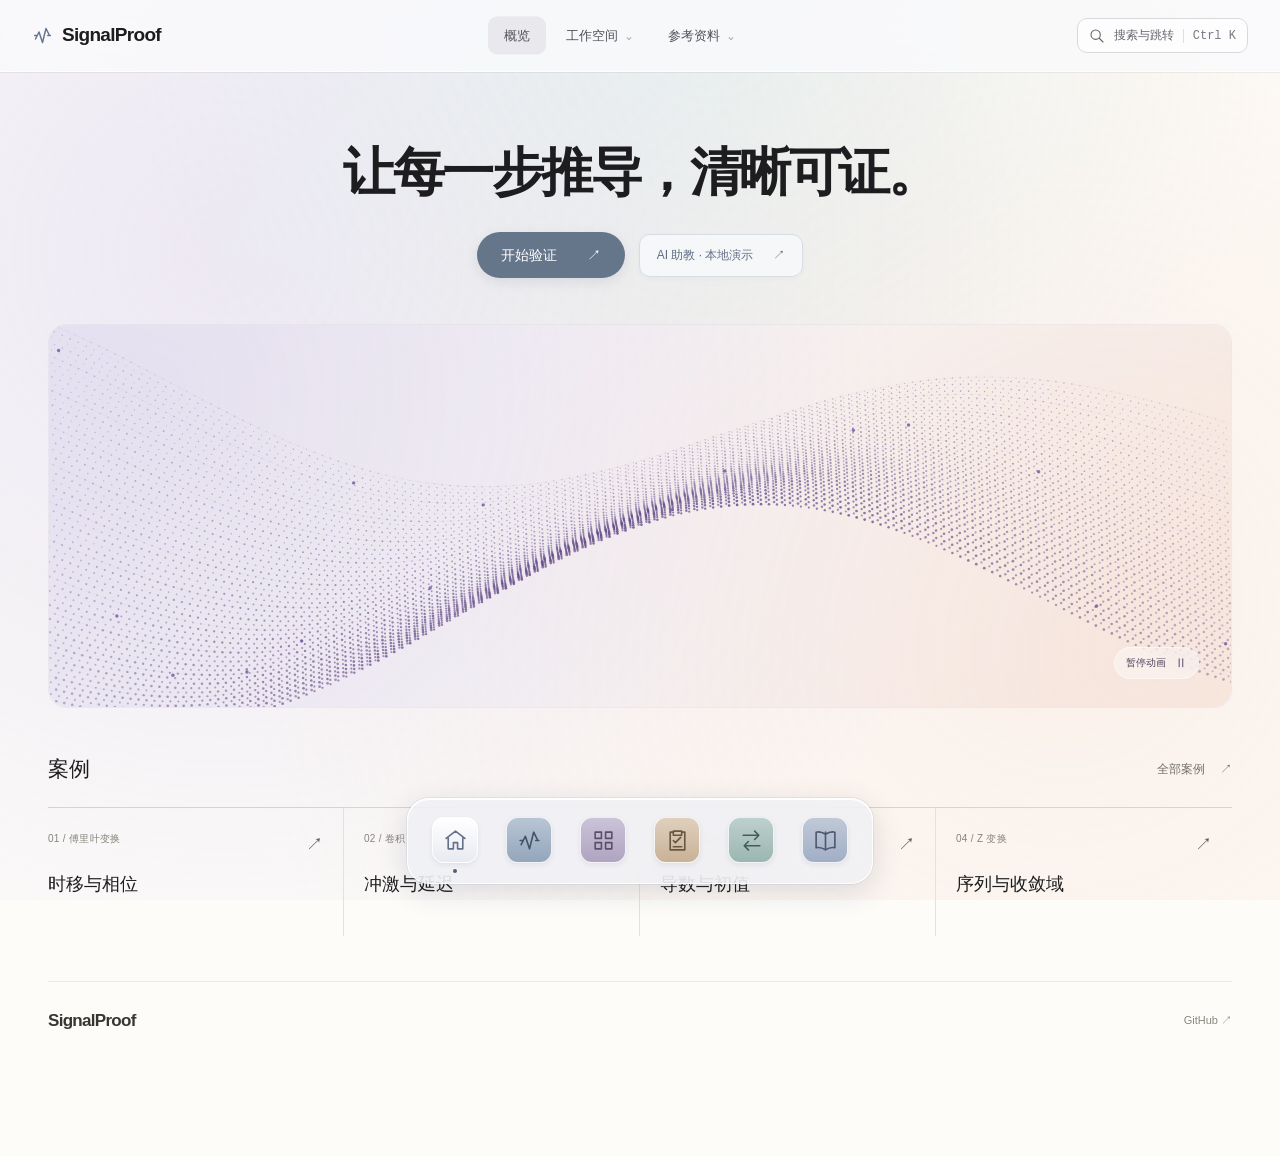
<file: index.html>
<!doctype html>
<html lang="zh-CN">
<head>
<meta charset="utf-8"><meta name="viewport" content="width=device-width,initial-scale=1">
<meta name="description" content="逐步验证信号推导，定位首个错误。卷积、傅里叶、拉普拉斯与 Z 变换。">
<title>SignalProof · 让每一步推导清晰可证</title>
<link rel="stylesheet" href="home.css?v=13">
<script defer src="home.js?v=11"></script><script defer src="flow.js?v=9"></script><script defer src="local-preview.js"></script>
<link rel="stylesheet" href="mac-ui.css?v=5"><script defer src="mac-ui.js?v=2"></script></head>
<body>
<canvas class="page-flow" data-flow="ambient" aria-hidden="true"></canvas>
<a class="skip-link" href="#main">跳到主要内容</a>
<header class="site-header"><a class="brand" href="index.html"><svg viewBox="0 0 32 32" aria-hidden="true"><path d="M2 18h6l5-12 6 21 5-14h6"/></svg>SignalProof</a><nav aria-label="主要导航"><a href="lab.html#cases">案例</a><a href="lab.html#transforms">变换表</a><a href="lab.html#tests">题库</a></nav><a class="nav-cta" href="lab.html#verify">进入工作台 <span aria-hidden="true">↗</span></a></header>
<main id="main">
<section class="intro"><h1>让每一步推导，<br class="mobile-break">清晰可证。</h1><div class="home-actions"><a class="primary" href="lab.html?case=ft-shift#verify">开始验证 <span aria-hidden="true">↗</span></a><a class="local-tutor-link" href="http://localhost:5080" target="_blank" rel="noopener noreferrer">AI 助教 · 本地演示 <span aria-hidden="true">↗</span></a></div></section>
<section class="showcase" aria-label="交互粒子曲面动画">
<div class="signal-art"><canvas class="signal-flow" data-flow="ribbon" aria-hidden="true"></canvas><svg class="wave-art" viewBox="0 0 830 460" fill="none" aria-hidden="true"><g stroke="currentColor" stroke-width=".8"><polyline points="0.0,139.2 4.6,141.8 9.2,144.4 13.8,147.0 18.4,149.7 23.0,152.3 27.6,154.9 32.2,157.6 36.8,160.2 41.4,162.8 46.0,165.4 50.6,167.9 55.2,170.5 59.8,173.0 64.4,175.4 69.0,177.8 73.6,180.2 78.2,182.5 82.8,184.8 87.4,186.9 92.0,189.0 96.6,191.1 101.2,193.0 105.8,194.9 110.4,196.6 115.0,198.3 119.6,199.9 124.2,201.3 128.8,202.6 133.4,203.8 138.0,204.9 142.6,205.8 147.2,206.5 151.8,207.2 156.4,207.6 161.0,207.9 165.6,208.0 170.2,207.9 174.8,207.7 179.4,207.3 184.0,206.6 188.6,205.8 193.2,204.7 197.8,203.5 202.4,202.0 207.0,200.3 211.6,198.4 216.2,196.3 220.8,193.9 225.4,191.3 230.0,188.5 234.6,185.5 239.2,182.3 243.8,178.9 248.4,175.3 253.0,171.4 257.6,167.4 262.2,163.2 266.8,158.9 271.4,154.3 276.0,149.7 280.6,144.9 285.2,139.9 289.8,134.9 294.4,129.8 299.0,124.6 303.6,119.4 308.2,114.1 312.8,108.8 317.4,103.5 322.0,98.3 326.6,93.0 331.2,87.9 335.8,82.8 340.4,77.9 345.0,73.0 349.6,68.4 354.2,63.8 358.8,59.5 363.4,55.4 368.0,51.5 372.6,47.8 377.2,44.4 381.8,41.3 386.4,38.5 391.0,35.9 395.6,33.7 400.2,31.7 404.8,30.1 409.4,28.9 414.0,27.9 418.6,27.3 423.2,27.1 427.8,27.1 432.4,27.6 437.0,28.3 441.6,29.4 446.2,30.8 450.8,32.5 455.4,34.5 460.0,36.8 464.6,39.4 469.2,42.2 473.8,45.3 478.4,48.7 483.0,52.2 487.6,56.0 492.2,59.9 496.8,64.0 501.4,68.3 506.0,72.7 510.6,77.2 515.2,81.8 519.8,86.5 524.4,91.2 529.0,96.0 533.6,100.8 538.2,105.6 542.8,110.3 547.4,115.1 552.0,119.8 556.6,124.5 561.2,129.0 565.8,133.5 570.4,137.9 575.0,142.2 579.6,146.4 584.2,150.4 588.8,154.3 593.4,158.0 598.0,161.7 602.6,165.1 607.2,168.4 611.8,171.5 616.4,174.4 621.0,177.2 625.6,179.8 630.2,182.2 634.8,184.5 639.4,186.6 644.0,188.5 648.6,190.2 653.2,191.7 657.8,193.1 662.4,194.3 667.0,195.4 671.6,196.3 676.2,197.0 680.8,197.5 685.4,198.0 690.0,198.2 694.6,198.3 699.2,198.3 703.8,198.1 708.4,197.8 713.0,197.4 717.6,196.8 722.2,196.1 726.8,195.3 731.4,194.4 736.0,193.4 740.6,192.2 745.2,191.0 749.8,189.6 754.4,188.2 759.0,186.7 763.6,185.0 768.2,183.3 772.8,181.5 777.4,179.7 782.0,177.7 786.6,175.7 791.2,173.6 795.8,171.5 800.4,169.3 805.0,167.1 809.6,164.8 814.2,162.4 818.8,160.1 823.4,157.7 828.0,155.2"/><polyline points="0.0,149.3 4.6,151.9 9.2,154.5 13.8,157.2 18.4,159.8 23.0,162.4 27.6,165.0 32.2,167.6 36.8,170.1 41.4,172.7 46.0,175.2 50.6,177.6 55.2,180.1 59.8,182.5 64.4,184.8 69.0,187.1 73.6,189.3 78.2,191.5 82.8,193.6 87.4,195.6 92.0,197.6 96.6,199.4 101.2,201.2 105.8,202.9 110.4,204.4 115.0,205.9 119.6,207.3 124.2,208.5 128.8,209.6 133.4,210.5 138.0,211.3 142.6,212.0 147.2,212.5 151.8,212.9 156.4,213.1 161.0,213.1 165.6,213.0 170.2,212.6 174.8,212.1 179.4,211.4 184.0,210.5 188.6,209.3 193.2,208.0 197.8,206.5 202.4,204.7 207.0,202.7 211.6,200.6 216.2,198.2 220.8,195.6 225.4,192.7 230.0,189.7 234.6,186.5 239.2,183.0 243.8,179.4 248.4,175.6 253.0,171.5 257.6,167.3 262.2,163.0 266.8,158.5 271.4,153.8 276.0,149.0 280.6,144.1 285.2,139.1 289.8,134.1 294.4,128.9 299.0,123.7 303.6,118.5 308.2,113.2 312.8,108.0 317.4,102.8 322.0,97.6 326.6,92.5 331.2,87.5 335.8,82.6 340.4,77.9 345.0,73.3 349.6,68.8 354.2,64.5 358.8,60.5 363.4,56.7 368.0,53.1 372.6,49.7 377.2,46.7 381.8,43.9 386.4,41.4 391.0,39.3 395.6,37.4 400.2,35.9 404.8,34.7 409.4,33.8 414.0,33.3 418.6,33.1 423.2,33.3 427.8,33.8 432.4,34.6 437.0,35.7 441.6,37.2 446.2,39.0 450.8,41.1 455.4,43.5 460.0,46.1 464.6,49.1 469.2,52.2 473.8,55.7 478.4,59.3 483.0,63.1 487.6,67.2 492.2,71.4 496.8,75.7 501.4,80.2 506.0,84.8 510.6,89.4 515.2,94.2 519.8,99.0 524.4,103.8 529.0,108.7 533.6,113.6 538.2,118.4 542.8,123.2 547.4,128.0 552.0,132.7 556.6,137.3 561.2,141.8 565.8,146.2 570.4,150.6 575.0,154.7 579.6,158.8 584.2,162.7 588.8,166.5 593.4,170.1 598.0,173.5 602.6,176.8 607.2,179.9 611.8,182.8 616.4,185.6 621.0,188.1 625.6,190.5 630.2,192.7 634.8,194.8 639.4,196.6 644.0,198.3 648.6,199.8 653.2,201.1 657.8,202.2 662.4,203.2 667.0,204.0 671.6,204.6 676.2,205.1 680.8,205.5 685.4,205.6 690.0,205.7 694.6,205.5 699.2,205.3 703.8,204.9 708.4,204.4 713.0,203.7 717.6,202.9 722.2,202.0 726.8,201.0 731.4,199.9 736.0,198.7 740.6,197.4 745.2,195.9 749.8,194.4 754.4,192.8 759.0,191.1 763.6,189.3 768.2,187.5 772.8,185.5 777.4,183.5 782.0,181.4 786.6,179.3 791.2,177.1 795.8,174.9 800.4,172.6 805.0,170.3 809.6,167.9 814.2,165.5 818.8,163.1 823.4,160.6 828.0,158.1"/><polyline points="0.0,159.4 4.6,162.0 9.2,164.6 13.8,167.2 18.4,169.8 23.0,172.4 27.6,174.9 32.2,177.4 36.8,179.9 41.4,182.4 46.0,184.8 50.6,187.2 55.2,189.5 59.8,191.8 64.4,194.0 69.0,196.2 73.6,198.3 78.2,200.3 82.8,202.2 87.4,204.1 92.0,205.9 96.6,207.5 101.2,209.1 105.8,210.6 110.4,211.9 115.0,213.2 119.6,214.3 124.2,215.3 128.8,216.2 133.4,216.9 138.0,217.5 142.6,217.9 147.2,218.2 151.8,218.3 156.4,218.2 161.0,218.0 165.6,217.5 170.2,216.9 174.8,216.1 179.4,215.1 184.0,213.9 188.6,212.5 193.2,210.9 197.8,209.1 202.4,207.1 207.0,204.9 211.6,202.5 216.2,199.8 220.8,197.0 225.4,193.9 230.0,190.6 234.6,187.2 239.2,183.5 243.8,179.7 248.4,175.7 253.0,171.5 257.6,167.1 262.2,162.6 266.8,158.0 271.4,153.3 276.0,148.4 280.6,143.4 285.2,138.4 289.8,133.3 294.4,128.1 299.0,122.9 303.6,117.7 308.2,112.6 312.8,107.4 317.4,102.3 322.0,97.3 326.6,92.3 331.2,87.5 335.8,82.8 340.4,78.2 345.0,73.9 349.6,69.7 354.2,65.7 358.8,61.9 363.4,58.4 368.0,55.2 372.6,52.2 377.2,49.5 381.8,47.1 386.4,45.0 391.0,43.2 395.6,41.7 400.2,40.6 404.8,39.8 409.4,39.4 414.0,39.3 418.6,39.5 423.2,40.1 427.8,41.0 432.4,42.2 437.0,43.7 441.6,45.6 446.2,47.8 450.8,50.2 455.4,53.0 460.0,56.0 464.6,59.3 469.2,62.8 473.8,66.5 478.4,70.4 483.0,74.5 487.6,78.8 492.2,83.2 496.8,87.8 501.4,92.4 506.0,97.2 510.6,102.0 515.2,106.9 519.8,111.8 524.4,116.7 529.0,121.6 533.6,126.5 538.2,131.4 542.8,136.2 547.4,140.9 552.0,145.6 556.6,150.2 561.2,154.6 565.8,159.0 570.4,163.2 575.0,167.2 579.6,171.2 584.2,174.9 588.8,178.5 593.4,182.0 598.0,185.2 602.6,188.3 607.2,191.2 611.8,193.9 616.4,196.5 621.0,198.8 625.6,201.0 630.2,203.0 634.8,204.7 639.4,206.4 644.0,207.8 648.6,209.0 653.2,210.1 657.8,211.0 662.4,211.7 667.0,212.3 671.6,212.7 676.2,212.9 680.8,213.0 685.4,213.0 690.0,212.8 694.6,212.4 699.2,211.9 703.8,211.3 708.4,210.6 713.0,209.7 717.6,208.7 722.2,207.7 726.8,206.4 731.4,205.1 736.0,203.7 740.6,202.2 745.2,200.6 749.8,198.9 754.4,197.1 759.0,195.3 763.6,193.4 768.2,191.4 772.8,189.3 777.4,187.2 782.0,185.0 786.6,182.8 791.2,180.5 795.8,178.1 800.4,175.8 805.0,173.4 809.6,170.9 814.2,168.4 818.8,166.0 823.4,163.5 828.0,161.0"/><polyline points="0.0,169.5 4.6,172.1 9.2,174.6 13.8,177.2 18.4,179.7 23.0,182.2 27.6,184.7 32.2,187.1 36.8,189.6 41.4,191.9 46.0,194.2 50.6,196.5 55.2,198.7 59.8,200.9 64.4,203.0 69.0,205.0 73.6,206.9 78.2,208.8 82.8,210.6 87.4,212.2 92.0,213.8 96.6,215.3 101.2,216.7 105.8,218.0 110.4,219.1 115.0,220.2 119.6,221.1 124.2,221.8 128.8,222.5 133.4,222.9 138.0,223.3 142.6,223.4 147.2,223.5 151.8,223.3 156.4,223.0 161.0,222.5 165.6,221.8 170.2,220.9 174.8,219.8 179.4,218.6 184.0,217.1 188.6,215.4 193.2,213.6 197.8,211.5 202.4,209.2 207.0,206.8 211.6,204.1 216.2,201.2 220.8,198.1 225.4,194.8 230.0,191.4 234.6,187.7 239.2,183.9 243.8,179.9 248.4,175.7 253.0,171.3 257.6,166.9 262.2,162.3 266.8,157.5 271.4,152.7 276.0,147.8 280.6,142.8 285.2,137.7 289.8,132.6 294.4,127.5 299.0,122.3 303.6,117.2 308.2,112.1 312.8,107.1 317.4,102.1 322.0,97.2 326.6,92.4 331.2,87.8 335.8,83.3 340.4,79.0 345.0,74.9 349.6,71.0 354.2,67.3 358.8,63.8 363.4,60.7 368.0,57.7 372.6,55.1 377.2,52.8 381.8,50.8 386.4,49.1 391.0,47.7 395.6,46.6 400.2,45.9 404.8,45.5 409.4,45.5 414.0,45.8 418.6,46.5 423.2,47.4 427.8,48.8 432.4,50.4 437.0,52.3 441.6,54.6 446.2,57.1 450.8,59.9 455.4,63.0 460.0,66.4 464.6,70.0 469.2,73.8 473.8,77.8 478.4,81.9 483.0,86.3 487.6,90.8 492.2,95.4 496.8,100.1 501.4,105.0 506.0,109.9 510.6,114.8 515.2,119.8 519.8,124.8 524.4,129.7 529.0,134.7 533.6,139.6 538.2,144.5 542.8,149.3 547.4,154.0 552.0,158.6 556.6,163.0 561.2,167.4 565.8,171.6 570.4,175.7 575.0,179.7 579.6,183.4 584.2,187.0 588.8,190.5 593.4,193.7 598.0,196.8 602.6,199.6 607.2,202.3 611.8,204.8 616.4,207.1 621.0,209.3 625.6,211.2 630.2,212.9 634.8,214.5 639.4,215.8 644.0,217.0 648.6,218.0 653.2,218.8 657.8,219.5 662.4,220.0 667.0,220.3 671.6,220.4 676.2,220.5 680.8,220.3 685.4,220.0 690.0,219.6 694.6,219.0 699.2,218.3 703.8,217.5 708.4,216.5 713.0,215.4 717.6,214.3 722.2,213.0 726.8,211.6 731.4,210.1 736.0,208.5 740.6,206.8 745.2,205.0 749.8,203.2 754.4,201.3 759.0,199.3 763.6,197.2 768.2,195.1 772.8,192.9 777.4,190.6 782.0,188.4 786.6,186.0 791.2,183.6 795.8,181.2 800.4,178.8 805.0,176.3 809.6,173.8 814.2,171.3 818.8,168.8 823.4,166.3 828.0,163.7"/><polyline points="0.0,179.5 4.6,182.1 9.2,184.6 13.8,187.1 18.4,189.5 23.0,192.0 27.6,194.4 32.2,196.7 36.8,199.0 41.4,201.3 46.0,203.5 50.6,205.6 55.2,207.7 59.8,209.7 64.4,211.7 69.0,213.5 73.6,215.3 78.2,217.0 82.8,218.6 87.4,220.1 92.0,221.5 96.6,222.8 101.2,224.0 105.8,225.0 110.4,226.0 115.0,226.8 119.6,227.5 124.2,228.0 128.8,228.4 133.4,228.6 138.0,228.7 142.6,228.6 147.2,228.4 151.8,228.0 156.4,227.4 161.0,226.6 165.6,225.7 170.2,224.5 174.8,223.2 179.4,221.7 184.0,220.0 188.6,218.0 193.2,215.9 197.8,213.6 202.4,211.1 207.0,208.4 211.6,205.5 216.2,202.4 220.8,199.1 225.4,195.6 230.0,191.9 234.6,188.1 239.2,184.1 243.8,179.9 248.4,175.6 253.0,171.1 257.6,166.5 262.2,161.8 266.8,157.0 271.4,152.1 276.0,147.2 280.6,142.2 285.2,137.1 289.8,132.0 294.4,126.9 299.0,121.9 303.6,116.8 308.2,111.9 312.8,107.0 317.4,102.2 322.0,97.5 326.6,92.9 331.2,88.5 335.8,84.2 340.4,80.2 345.0,76.4 349.6,72.7 354.2,69.4 358.8,66.3 363.4,63.4 368.0,60.9 372.6,58.6 377.2,56.7 381.8,55.0 386.4,53.7 391.0,52.8 395.6,52.1 400.2,51.8 404.8,51.9 409.4,52.3 414.0,53.0 418.6,54.0 423.2,55.4 427.8,57.1 432.4,59.2 437.0,61.5 441.6,64.1 446.2,67.0 450.8,70.2 455.4,73.6 460.0,77.2 464.6,81.1 469.2,85.2 473.8,89.5 478.4,93.9 483.0,98.5 487.6,103.1 492.2,108.0 496.8,112.8 501.4,117.8 506.0,122.8 510.6,127.8 515.2,132.9 519.8,137.9 524.4,142.9 529.0,147.9 533.6,152.8 538.2,157.6 542.8,162.4 547.4,167.0 552.0,171.5 556.6,175.9 561.2,180.2 565.8,184.3 570.4,188.2 575.0,192.0 579.6,195.6 584.2,199.0 588.8,202.2 593.4,205.2 598.0,208.1 602.6,210.8 607.2,213.2 611.8,215.5 616.4,217.5 621.0,219.4 625.6,221.1 630.2,222.6 634.8,223.9 639.4,225.0 644.0,225.9 648.6,226.7 653.2,227.2 657.8,227.6 662.4,227.9 667.0,227.9 671.6,227.9 676.2,227.6 680.8,227.2 685.4,226.7 690.0,226.0 694.6,225.2 699.2,224.3 703.8,223.3 708.4,222.1 713.0,220.8 717.6,219.5 722.2,218.0 726.8,216.4 731.4,214.7 736.0,213.0 740.6,211.1 745.2,209.2 749.8,207.2 754.4,205.1 759.0,203.0 763.6,200.8 768.2,198.6 772.8,196.3 777.4,194.0 782.0,191.6 786.6,189.1 791.2,186.7 795.8,184.2 800.4,181.7 805.0,179.2 809.6,176.7 814.2,174.1 818.8,171.6 823.4,169.0 828.0,166.5"/><polyline points="0.0,189.5 4.6,191.9 9.2,194.4 13.8,196.8 18.4,199.2 23.0,201.6 27.6,203.9 32.2,206.1 36.8,208.3 41.4,210.5 46.0,212.6 50.6,214.6 55.2,216.5 59.8,218.4 64.4,220.2 69.0,221.9 73.6,223.5 78.2,225.0 82.8,226.4 87.4,227.7 92.0,228.9 96.6,230.0 101.2,231.0 105.8,231.8 110.4,232.5 115.0,233.1 119.6,233.5 124.2,233.8 128.8,234.0 133.4,234.0 138.0,233.8 142.6,233.5 147.2,233.0 151.8,232.3 156.4,231.5 161.0,230.4 165.6,229.2 170.2,227.8 174.8,226.3 179.4,224.5 184.0,222.5 188.6,220.3 193.2,218.0 197.8,215.4 202.4,212.7 207.0,209.8 211.6,206.6 216.2,203.3 220.8,199.8 225.4,196.2 230.0,192.3 234.6,188.3 239.2,184.2 243.8,179.9 248.4,175.4 253.0,170.9 257.6,166.2 262.2,161.4 266.8,156.6 271.4,151.7 276.0,146.7 280.6,141.7 285.2,136.7 289.8,131.7 294.4,126.6 299.0,121.7 303.6,116.8 308.2,111.9 312.8,107.2 317.4,102.6 322.0,98.1 326.6,93.7 331.2,89.6 335.8,85.6 340.4,81.8 345.0,78.3 349.6,75.0 354.2,72.0 358.8,69.2 363.4,66.7 368.0,64.6 372.6,62.7 377.2,61.1 381.8,59.9 386.4,59.0 391.0,58.4 395.6,58.2 400.2,58.3 404.8,58.8 409.4,59.6 414.0,60.7 418.6,62.2 423.2,64.0 427.8,66.1 432.4,68.5 437.0,71.2 441.6,74.2 446.2,77.4 450.8,80.9 455.4,84.6 460.0,88.6 464.6,92.7 469.2,97.1 473.8,101.6 478.4,106.2 483.0,111.0 487.6,115.8 492.2,120.8 496.8,125.8 501.4,130.9 506.0,136.0 510.6,141.1 515.2,146.2 519.8,151.2 524.4,156.2 529.0,161.2 533.6,166.1 538.2,170.8 542.8,175.5 547.4,180.0 552.0,184.4 556.6,188.7 561.2,192.8 565.8,196.8 570.4,200.5 575.0,204.1 579.6,207.5 584.2,210.7 588.8,213.8 593.4,216.6 598.0,219.2 602.6,221.6 607.2,223.8 611.8,225.9 616.4,227.7 621.0,229.3 625.6,230.7 630.2,232.0 634.8,233.0 639.4,233.8 644.0,234.5 648.6,235.0 653.2,235.3 657.8,235.5 662.4,235.4 667.0,235.3 671.6,234.9 676.2,234.5 680.8,233.8 685.4,233.1 690.0,232.2 694.6,231.2 699.2,230.0 703.8,228.8 708.4,227.4 713.0,225.9 717.6,224.4 722.2,222.7 726.8,221.0 731.4,219.1 736.0,217.2 740.6,215.2 745.2,213.1 749.8,211.0 754.4,208.8 759.0,206.6 763.6,204.3 768.2,201.9 772.8,199.5 777.4,197.1 782.0,194.6 786.6,192.1 791.2,189.6 795.8,187.1 800.4,184.6 805.0,182.0 809.6,179.4 814.2,176.9 818.8,174.3 823.4,171.8 828.0,169.2"/><polyline points="0.0,199.3 4.6,201.7 9.2,204.1 13.8,206.4 18.4,208.7 23.0,211.0 27.6,213.2 32.2,215.3 36.8,217.4 41.4,219.4 46.0,221.4 50.6,223.3 55.2,225.0 59.8,226.8 64.4,228.4 69.0,229.9 73.6,231.3 78.2,232.7 82.8,233.9 87.4,235.0 92.0,236.0 96.6,236.9 101.2,237.6 105.8,238.2 110.4,238.7 115.0,239.1 119.6,239.3 124.2,239.3 128.8,239.2 133.4,239.0 138.0,238.6 142.6,238.0 147.2,237.3 151.8,236.3 156.4,235.2 161.0,234.0 165.6,232.5 170.2,230.9 174.8,229.0 179.4,227.0 184.0,224.8 188.6,222.4 193.2,219.8 197.8,217.0 202.4,214.1 207.0,210.9 211.6,207.6 216.2,204.1 220.8,200.4 225.4,196.6 230.0,192.6 234.6,188.5 239.2,184.2 243.8,179.8 248.4,175.3 253.0,170.6 257.6,165.9 262.2,161.1 266.8,156.2 271.4,151.3 276.0,146.4 280.6,141.4 285.2,136.4 289.8,131.5 294.4,126.6 299.0,121.7 303.6,117.0 308.2,112.3 312.8,107.8 317.4,103.3 322.0,99.1 326.6,95.0 331.2,91.1 335.8,87.4 340.4,84.0 345.0,80.7 349.6,77.8 354.2,75.1 358.8,72.7 363.4,70.6 368.0,68.8 372.6,67.3 377.2,66.2 381.8,65.4 386.4,64.9 391.0,64.7 395.6,64.9 400.2,65.5 404.8,66.3 409.4,67.5 414.0,69.1 418.6,70.9 423.2,73.1 427.8,75.6 432.4,78.4 437.0,81.4 441.6,84.7 446.2,88.3 450.8,92.1 455.4,96.1 460.0,100.3 464.6,104.8 469.2,109.3 473.8,114.0 478.4,118.9 483.0,123.8 487.6,128.8 492.2,133.9 496.8,139.0 501.4,144.2 506.0,149.4 510.6,154.5 515.2,159.6 519.8,164.7 524.4,169.6 529.0,174.5 533.6,179.4 538.2,184.0 542.8,188.6 547.4,193.0 552.0,197.3 556.6,201.4 561.2,205.4 565.8,209.1 570.4,212.7 575.0,216.1 579.6,219.3 584.2,222.3 588.8,225.1 593.4,227.7 598.0,230.0 602.6,232.2 607.2,234.2 611.8,235.9 616.4,237.5 621.0,238.9 625.6,240.0 630.2,241.0 634.8,241.8 639.4,242.4 644.0,242.8 648.6,243.0 653.2,243.0 657.8,242.9 662.4,242.7 667.0,242.2 671.6,241.7 676.2,241.0 680.8,240.1 685.4,239.1 690.0,238.0 694.6,236.8 699.2,235.4 703.8,234.0 708.4,232.4 713.0,230.8 717.6,229.0 722.2,227.2 726.8,225.3 731.4,223.3 736.0,221.2 740.6,219.0 745.2,216.8 749.8,214.6 754.4,212.3 759.0,209.9 763.6,207.5 768.2,205.1 772.8,202.6 777.4,200.1 782.0,197.6 786.6,195.0 791.2,192.5 795.8,189.9 800.4,187.3 805.0,184.7 809.6,182.2 814.2,179.6 818.8,177.0 823.4,174.5 828.0,172.0"/><polyline points="0.0,209.0 4.6,211.4 9.2,213.7 13.8,215.9 18.4,218.1 23.0,220.3 27.6,222.3 32.2,224.4 36.8,226.3 41.4,228.2 46.0,230.0 50.6,231.7 55.2,233.3 59.8,234.9 64.4,236.3 69.0,237.7 73.6,238.9 78.2,240.0 82.8,241.1 87.4,242.0 92.0,242.7 96.6,243.4 101.2,243.9 105.8,244.3 110.4,244.6 115.0,244.7 119.6,244.7 124.2,244.5 128.8,244.2 133.4,243.7 138.0,243.0 142.6,242.2 147.2,241.2 151.8,240.0 156.4,238.7 161.0,237.2 165.6,235.5 170.2,233.6 174.8,231.5 179.4,229.3 184.0,226.8 188.6,224.2 193.2,221.4 197.8,218.4 202.4,215.3 207.0,211.9 211.6,208.4 216.2,204.7 220.8,200.9 225.4,196.9 230.0,192.8 234.6,188.6 239.2,184.2 243.8,179.7 248.4,175.1 253.0,170.4 257.6,165.6 262.2,160.8 266.8,156.0 271.4,151.1 276.0,146.2 280.6,141.3 285.2,136.4 289.8,131.6 294.4,126.8 299.0,122.1 303.6,117.5 308.2,113.0 312.8,108.7 317.4,104.5 322.0,100.5 326.6,96.7 331.2,93.1 335.8,89.7 340.4,86.6 345.0,83.7 349.6,81.1 354.2,78.8 358.8,76.7 363.4,75.0 368.0,73.6 372.6,72.6 377.2,71.8 381.8,71.4 386.4,71.3 391.0,71.6 395.6,72.2 400.2,73.2 404.8,74.5 409.4,76.1 414.0,78.0 418.6,80.2 423.2,82.8 427.8,85.6 432.4,88.8 437.0,92.2 441.6,95.8 446.2,99.7 450.8,103.8 455.4,108.1 460.0,112.5 464.6,117.2 469.2,121.9 473.8,126.8 478.4,131.9 483.0,136.9 487.6,142.1 492.2,147.3 496.8,152.5 501.4,157.7 506.0,162.9 510.6,168.0 515.2,173.1 519.8,178.1 524.4,183.1 529.0,187.9 533.6,192.6 538.2,197.2 542.8,201.7 547.4,205.9 552.0,210.1 556.6,214.0 561.2,217.8 565.8,221.3 570.4,224.7 575.0,227.9 579.6,230.8 584.2,233.6 588.8,236.2 593.4,238.5 598.0,240.6 602.6,242.5 607.2,244.2 611.8,245.7 616.4,247.0 621.0,248.1 625.6,249.0 630.2,249.7 634.8,250.2 639.4,250.5 644.0,250.7 648.6,250.6 653.2,250.4 657.8,250.1 662.4,249.6 667.0,248.9 671.6,248.1 676.2,247.1 680.8,246.0 685.4,244.8 690.0,243.5 694.6,242.1 699.2,240.5 703.8,238.9 708.4,237.1 713.0,235.3 717.6,233.4 722.2,231.4 726.8,229.3 731.4,227.2 736.0,224.9 740.6,222.7 745.2,220.4 749.8,218.0 754.4,215.6 759.0,213.1 763.6,210.6 768.2,208.1 772.8,205.6 777.4,203.0 782.0,200.4 786.6,197.8 791.2,195.2 795.8,192.6 800.4,190.0 805.0,187.4 809.6,184.9 814.2,182.3 818.8,179.8 823.4,177.3 828.0,174.8"/><polyline points="0.0,218.6 4.6,220.9 9.2,223.1 13.8,225.2 18.4,227.3 23.0,229.3 27.6,231.3 32.2,233.2 36.8,235.0 41.4,236.7 46.0,238.3 50.6,239.9 55.2,241.4 59.8,242.7 64.4,244.0 69.0,245.1 73.6,246.2 78.2,247.1 82.8,247.9 87.4,248.6 92.0,249.2 96.6,249.6 101.2,250.0 105.8,250.1 110.4,250.2 115.0,250.0 119.6,249.8 124.2,249.4 128.8,248.8 133.4,248.0 138.0,247.1 142.6,246.1 147.2,244.8 151.8,243.4 156.4,241.9 161.0,240.1 165.6,238.2 170.2,236.0 174.8,233.8 179.4,231.3 184.0,228.6 188.6,225.8 193.2,222.8 197.8,219.6 202.4,216.3 207.0,212.8 211.6,209.1 216.2,205.3 220.8,201.3 225.4,197.2 230.0,193.0 234.6,188.6 239.2,184.2 243.8,179.6 248.4,175.0 253.0,170.3 257.6,165.5 262.2,160.7 266.8,155.9 271.4,151.0 276.0,146.2 280.6,141.4 285.2,136.6 289.8,131.9 294.4,127.3 299.0,122.8 303.6,118.4 308.2,114.1 312.8,110.0 317.4,106.1 322.0,102.4 326.6,98.8 331.2,95.5 335.8,92.5 340.4,89.7 345.0,87.2 349.6,84.9 354.2,83.0 358.8,81.4 363.4,80.0 368.0,79.0 372.6,78.4 377.2,78.1 381.8,78.1 386.4,78.4 391.0,79.1 395.6,80.1 400.2,81.5 404.8,83.2 409.4,85.2 414.0,87.5 418.6,90.1 423.2,93.0 427.8,96.2 432.4,99.7 437.0,103.4 441.6,107.3 446.2,111.5 450.8,115.9 455.4,120.4 460.0,125.1 464.6,129.9 469.2,134.9 473.8,140.0 478.4,145.1 483.0,150.3 487.6,155.6 492.2,160.8 496.8,166.1 501.4,171.3 506.0,176.5 510.6,181.6 515.2,186.7 519.8,191.7 524.4,196.5 529.0,201.3 533.6,205.9 538.2,210.3 542.8,214.6 547.4,218.7 552.0,222.7 556.6,226.4 561.2,230.0 565.8,233.3 570.4,236.5 575.0,239.4 579.6,242.1 584.2,244.7 588.8,246.9 593.4,249.0 598.0,250.9 602.6,252.5 607.2,254.0 611.8,255.2 616.4,256.2 621.0,257.0 625.6,257.6 630.2,258.0 634.8,258.3 639.4,258.3 644.0,258.2 648.6,257.9 653.2,257.5 657.8,256.8 662.4,256.1 667.0,255.2 671.6,254.1 676.2,253.0 680.8,251.6 685.4,250.2 690.0,248.7 694.6,247.1 699.2,245.3 703.8,243.5 708.4,241.6 713.0,239.5 717.6,237.5 722.2,235.3 726.8,233.1 731.4,230.8 736.0,228.5 740.6,226.1 745.2,223.7 749.8,221.2 754.4,218.7 759.0,216.1 763.6,213.6 768.2,211.0 772.8,208.4 777.4,205.8 782.0,203.2 786.6,200.5 791.2,197.9 795.8,195.3 800.4,192.7 805.0,190.1 809.6,187.6 814.2,185.0 818.8,182.5 823.4,180.1 828.0,177.6"/><polyline points="0.0,228.0 4.6,230.2 9.2,232.3 13.8,234.3 18.4,236.3 23.0,238.2 27.6,240.0 32.2,241.7 36.8,243.4 41.4,245.0 46.0,246.4 50.6,247.8 55.2,249.1 59.8,250.3 64.4,251.4 69.0,252.3 73.6,253.2 78.2,253.9 82.8,254.5 87.4,255.0 92.0,255.3 96.6,255.6 101.2,255.6 105.8,255.6 110.4,255.4 115.0,255.0 119.6,254.5 124.2,253.9 128.8,253.1 133.4,252.1 138.0,251.0 142.6,249.7 147.2,248.2 151.8,246.6 156.4,244.7 161.0,242.8 165.6,240.6 170.2,238.3 174.8,235.8 179.4,233.1 184.0,230.2 188.6,227.2 193.2,224.0 197.8,220.7 202.4,217.2 207.0,213.5 211.6,209.7 216.2,205.7 220.8,201.7 225.4,197.4 230.0,193.1 234.6,188.7 239.2,184.2 243.8,179.6 248.4,174.9 253.0,170.2 257.6,165.5 262.2,160.7 266.8,155.9 271.4,151.2 276.0,146.4 280.6,141.8 285.2,137.1 289.8,132.6 294.4,128.2 299.0,123.8 303.6,119.7 308.2,115.6 312.8,111.8 317.4,108.1 322.0,104.7 326.6,101.5 331.2,98.5 335.8,95.8 340.4,93.4 345.0,91.2 349.6,89.3 354.2,87.8 358.8,86.6 363.4,85.6 368.0,85.1 372.6,84.8 377.2,84.9 381.8,85.3 386.4,86.1 391.0,87.2 395.6,88.6 400.2,90.4 404.8,92.4 409.4,94.8 414.0,97.5 418.6,100.5 423.2,103.8 427.8,107.3 432.4,111.1 437.0,115.1 441.6,119.3 446.2,123.7 450.8,128.3 455.4,133.1 460.0,138.0 464.6,143.0 469.2,148.2 473.8,153.4 478.4,158.6 483.0,163.9 487.6,169.2 492.2,174.5 496.8,179.8 501.4,185.0 506.0,190.2 510.6,195.3 515.2,200.3 519.8,205.2 524.4,209.9 529.0,214.5 533.6,219.0 538.2,223.3 542.8,227.4 547.4,231.4 552.0,235.1 556.6,238.7 561.2,242.0 565.8,245.1 570.4,248.0 575.0,250.7 579.6,253.2 584.2,255.4 588.8,257.4 593.4,259.2 598.0,260.8 602.6,262.2 607.2,263.3 611.8,264.3 616.4,265.0 621.0,265.5 625.6,265.9 630.2,266.0 634.8,266.0 639.4,265.8 644.0,265.4 648.6,264.8 653.2,264.1 657.8,263.3 662.4,262.3 667.0,261.1 671.6,259.8 676.2,258.4 680.8,256.9 685.4,255.3 690.0,253.6 694.6,251.7 699.2,249.8 703.8,247.8 708.4,245.7 713.0,243.5 717.6,241.3 722.2,239.0 726.8,236.7 731.4,234.3 736.0,231.8 740.6,229.3 745.2,226.8 749.8,224.2 754.4,221.6 759.0,219.0 763.6,216.4 768.2,213.8 772.8,211.1 777.4,208.5 782.0,205.8 786.6,203.2 791.2,200.6 795.8,198.0 800.4,195.4 805.0,192.8 809.6,190.3 814.2,187.8 818.8,185.3 823.4,182.9 828.0,180.5"/><polyline points="0.0,237.3 4.6,239.4 9.2,241.3 13.8,243.2 18.4,245.1 23.0,246.8 27.6,248.5 32.2,250.1 36.8,251.6 41.4,253.0 46.0,254.3 50.6,255.5 55.2,256.6 59.8,257.6 64.4,258.4 69.0,259.2 73.6,259.8 78.2,260.4 82.8,260.8 87.4,261.0 92.0,261.2 96.6,261.2 101.2,261.0 105.8,260.7 110.4,260.3 115.0,259.7 119.6,259.0 124.2,258.1 128.8,257.1 133.4,255.9 138.0,254.5 142.6,253.0 147.2,251.3 151.8,249.4 156.4,247.4 161.0,245.2 165.6,242.8 170.2,240.3 174.8,237.6 179.4,234.7 184.0,231.7 188.6,228.5 193.2,225.1 197.8,221.6 202.4,217.9 207.0,214.1 211.6,210.2 216.2,206.1 220.8,202.0 225.4,197.7 230.0,193.3 234.6,188.8 239.2,184.3 243.8,179.7 248.4,175.0 253.0,170.3 257.6,165.6 262.2,160.9 266.8,156.2 271.4,151.6 276.0,147.0 280.6,142.4 285.2,138.0 289.8,133.6 294.4,129.4 299.0,125.3 303.6,121.3 308.2,117.6 312.8,114.0 317.4,110.7 322.0,107.5 326.6,104.6 331.2,102.0 335.8,99.7 340.4,97.6 345.0,95.8 349.6,94.3 354.2,93.2 358.8,92.3 363.4,91.8 368.0,91.7 372.6,91.8 377.2,92.3 381.8,93.2 386.4,94.3 391.0,95.8 395.6,97.7 400.2,99.8 404.8,102.3 409.4,105.0 414.0,108.1 418.6,111.4 423.2,115.0 427.8,118.9 432.4,122.9 437.0,127.2 441.6,131.7 446.2,136.4 450.8,141.2 455.4,146.2 460.0,151.2 464.6,156.4 469.2,161.7 473.8,167.0 478.4,172.3 483.0,177.7 487.6,183.0 492.2,188.3 496.8,193.6 501.4,198.8 506.0,203.9 510.6,209.0 515.2,213.9 519.8,218.6 524.4,223.3 529.0,227.7 533.6,232.0 538.2,236.2 542.8,240.1 547.4,243.8 552.0,247.4 556.6,250.7 561.2,253.8 565.8,256.6 570.4,259.3 575.0,261.7 579.6,263.9 584.2,265.9 588.8,267.6 593.4,269.1 598.0,270.4 602.6,271.5 607.2,272.4 611.8,273.0 616.4,273.5 621.0,273.7 625.6,273.8 630.2,273.7 634.8,273.3 639.4,272.9 644.0,272.2 648.6,271.4 653.2,270.4 657.8,269.3 662.4,268.1 667.0,266.7 671.6,265.2 676.2,263.6 680.8,261.9 685.4,260.1 690.0,258.1 694.6,256.1 699.2,254.0 703.8,251.8 708.4,249.6 713.0,247.3 717.6,244.9 722.2,242.5 726.8,240.0 731.4,237.5 736.0,235.0 740.6,232.4 745.2,229.8 749.8,227.1 754.4,224.5 759.0,221.8 763.6,219.1 768.2,216.5 772.8,213.8 777.4,211.1 782.0,208.5 786.6,205.8 791.2,203.2 795.8,200.6 800.4,198.1 805.0,195.5 809.6,193.0 814.2,190.6 818.8,188.2 823.4,185.8 828.0,183.5"/><polyline points="0.0,246.4 4.6,248.3 9.2,250.2 13.8,251.9 18.4,253.6 23.0,255.2 27.6,256.7 32.2,258.2 36.8,259.5 41.4,260.7 46.0,261.8 50.6,262.8 55.2,263.8 59.8,264.6 64.4,265.2 69.0,265.8 73.6,266.2 78.2,266.5 82.8,266.7 87.4,266.8 92.0,266.7 96.6,266.5 101.2,266.1 105.8,265.6 110.4,264.9 115.0,264.1 119.6,263.2 124.2,262.1 128.8,260.8 133.4,259.4 138.0,257.8 142.6,256.0 147.2,254.1 151.8,252.0 156.4,249.8 161.0,247.4 165.6,244.8 170.2,242.1 174.8,239.2 179.4,236.1 184.0,232.9 188.6,229.6 193.2,226.1 197.8,222.4 202.4,218.6 207.0,214.7 211.6,210.7 216.2,206.5 220.8,202.3 225.4,197.9 230.0,193.5 234.6,189.0 239.2,184.5 243.8,179.9 248.4,175.3 253.0,170.6 257.6,166.0 262.2,161.4 266.8,156.8 271.4,152.2 276.0,147.8 280.6,143.4 285.2,139.1 289.8,135.0 294.4,131.0 299.0,127.1 303.6,123.5 308.2,120.0 312.8,116.7 317.4,113.7 322.0,110.9 326.6,108.3 331.2,106.1 335.8,104.1 340.4,102.4 345.0,101.0 349.6,99.9 354.2,99.1 358.8,98.7 363.4,98.6 368.0,98.9 372.6,99.4 377.2,100.3 381.8,101.6 386.4,103.2 391.0,105.1 395.6,107.3 400.2,109.8 404.8,112.6 409.4,115.8 414.0,119.2 418.6,122.8 423.2,126.7 427.8,130.9 432.4,135.2 437.0,139.8 441.6,144.5 446.2,149.4 450.8,154.4 455.4,159.5 460.0,164.7 464.6,170.0 469.2,175.4 473.8,180.8 478.4,186.2 483.0,191.6 487.6,196.9 492.2,202.2 496.8,207.5 501.4,212.6 506.0,217.7 510.6,222.6 515.2,227.4 519.8,232.0 524.4,236.5 529.0,240.8 533.6,244.9 538.2,248.8 542.8,252.6 547.4,256.1 552.0,259.4 556.6,262.4 561.2,265.3 565.8,267.9 570.4,270.2 575.0,272.4 579.6,274.3 584.2,276.0 588.8,277.4 593.4,278.7 598.0,279.7 602.6,280.5 607.2,281.0 611.8,281.4 616.4,281.6 621.0,281.5 625.6,281.3 630.2,280.9 634.8,280.3 639.4,279.6 644.0,278.7 648.6,277.6 653.2,276.4 657.8,275.1 662.4,273.6 667.0,272.0 671.6,270.3 676.2,268.5 680.8,266.5 685.4,264.5 690.0,262.4 694.6,260.2 699.2,258.0 703.8,255.6 708.4,253.2 713.0,250.8 717.6,248.3 722.2,245.8 726.8,243.2 731.4,240.6 736.0,237.9 740.6,235.3 745.2,232.6 749.8,229.9 754.4,227.2 759.0,224.5 763.6,221.8 768.2,219.1 772.8,216.4 777.4,213.7 782.0,211.1 786.6,208.5 791.2,205.9 795.8,203.3 800.4,200.8 805.0,198.3 809.6,195.8 814.2,193.4 818.8,191.1 823.4,188.8 828.0,186.6"/><polyline points="0.0,255.3 4.6,257.1 9.2,258.8 13.8,260.4 18.4,261.9 23.0,263.4 27.6,264.7 32.2,266.0 36.8,267.1 41.4,268.2 46.0,269.1 50.6,269.9 55.2,270.7 59.8,271.3 64.4,271.7 69.0,272.1 73.6,272.3 78.2,272.4 82.8,272.4 87.4,272.2 92.0,271.9 96.6,271.5 101.2,270.9 105.8,270.1 110.4,269.3 115.0,268.2 119.6,267.1 124.2,265.7 128.8,264.2 133.4,262.6 138.0,260.8 142.6,258.8 147.2,256.7 151.8,254.4 156.4,252.0 161.0,249.4 165.6,246.6 170.2,243.7 174.8,240.6 179.4,237.4 184.0,234.1 188.6,230.6 193.2,226.9 197.8,223.2 202.4,219.3 207.0,215.3 211.6,211.2 216.2,206.9 220.8,202.6 225.4,198.3 230.0,193.8 234.6,189.3 239.2,184.8 243.8,180.2 248.4,175.7 253.0,171.1 257.6,166.6 262.2,162.1 266.8,157.6 271.4,153.2 276.0,148.9 280.6,144.7 285.2,140.7 289.8,136.8 294.4,133.0 299.0,129.4 303.6,126.0 308.2,122.8 312.8,119.9 317.4,117.2 322.0,114.7 326.6,112.5 331.2,110.6 335.8,109.0 340.4,107.7 345.0,106.7 349.6,106.0 354.2,105.7 358.8,105.7 363.4,106.0 368.0,106.6 372.6,107.6 377.2,108.9 381.8,110.6 386.4,112.6 391.0,114.9 395.6,117.4 400.2,120.3 404.8,123.5 409.4,127.0 414.0,130.7 418.6,134.7 423.2,138.9 427.8,143.3 432.4,147.9 437.0,152.7 441.6,157.6 446.2,162.7 450.8,167.9 455.4,173.1 460.0,178.5 464.6,183.9 469.2,189.3 473.8,194.8 478.4,200.2 483.0,205.6 487.6,210.9 492.2,216.2 496.8,221.3 501.4,226.4 506.0,231.4 510.6,236.2 515.2,240.8 519.8,245.3 524.4,249.6 529.0,253.7 533.6,257.6 538.2,261.3 542.8,264.8 547.4,268.1 552.0,271.1 556.6,273.9 561.2,276.5 565.8,278.8 570.4,280.9 575.0,282.7 579.6,284.4 584.2,285.7 588.8,286.9 593.4,287.8 598.0,288.5 602.6,289.0 607.2,289.3 611.8,289.4 616.4,289.3 621.0,288.9 625.6,288.4 630.2,287.8 634.8,286.9 639.4,285.9 644.0,284.8 648.6,283.4 653.2,282.0 657.8,280.4 662.4,278.7 667.0,276.9 671.6,275.0 676.2,273.0 680.8,270.9 685.4,268.7 690.0,266.4 694.6,264.1 699.2,261.7 703.8,259.2 708.4,256.7 713.0,254.1 717.6,251.5 722.2,248.8 726.8,246.2 731.4,243.5 736.0,240.8 740.6,238.0 745.2,235.3 749.8,232.6 754.4,229.8 759.0,227.1 763.6,224.4 768.2,221.7 772.8,219.0 777.4,216.3 782.0,213.7 786.6,211.1 791.2,208.5 795.8,206.0 800.4,203.5 805.0,201.1 809.6,198.7 814.2,196.4 818.8,194.1 823.4,192.0 828.0,189.8"/><polyline points="0.0,264.0 4.6,265.6 9.2,267.2 13.8,268.6 18.4,270.0 23.0,271.3 27.6,272.5 32.2,273.5 36.8,274.5 41.4,275.4 46.0,276.1 50.6,276.7 55.2,277.3 59.8,277.7 64.4,277.9 69.0,278.1 73.6,278.1 78.2,278.0 82.8,277.7 87.4,277.3 92.0,276.8 96.6,276.2 101.2,275.4 105.8,274.4 110.4,273.3 115.0,272.1 119.6,270.7 124.2,269.1 128.8,267.4 133.4,265.6 138.0,263.5 142.6,261.4 147.2,259.1 151.8,256.6 156.4,254.0 161.0,251.2 165.6,248.3 170.2,245.2 174.8,242.0 179.4,238.6 184.0,235.1 188.6,231.5 193.2,227.7 197.8,223.9 202.4,219.9 207.0,215.8 211.6,211.7 216.2,207.4 220.8,203.1 225.4,198.7 230.0,194.3 234.6,189.8 239.2,185.3 243.8,180.8 248.4,176.3 253.0,171.8 257.6,167.4 262.2,163.0 266.8,158.7 271.4,154.5 276.0,150.4 280.6,146.5 285.2,142.6 289.8,139.0 294.4,135.5 299.0,132.2 303.6,129.1 308.2,126.2 312.8,123.6 317.4,121.2 322.0,119.1 326.6,117.3 331.2,115.8 335.8,114.6 340.4,113.6 345.0,113.1 349.6,112.8 354.2,112.8 358.8,113.2 363.4,114.0 368.0,115.0 372.6,116.4 377.2,118.1 381.8,120.2 386.4,122.5 391.0,125.2 395.6,128.1 400.2,131.4 404.8,134.9 409.4,138.7 414.0,142.7 418.6,147.0 423.2,151.4 427.8,156.1 432.4,160.9 437.0,165.9 441.6,171.0 446.2,176.3 450.8,181.6 455.4,187.0 460.0,192.4 464.6,197.9 469.2,203.4 473.8,208.8 478.4,214.3 483.0,219.6 487.6,224.9 492.2,230.1 496.8,235.2 501.4,240.1 506.0,245.0 510.6,249.6 515.2,254.1 519.8,258.4 524.4,262.5 529.0,266.4 533.6,270.1 538.2,273.5 542.8,276.8 547.4,279.8 552.0,282.5 556.6,285.1 561.2,287.3 565.8,289.4 570.4,291.2 575.0,292.7 579.6,294.1 584.2,295.1 588.8,296.0 593.4,296.6 598.0,297.0 602.6,297.2 607.2,297.2 611.8,297.0 616.4,296.6 621.0,296.0 625.6,295.2 630.2,294.3 634.8,293.1 639.4,291.9 644.0,290.5 648.6,288.9 653.2,287.3 657.8,285.5 662.4,283.5 667.0,281.5 671.6,279.4 676.2,277.2 680.8,274.9 685.4,272.6 690.0,270.1 694.6,267.6 699.2,265.1 703.8,262.5 708.4,259.9 713.0,257.2 717.6,254.5 722.2,251.8 726.8,249.0 731.4,246.2 736.0,243.5 740.6,240.7 745.2,237.9 749.8,235.1 754.4,232.4 759.0,229.6 763.6,226.9 768.2,224.2 772.8,221.5 777.4,218.9 782.0,216.3 786.6,213.7 791.2,211.2 795.8,208.7 800.4,206.3 805.0,204.0 809.6,201.7 814.2,199.4 818.8,197.3 823.4,195.2 828.0,193.2"/><polyline points="0.0,272.4 4.6,273.9 9.2,275.3 13.8,276.6 18.4,277.8 23.0,278.9 27.6,279.9 32.2,280.8 36.8,281.6 41.4,282.3 46.0,282.8 50.6,283.3 55.2,283.6 59.8,283.8 64.4,283.8 69.0,283.8 73.6,283.6 78.2,283.2 82.8,282.8 87.4,282.2 92.0,281.4 96.6,280.6 101.2,279.5 105.8,278.4 110.4,277.1 115.0,275.6 119.6,274.0 124.2,272.3 128.8,270.4 133.4,268.3 138.0,266.1 142.6,263.7 147.2,261.2 151.8,258.6 156.4,255.8 161.0,252.9 165.6,249.8 170.2,246.6 174.8,243.2 179.4,239.7 184.0,236.1 188.6,232.4 193.2,228.5 197.8,224.6 202.4,220.5 207.0,216.4 211.6,212.2 216.2,207.9 220.8,203.6 225.4,199.2 230.0,194.8 234.6,190.4 239.2,186.0 243.8,181.6 248.4,177.2 253.0,172.8 257.6,168.6 262.2,164.3 266.8,160.2 271.4,156.2 276.0,152.3 280.6,148.6 285.2,145.0 289.8,141.6 294.4,138.4 299.0,135.4 303.6,132.6 308.2,130.1 312.8,127.8 317.4,125.8 322.0,124.1 326.6,122.6 331.2,121.5 335.8,120.7 340.4,120.2 345.0,120.0 349.6,120.1 354.2,120.6 358.8,121.4 363.4,122.5 368.0,124.0 372.6,125.7 377.2,127.9 381.8,130.3 386.4,133.0 391.0,136.0 395.6,139.3 400.2,142.9 404.8,146.8 409.4,150.8 414.0,155.2 418.6,159.7 423.2,164.4 427.8,169.3 432.4,174.3 437.0,179.5 441.6,184.7 446.2,190.1 450.8,195.6 455.4,201.0 460.0,206.5 464.6,212.0 469.2,217.5 473.8,223.0 478.4,228.4 483.0,233.7 487.6,238.9 492.2,244.0 496.8,249.0 501.4,253.8 506.0,258.4 510.6,262.9 515.2,267.2 519.8,271.3 524.4,275.2 529.0,278.9 533.6,282.3 538.2,285.5 542.8,288.5 547.4,291.2 552.0,293.7 556.6,295.9 561.2,297.9 565.8,299.6 570.4,301.1 575.0,302.4 579.6,303.4 584.2,304.1 588.8,304.7 593.4,305.0 598.0,305.1 602.6,305.0 607.2,304.7 611.8,304.2 616.4,303.5 621.0,302.6 625.6,301.6 630.2,300.4 634.8,299.0 639.4,297.5 644.0,295.8 648.6,294.1 653.2,292.2 657.8,290.1 662.4,288.0 667.0,285.8 671.6,283.5 676.2,281.1 680.8,278.7 685.4,276.2 690.0,273.6 694.6,271.0 699.2,268.3 703.8,265.6 708.4,262.9 713.0,260.1 717.6,257.3 722.2,254.5 726.8,251.7 731.4,248.9 736.0,246.0 740.6,243.2 745.2,240.4 749.8,237.6 754.4,234.9 759.0,232.1 763.6,229.4 768.2,226.7 772.8,224.1 777.4,221.5 782.0,218.9 786.6,216.4 791.2,214.0 795.8,211.6 800.4,209.2 805.0,207.0 809.6,204.8 814.2,202.6 818.8,200.6 823.4,198.6 828.0,196.7"/><polyline points="0.0,280.7 4.6,282.0 9.2,283.2 13.8,284.4 18.4,285.4 23.0,286.3 27.6,287.1 32.2,287.8 36.8,288.4 41.4,288.9 46.0,289.3 50.6,289.5 55.2,289.6 59.8,289.6 64.4,289.4 69.0,289.2 73.6,288.8 78.2,288.2 82.8,287.6 87.4,286.7 92.0,285.8 96.6,284.7 101.2,283.5 105.8,282.1 110.4,280.6 115.0,278.9 119.6,277.1 124.2,275.2 128.8,273.1 133.4,270.8 138.0,268.4 142.6,265.9 147.2,263.2 151.8,260.4 156.4,257.5 161.0,254.4 165.6,251.2 170.2,247.8 174.8,244.3 179.4,240.7 184.0,237.0 188.6,233.2 193.2,229.3 197.8,225.3 202.4,221.2 207.0,217.1 211.6,212.9 216.2,208.6 220.8,204.3 225.4,199.9 230.0,195.6 234.6,191.2 239.2,186.9 243.8,182.6 248.4,178.3 253.0,174.1 257.6,170.0 262.2,166.0 266.8,162.1 271.4,158.3 276.0,154.6 280.6,151.1 285.2,147.8 289.8,144.7 294.4,141.8 299.0,139.1 303.6,136.7 308.2,134.5 312.8,132.6 317.4,130.9 322.0,129.6 326.6,128.5 331.2,127.8 335.8,127.4 340.4,127.2 345.0,127.5 349.6,128.0 354.2,128.9 358.8,130.1 363.4,131.6 368.0,133.5 372.6,135.6 377.2,138.1 381.8,140.9 386.4,144.0 391.0,147.4 395.6,151.0 400.2,154.9 404.8,159.0 409.4,163.4 414.0,168.0 418.6,172.7 423.2,177.7 427.8,182.8 432.4,188.0 437.0,193.3 441.6,198.7 446.2,204.2 450.8,209.7 455.4,215.2 460.0,220.8 464.6,226.3 469.2,231.7 473.8,237.2 478.4,242.5 483.0,247.7 487.6,252.8 492.2,257.8 496.8,262.6 501.4,267.3 506.0,271.8 510.6,276.1 515.2,280.1 519.8,284.0 524.4,287.6 529.0,291.1 533.6,294.2 538.2,297.1 542.8,299.8 547.4,302.3 552.0,304.4 556.6,306.4 561.2,308.0 565.8,309.5 570.4,310.6 575.0,311.6 579.6,312.3 584.2,312.7 588.8,313.0 593.4,313.0 598.0,312.8 602.6,312.4 607.2,311.8 611.8,311.0 616.4,310.0 621.0,308.9 625.6,307.5 630.2,306.1 634.8,304.5 639.4,302.7 644.0,300.8 648.6,298.8 653.2,296.7 657.8,294.5 662.4,292.2 667.0,289.8 671.6,287.3 676.2,284.8 680.8,282.2 685.4,279.5 690.0,276.8 694.6,274.1 699.2,271.3 703.8,268.5 708.4,265.7 713.0,262.8 717.6,260.0 722.2,257.1 726.8,254.2 731.4,251.4 736.0,248.5 740.6,245.7 745.2,242.9 749.8,240.1 754.4,237.3 759.0,234.6 763.6,231.9 768.2,229.3 772.8,226.7 777.4,224.1 782.0,221.6 786.6,219.2 791.2,216.8 795.8,214.5 800.4,212.2 805.0,210.1 809.6,208.0 814.2,205.9 818.8,204.0 823.4,202.2 828.0,200.4"/><polyline points="0.0,288.7 4.6,289.8 9.2,290.9 13.8,291.8 18.4,292.7 23.0,293.4 27.6,294.1 32.2,294.6 36.8,295.0 41.4,295.2 46.0,295.4 50.6,295.4 55.2,295.3 59.8,295.1 64.4,294.8 69.0,294.3 73.6,293.7 78.2,292.9 82.8,292.0 87.4,291.0 92.0,289.9 96.6,288.6 101.2,287.1 105.8,285.6 110.4,283.9 115.0,282.0 119.6,280.0 124.2,277.9 128.8,275.6 133.4,273.2 138.0,270.6 142.6,267.9 147.2,265.1 151.8,262.1 156.4,259.0 161.0,255.8 165.6,252.5 170.2,249.0 174.8,245.4 179.4,241.8 184.0,238.0 188.6,234.1 193.2,230.1 197.8,226.1 202.4,222.0 207.0,217.8 211.6,213.6 216.2,209.4 220.8,205.1 225.4,200.8 230.0,196.6 234.6,192.3 239.2,188.1 243.8,183.9 248.4,179.8 253.0,175.8 257.6,171.8 262.2,168.0 266.8,164.3 271.4,160.7 276.0,157.4 280.6,154.1 285.2,151.1 289.8,148.3 294.4,145.7 299.0,143.4 303.6,141.3 308.2,139.5 312.8,137.9 317.4,136.6 322.0,135.7 326.6,135.0 331.2,134.6 335.8,134.6 340.4,134.9 345.0,135.5 349.6,136.5 354.2,137.7 358.8,139.3 363.4,141.3 368.0,143.5 372.6,146.1 377.2,148.9 381.8,152.0 386.4,155.5 391.0,159.2 395.6,163.1 400.2,167.3 404.8,171.7 409.4,176.3 414.0,181.2 418.6,186.1 423.2,191.3 427.8,196.5 432.4,201.9 437.0,207.3 441.6,212.8 446.2,218.4 450.8,223.9 455.4,229.5 460.0,235.1 464.6,240.6 469.2,246.0 473.8,251.3 478.4,256.6 483.0,261.7 487.6,266.7 492.2,271.5 496.8,276.2 501.4,280.6 506.0,284.9 510.6,289.0 515.2,292.8 519.8,296.4 524.4,299.8 529.0,302.9 533.6,305.8 538.2,308.5 542.8,310.9 547.4,313.0 552.0,314.8 556.6,316.5 561.2,317.8 565.8,318.9 570.4,319.8 575.0,320.4 579.6,320.8 584.2,320.9 588.8,320.9 593.4,320.6 598.0,320.1 602.6,319.4 607.2,318.5 611.8,317.4 616.4,316.1 621.0,314.7 625.6,313.1 630.2,311.4 634.8,309.6 639.4,307.6 644.0,305.5 648.6,303.3 653.2,301.0 657.8,298.6 662.4,296.1 667.0,293.5 671.6,290.9 676.2,288.2 680.8,285.5 685.4,282.7 690.0,279.8 694.6,277.0 699.2,274.1 703.8,271.2 708.4,268.3 713.0,265.4 717.6,262.5 722.2,259.6 726.8,256.7 731.4,253.8 736.0,251.0 740.6,248.1 745.2,245.3 749.8,242.5 754.4,239.8 759.0,237.1 763.6,234.5 768.2,231.8 772.8,229.3 777.4,226.8 782.0,224.4 786.6,222.0 791.2,219.7 795.8,217.5 800.4,215.4 805.0,213.3 809.6,211.3 814.2,209.4 818.8,207.6 823.4,205.9 828.0,204.3"/><polyline points="0.0,296.4 4.6,297.4 9.2,298.3 13.8,299.1 18.4,299.7 23.0,300.3 27.6,300.7 32.2,301.0 36.8,301.2 41.4,301.3 46.0,301.3 50.6,301.1 55.2,300.8 59.8,300.4 64.4,299.8 69.0,299.1 73.6,298.3 78.2,297.3 82.8,296.3 87.4,295.0 92.0,293.7 96.6,292.2 101.2,290.6 105.8,288.8 110.4,286.9 115.0,284.9 119.6,282.7 124.2,280.4 128.8,277.9 133.4,275.4 138.0,272.6 142.6,269.8 147.2,266.8 151.8,263.7 156.4,260.5 161.0,257.2 165.6,253.7 170.2,250.2 174.8,246.5 179.4,242.8 184.0,238.9 188.6,235.0 193.2,231.0 197.8,227.0 202.4,222.9 207.0,218.7 211.6,214.5 216.2,210.3 220.8,206.1 225.4,201.9 230.0,197.8 234.6,193.6 239.2,189.5 243.8,185.5 248.4,181.6 253.0,177.7 257.6,174.0 262.2,170.4 266.8,166.9 271.4,163.6 276.0,160.5 280.6,157.6 285.2,154.9 289.8,152.4 294.4,150.1 299.0,148.1 303.6,146.4 308.2,144.9 312.8,143.8 317.4,142.9 322.0,142.3 326.6,142.0 331.2,142.1 335.8,142.4 340.4,143.1 345.0,144.2 349.6,145.5 354.2,147.2 358.8,149.2 363.4,151.5 368.0,154.1 372.6,157.0 377.2,160.2 381.8,163.7 386.4,167.4 391.0,171.4 395.6,175.7 400.2,180.1 404.8,184.8 409.4,189.6 414.0,194.7 418.6,199.8 423.2,205.1 427.8,210.5 432.4,216.0 437.0,221.5 441.6,227.1 446.2,232.7 450.8,238.3 455.4,243.9 460.0,249.4 464.6,254.8 469.2,260.2 473.8,265.5 478.4,270.6 483.0,275.6 487.6,280.4 492.2,285.0 496.8,289.5 501.4,293.8 506.0,297.8 510.6,301.6 515.2,305.2 519.8,308.6 524.4,311.7 529.0,314.5 533.6,317.1 538.2,319.4 542.8,321.5 547.4,323.3 552.0,324.9 556.6,326.2 561.2,327.2 565.8,328.0 570.4,328.5 575.0,328.8 579.6,328.9 584.2,328.7 588.8,328.3 593.4,327.7 598.0,326.9 602.6,325.9 607.2,324.7 611.8,323.4 616.4,321.9 621.0,320.2 625.6,318.4 630.2,316.4 634.8,314.3 639.4,312.1 644.0,309.8 648.6,307.4 653.2,304.9 657.8,302.3 662.4,299.6 667.0,296.9 671.6,294.2 676.2,291.3 680.8,288.5 685.4,285.6 690.0,282.7 694.6,279.7 699.2,276.8 703.8,273.8 708.4,270.8 713.0,267.9 717.6,264.9 722.2,262.0 726.8,259.1 731.4,256.2 736.0,253.3 740.6,250.5 745.2,247.7 749.8,245.0 754.4,242.3 759.0,239.6 763.6,237.0 768.2,234.5 772.8,232.0 777.4,229.6 782.0,227.2 786.6,225.0 791.2,222.8 795.8,220.7 800.4,218.6 805.0,216.7 809.6,214.8 814.2,213.1 818.8,211.4 823.4,209.8 828.0,208.3"/><polyline points="0.0,303.9 4.6,304.7 9.2,305.4 13.8,306.0 18.4,306.5 23.0,306.8 27.6,307.1 32.2,307.2 36.8,307.2 41.4,307.1 46.0,306.8 50.6,306.4 55.2,305.9 59.8,305.3 64.4,304.6 69.0,303.7 73.6,302.7 78.2,301.5 82.8,300.2 87.4,298.8 92.0,297.3 96.6,295.6 101.2,293.8 105.8,291.8 110.4,289.7 115.0,287.5 119.6,285.2 124.2,282.7 128.8,280.1 133.4,277.4 138.0,274.5 142.6,271.6 147.2,268.5 151.8,265.2 156.4,261.9 161.0,258.5 165.6,255.0 170.2,251.3 174.8,247.6 179.4,243.8 184.0,239.9 188.6,236.0 193.2,232.0 197.8,227.9 202.4,223.9 207.0,219.7 211.6,215.6 216.2,211.5 220.8,207.4 225.4,203.3 230.0,199.2 234.6,195.2 239.2,191.3 243.8,187.5 248.4,183.7 253.0,180.1 257.6,176.6 262.2,173.2 266.8,170.0 271.4,167.0 276.0,164.2 280.6,161.6 285.2,159.2 289.8,157.0 294.4,155.1 299.0,153.4 303.6,152.1 308.2,151.0 312.8,150.2 317.4,149.7 322.0,149.5 326.6,149.6 331.2,150.1 335.8,150.8 340.4,151.9 345.0,153.3 349.6,155.1 354.2,157.1 358.8,159.5 363.4,162.2 368.0,165.1 372.6,168.4 377.2,171.9 381.8,175.7 386.4,179.8 391.0,184.1 395.6,188.6 400.2,193.3 404.8,198.2 409.4,203.2 414.0,208.4 418.6,213.8 423.2,219.2 427.8,224.7 432.4,230.3 437.0,235.9 441.6,241.5 446.2,247.1 450.8,252.7 455.4,258.2 460.0,263.7 464.6,269.1 469.2,274.3 473.8,279.5 478.4,284.5 483.0,289.3 487.6,293.9 492.2,298.4 496.8,302.6 501.4,306.7 506.0,310.5 510.6,314.0 515.2,317.3 519.8,320.4 524.4,323.2 529.0,325.7 533.6,328.0 538.2,330.0 542.8,331.8 547.4,333.3 552.0,334.5 556.6,335.4 561.2,336.1 565.8,336.6 570.4,336.8 575.0,336.8 579.6,336.5 584.2,336.0 588.8,335.3 593.4,334.4 598.0,333.3 602.6,332.1 607.2,330.6 611.8,329.0 616.4,327.2 621.0,325.3 625.6,323.2 630.2,321.0 634.8,318.7 639.4,316.3 644.0,313.8 648.6,311.2 653.2,308.5 657.8,305.8 662.4,302.9 667.0,300.1 671.6,297.2 676.2,294.2 680.8,291.3 685.4,288.3 690.0,285.3 694.6,282.3 699.2,279.2 703.8,276.2 708.4,273.2 713.0,270.2 717.6,267.3 722.2,264.3 726.8,261.4 731.4,258.5 736.0,255.7 740.6,252.9 745.2,250.1 749.8,247.4 754.4,244.8 759.0,242.2 763.6,239.6 768.2,237.2 772.8,234.8 777.4,232.5 782.0,230.2 786.6,228.0 791.2,226.0 795.8,224.0 800.4,222.1 805.0,220.2 809.6,218.5 814.2,216.9 818.8,215.4 823.4,213.9 828.0,212.6"/><polyline points="0.0,311.1 4.6,311.7 9.2,312.2 13.8,312.6 18.4,312.9 23.0,313.1 27.6,313.1 32.2,313.1 36.8,312.9 41.4,312.6 46.0,312.1 50.6,311.5 55.2,310.8 59.8,310.0 64.4,309.1 69.0,308.0 73.6,306.8 78.2,305.4 82.8,303.9 87.4,302.3 92.0,300.6 96.6,298.8 101.2,296.8 105.8,294.6 110.4,292.4 115.0,290.0 119.6,287.5 124.2,284.9 128.8,282.2 133.4,279.3 138.0,276.3 142.6,273.2 147.2,270.0 151.8,266.7 156.4,263.3 161.0,259.8 165.6,256.2 170.2,252.5 174.8,248.7 179.4,244.9 184.0,241.0 188.6,237.1 193.2,233.1 197.8,229.1 202.4,225.0 207.0,221.0 211.6,216.9 216.2,212.9 220.8,208.9 225.4,204.9 230.0,201.0 234.6,197.2 239.2,193.4 243.8,189.8 248.4,186.2 253.0,182.8 257.6,179.6 262.2,176.5 266.8,173.5 271.4,170.8 276.0,168.3 280.6,166.0 285.2,163.9 289.8,162.1 294.4,160.6 299.0,159.3 303.6,158.3 308.2,157.6 312.8,157.2 317.4,157.1 322.0,157.3 326.6,157.8 331.2,158.6 335.8,159.8 340.4,161.3 345.0,163.1 349.6,165.2 354.2,167.6 358.8,170.3 363.4,173.4 368.0,176.7 372.6,180.3 377.2,184.1 381.8,188.2 386.4,192.5 391.0,197.1 395.6,201.9 400.2,206.8 404.8,211.9 409.4,217.1 414.0,222.5 418.6,227.9 423.2,233.5 427.8,239.1 432.4,244.7 437.0,250.4 441.6,256.0 446.2,261.6 450.8,267.1 455.4,272.6 460.0,278.0 464.6,283.3 469.2,288.4 473.8,293.4 478.4,298.2 483.0,302.8 487.6,307.3 492.2,311.5 496.8,315.5 501.4,319.3 506.0,322.8 510.6,326.1 515.2,329.1 519.8,331.9 524.4,334.3 529.0,336.6 533.6,338.5 538.2,340.2 542.8,341.6 547.4,342.8 552.0,343.7 556.6,344.3 561.2,344.7 565.8,344.8 570.4,344.7 575.0,344.3 579.6,343.7 584.2,342.9 588.8,341.9 593.4,340.7 598.0,339.3 602.6,337.8 607.2,336.1 611.8,334.2 616.4,332.1 621.0,330.0 625.6,327.7 630.2,325.3 634.8,322.7 639.4,320.1 644.0,317.4 648.6,314.7 653.2,311.8 657.8,308.9 662.4,306.0 667.0,303.0 671.6,300.0 676.2,296.9 680.8,293.9 685.4,290.8 690.0,287.7 694.6,284.7 699.2,281.6 703.8,278.6 708.4,275.5 713.0,272.5 717.6,269.5 722.2,266.6 726.8,263.7 731.4,260.8 736.0,258.0 740.6,255.2 745.2,252.5 749.8,249.9 754.4,247.3 759.0,244.8 763.6,242.3 768.2,240.0 772.8,237.7 777.4,235.4 782.0,233.3 786.6,231.3 791.2,229.3 795.8,227.4 800.4,225.7 805.0,224.0 809.6,222.4 814.2,220.9 818.8,219.5 823.4,218.3 828.0,217.1"/><polyline points="0.0,318.0 4.6,318.5 9.2,318.8 13.8,319.0 18.4,319.1 23.0,319.1 27.6,319.0 32.2,318.7 36.8,318.3 41.4,317.8 46.0,317.1 50.6,316.4 55.2,315.5 59.8,314.4 64.4,313.3 69.0,312.0 73.6,310.6 78.2,309.1 82.8,307.4 87.4,305.7 92.0,303.8 96.6,301.7 101.2,299.6 105.8,297.3 110.4,294.9 115.0,292.4 119.6,289.7 124.2,287.0 128.8,284.1 133.4,281.1 138.0,278.0 142.6,274.8 147.2,271.5 151.8,268.1 156.4,264.6 161.0,261.1 165.6,257.4 170.2,253.7 174.8,249.9 179.4,246.1 184.0,242.2 188.6,238.3 193.2,234.3 197.8,230.3 202.4,226.4 207.0,222.4 211.6,218.5 216.2,214.5 220.8,210.7 225.4,206.8 230.0,203.1 234.6,199.4 239.2,195.9 243.8,192.4 248.4,189.1 253.0,186.0 257.6,183.0 262.2,180.2 266.8,177.5 271.4,175.1 276.0,172.9 280.6,170.9 285.2,169.2 289.8,167.8 294.4,166.6 299.0,165.7 303.6,165.0 308.2,164.7 312.8,164.7 317.4,165.0 322.0,165.6 326.6,166.5 331.2,167.7 335.8,169.3 340.4,171.1 345.0,173.3 349.6,175.8 354.2,178.6 358.8,181.7 363.4,185.0 368.0,188.7 372.6,192.6 377.2,196.7 381.8,201.1 386.4,205.7 391.0,210.5 395.6,215.4 400.2,220.6 404.8,225.8 409.4,231.2 414.0,236.7 418.6,242.3 423.2,247.9 427.8,253.6 432.4,259.2 437.0,264.9 441.6,270.5 446.2,276.0 450.8,281.5 455.4,286.9 460.0,292.2 464.6,297.3 469.2,302.3 473.8,307.1 478.4,311.7 483.0,316.1 487.6,320.3 492.2,324.3 496.8,328.1 501.4,331.6 506.0,334.8 510.6,337.8 515.2,340.5 519.8,342.9 524.4,345.1 529.0,347.0 533.6,348.6 538.2,350.0 542.8,351.0 547.4,351.9 552.0,352.4 556.6,352.7 561.2,352.7 565.8,352.5 570.4,352.1 575.0,351.4 579.6,350.5 584.2,349.4 588.8,348.1 593.4,346.6 598.0,344.9 602.6,343.1 607.2,341.1 611.8,339.0 616.4,336.7 621.0,334.3 625.6,331.8 630.2,329.2 634.8,326.5 639.4,323.7 644.0,320.8 648.6,317.9 653.2,314.9 657.8,311.9 662.4,308.8 667.0,305.7 671.6,302.6 676.2,299.5 680.8,296.3 685.4,293.2 690.0,290.1 694.6,286.9 699.2,283.8 703.8,280.8 708.4,277.7 713.0,274.7 717.6,271.8 722.2,268.8 726.8,266.0 731.4,263.1 736.0,260.4 740.6,257.7 745.2,255.0 749.8,252.4 754.4,249.9 759.0,247.5 763.6,245.1 768.2,242.9 772.8,240.7 777.4,238.6 782.0,236.6 786.6,234.6 791.2,232.8 795.8,231.1 800.4,229.4 805.0,227.9 809.6,226.5 814.2,225.2 818.8,223.9 823.4,222.8 828.0,221.9"/><polyline points="0.0,324.7 4.6,325.0 9.2,325.1 13.8,325.1 18.4,325.0 23.0,324.8 27.6,324.5 32.2,324.0 36.8,323.4 41.4,322.7 46.0,321.9 50.6,320.9 55.2,319.8 59.8,318.6 64.4,317.3 69.0,315.8 73.6,314.2 78.2,312.5 82.8,310.7 87.4,308.8 92.0,306.7 96.6,304.5 101.2,302.2 105.8,299.8 110.4,297.2 115.0,294.6 119.6,291.8 124.2,288.9 128.8,285.9 133.4,282.8 138.0,279.6 142.6,276.4 147.2,273.0 151.8,269.5 156.4,266.0 161.0,262.4 165.6,258.7 170.2,255.0 174.8,251.2 179.4,247.4 184.0,243.5 188.6,239.6 193.2,235.7 197.8,231.8 202.4,227.9 207.0,224.1 211.6,220.2 216.2,216.5 220.8,212.7 225.4,209.1 230.0,205.5 234.6,202.1 239.2,198.7 243.8,195.5 248.4,192.5 253.0,189.6 257.6,186.8 262.2,184.3 266.8,182.0 271.4,179.9 276.0,178.0 280.6,176.4 285.2,175.0 289.8,173.9 294.4,173.1 299.0,172.6 303.6,172.3 308.2,172.4 312.8,172.8 317.4,173.4 322.0,174.4 326.6,175.7 331.2,177.3 335.8,179.3 340.4,181.5 345.0,184.1 349.6,186.9 354.2,190.0 358.8,193.4 363.4,197.1 368.0,201.1 372.6,205.3 377.2,209.7 381.8,214.3 386.4,219.1 391.0,224.1 395.6,229.3 400.2,234.6 404.8,240.0 409.4,245.5 414.0,251.1 418.6,256.8 423.2,262.4 427.8,268.1 432.4,273.8 437.0,279.4 441.6,285.0 446.2,290.4 450.8,295.8 455.4,301.1 460.0,306.2 464.6,311.2 469.2,316.0 473.8,320.6 478.4,325.0 483.0,329.2 487.6,333.1 492.2,336.9 496.8,340.3 501.4,343.5 506.0,346.5 510.6,349.1 515.2,351.5 519.8,353.6 524.4,355.5 529.0,357.0 533.6,358.3 538.2,359.3 542.8,360.0 547.4,360.5 552.0,360.7 556.6,360.6 561.2,360.3 565.8,359.8 570.4,359.0 575.0,358.0 579.6,356.8 584.2,355.4 588.8,353.8 593.4,352.1 598.0,350.1 602.6,348.0 607.2,345.8 611.8,343.4 616.4,340.9 621.0,338.3 625.6,335.6 630.2,332.7 634.8,329.9 639.4,326.9 644.0,323.9 648.6,320.8 653.2,317.7 657.8,314.5 662.4,311.4 667.0,308.2 671.6,305.0 676.2,301.8 680.8,298.6 685.4,295.4 690.0,292.2 694.6,289.1 699.2,286.0 703.8,282.9 708.4,279.9 713.0,276.9 717.6,273.9 722.2,271.1 726.8,268.2 731.4,265.5 736.0,262.7 740.6,260.1 745.2,257.5 749.8,255.0 754.4,252.6 759.0,250.3 763.6,248.1 768.2,245.9 772.8,243.8 777.4,241.8 782.0,240.0 786.6,238.2 791.2,236.5 795.8,234.9 800.4,233.4 805.0,232.0 809.6,230.8 814.2,229.6 818.8,228.6 823.4,227.7 828.0,226.8"/><polyline points="0.0,331.1 4.6,331.2 9.2,331.1 13.8,331.0 18.4,330.7 23.0,330.3 27.6,329.7 32.2,329.1 36.8,328.3 41.4,327.4 46.0,326.4 50.6,325.2 55.2,324.0 59.8,322.6 64.4,321.0 69.0,319.4 73.6,317.7 78.2,315.8 82.8,313.8 87.4,311.7 92.0,309.5 96.6,307.1 101.2,304.7 105.8,302.1 110.4,299.4 115.0,296.6 119.6,293.8 124.2,290.8 128.8,287.7 133.4,284.5 138.0,281.3 142.6,277.9 147.2,274.5 151.8,271.0 156.4,267.4 161.0,263.8 165.6,260.1 170.2,256.4 174.8,252.6 179.4,248.8 184.0,245.0 188.6,241.2 193.2,237.3 197.8,233.5 202.4,229.8 207.0,226.0 211.6,222.3 216.2,218.7 220.8,215.1 225.4,211.7 230.0,208.3 234.6,205.1 239.2,202.0 243.8,199.0 248.4,196.2 253.0,193.6 257.6,191.2 262.2,189.0 266.8,187.0 271.4,185.2 276.0,183.7 280.6,182.4 285.2,181.4 289.8,180.6 294.4,180.2 299.0,180.0 303.6,180.2 308.2,180.6 312.8,181.4 317.4,182.4 322.0,183.8 326.6,185.5 331.2,187.5 335.8,189.8 340.4,192.4 345.0,195.3 349.6,198.5 354.2,201.9 358.8,205.7 363.4,209.6 368.0,213.9 372.6,218.3 377.2,223.0 381.8,227.8 386.4,232.9 391.0,238.1 395.6,243.4 400.2,248.8 404.8,254.4 409.4,260.0 414.0,265.6 418.6,271.3 423.2,277.0 427.8,282.7 432.4,288.3 437.0,293.9 441.6,299.4 446.2,304.8 450.8,310.0 455.4,315.1 460.0,320.1 464.6,324.9 469.2,329.5 473.8,333.9 478.4,338.0 483.0,341.9 487.6,345.6 492.2,349.0 496.8,352.2 501.4,355.1 506.0,357.7 510.6,360.1 515.2,362.1 519.8,363.9 524.4,365.4 529.0,366.6 533.6,367.5 538.2,368.2 542.8,368.5 547.4,368.7 552.0,368.5 556.6,368.1 561.2,367.5 565.8,366.6 570.4,365.5 575.0,364.2 579.6,362.7 584.2,361.0 588.8,359.1 593.4,357.1 598.0,354.9 602.6,352.5 607.2,350.0 611.8,347.4 616.4,344.7 621.0,341.9 625.6,339.0 630.2,336.0 634.8,333.0 639.4,329.8 644.0,326.7 648.6,323.5 653.2,320.3 657.8,317.0 662.4,313.8 667.0,310.5 671.6,307.2 676.2,304.0 680.8,300.7 685.4,297.5 690.0,294.3 694.6,291.2 699.2,288.1 703.8,285.0 708.4,282.0 713.0,279.0 717.6,276.1 722.2,273.3 726.8,270.5 731.4,267.8 736.0,265.2 740.6,262.6 745.2,260.2 749.8,257.8 754.4,255.5 759.0,253.2 763.6,251.1 768.2,249.1 772.8,247.1 777.4,245.3 782.0,243.5 786.6,241.9 791.2,240.4 795.8,238.9 800.4,237.6 805.0,236.4 809.6,235.3 814.2,234.3 818.8,233.5 823.4,232.7 828.0,232.1"/><polyline points="0.0,337.3 4.6,337.1 9.2,336.9 13.8,336.5 18.4,336.1 23.0,335.4 27.6,334.7 32.2,333.9 36.8,332.9 41.4,331.8 46.0,330.6 50.6,329.3 55.2,327.8 59.8,326.3 64.4,324.6 69.0,322.8 73.6,320.9 78.2,318.8 82.8,316.7 87.4,314.4 92.0,312.1 96.6,309.6 101.2,307.0 105.8,304.3 110.4,301.5 115.0,298.6 119.6,295.7 124.2,292.6 128.8,289.4 133.4,286.2 138.0,282.9 142.6,279.5 147.2,276.0 151.8,272.5 156.4,268.9 161.0,265.2 165.6,261.6 170.2,257.9 174.8,254.1 179.4,250.4 184.0,246.6 188.6,242.9 193.2,239.2 197.8,235.5 202.4,231.8 207.0,228.2 211.6,224.7 216.2,221.2 220.8,217.9 225.4,214.6 230.0,211.5 234.6,208.5 239.2,205.6 243.8,202.9 248.4,200.4 253.0,198.1 257.6,196.0 262.2,194.1 266.8,192.4 271.4,191.0 276.0,189.8 280.6,188.9 285.2,188.2 289.8,187.9 294.4,187.8 299.0,188.0 303.6,188.5 308.2,189.4 312.8,190.5 317.4,191.9 322.0,193.7 326.6,195.7 331.2,198.1 335.8,200.8 340.4,203.7 345.0,206.9 349.6,210.5 354.2,214.2 358.8,218.3 363.4,222.5 368.0,227.0 372.6,231.7 377.2,236.6 381.8,241.7 386.4,246.9 391.0,252.2 395.6,257.7 400.2,263.2 404.8,268.9 409.4,274.5 414.0,280.2 418.6,285.9 423.2,291.6 427.8,297.2 432.4,302.8 437.0,308.3 441.6,313.7 446.2,318.9 450.8,324.1 455.4,329.0 460.0,333.8 464.6,338.3 469.2,342.7 473.8,346.8 478.4,350.7 483.0,354.4 487.6,357.8 492.2,360.9 496.8,363.7 501.4,366.3 506.0,368.6 510.6,370.6 515.2,372.3 519.8,373.7 524.4,374.8 529.0,375.7 533.6,376.3 538.2,376.5 542.8,376.6 547.4,376.3 552.0,375.9 556.6,375.1 561.2,374.2 565.8,373.0 570.4,371.6 575.0,370.0 579.6,368.2 584.2,366.2 588.8,364.0 593.4,361.7 598.0,359.3 602.6,356.7 607.2,354.0 611.8,351.1 616.4,348.2 621.0,345.2 625.6,342.1 630.2,339.0 634.8,335.8 639.4,332.5 644.0,329.2 648.6,325.9 653.2,322.6 657.8,319.3 662.4,316.0 667.0,312.6 671.6,309.3 676.2,306.0 680.8,302.8 685.4,299.5 690.0,296.4 694.6,293.2 699.2,290.1 703.8,287.1 708.4,284.1 713.0,281.2 717.6,278.4 722.2,275.6 726.8,272.9 731.4,270.3 736.0,267.7 740.6,265.3 745.2,262.9 749.8,260.6 754.4,258.4 759.0,256.3 763.6,254.3 768.2,252.4 772.8,250.6 777.4,248.9 782.0,247.3 786.6,245.8 791.2,244.5 795.8,243.2 800.4,242.0 805.0,241.0 809.6,240.1 814.2,239.3 818.8,238.6 823.4,238.0 828.0,237.5"/><polyline points="0.0,343.1 4.6,342.8 9.2,342.4 13.8,341.8 18.4,341.2 23.0,340.4 27.6,339.5 32.2,338.4 36.8,337.3 41.4,336.0 46.0,334.6 50.6,333.1 55.2,331.5 59.8,329.8 64.4,327.9 69.0,326.0 73.6,323.9 78.2,321.7 82.8,319.4 87.4,317.0 92.0,314.5 96.6,311.9 101.2,309.2 105.8,306.4 110.4,303.6 115.0,300.6 119.6,297.5 124.2,294.4 128.8,291.1 133.4,287.8 138.0,284.5 142.6,281.0 147.2,277.6 151.8,274.0 156.4,270.4 161.0,266.8 165.6,263.2 170.2,259.5 174.8,255.9 179.4,252.2 184.0,248.5 188.6,244.9 193.2,241.3 197.8,237.7 202.4,234.2 207.0,230.8 211.6,227.4 216.2,224.1 220.8,221.0 225.4,218.0 230.0,215.1 234.6,212.3 239.2,209.7 243.8,207.3 248.4,205.1 253.0,203.1 257.6,201.3 262.2,199.7 266.8,198.4 271.4,197.3 276.0,196.4 280.6,195.9 285.2,195.6 289.8,195.6 294.4,195.9 299.0,196.5 303.6,197.4 308.2,198.6 312.8,200.1 317.4,202.0 322.0,204.1 326.6,206.5 331.2,209.2 335.8,212.2 340.4,215.5 345.0,219.0 349.6,222.9 354.2,226.9 358.8,231.2 363.4,235.8 368.0,240.5 372.6,245.4 377.2,250.5 381.8,255.7 386.4,261.1 391.0,266.6 395.6,272.1 400.2,277.8 404.8,283.5 409.4,289.2 414.0,294.9 418.6,300.5 423.2,306.2 427.8,311.7 432.4,317.2 437.0,322.6 441.6,327.9 446.2,333.0 450.8,337.9 455.4,342.6 460.0,347.2 464.6,351.5 469.2,355.6 473.8,359.5 478.4,363.1 483.0,366.4 487.6,369.5 492.2,372.3 496.8,374.8 501.4,377.0 506.0,379.0 510.6,380.6 515.2,382.0 519.8,383.0 524.4,383.8 529.0,384.3 533.6,384.5 538.2,384.5 542.8,384.1 547.4,383.6 552.0,382.7 556.6,381.7 561.2,380.4 565.8,378.9 570.4,377.2 575.0,375.3 579.6,373.2 584.2,370.9 588.8,368.5 593.4,365.9 598.0,363.2 602.6,360.4 607.2,357.5 611.8,354.5 616.4,351.4 621.0,348.2 625.6,345.0 630.2,341.7 634.8,338.3 639.4,335.0 644.0,331.6 648.6,328.2 653.2,324.8 657.8,321.4 662.4,318.0 667.0,314.6 671.6,311.3 676.2,308.0 680.8,304.7 685.4,301.5 690.0,298.3 694.6,295.2 699.2,292.2 703.8,289.2 708.4,286.2 713.0,283.4 717.6,280.6 722.2,277.9 726.8,275.3 731.4,272.8 736.0,270.3 740.6,268.0 745.2,265.7 749.8,263.6 754.4,261.5 759.0,259.6 763.6,257.7 768.2,255.9 772.8,254.3 777.4,252.7 782.0,251.3 786.6,250.0 791.2,248.8 795.8,247.7 800.4,246.7 805.0,245.8 809.6,245.1 814.2,244.5 818.8,244.0 823.4,243.6 828.0,243.3"/><polyline points="0.0,348.7 4.6,348.2 9.2,347.6 13.8,346.9 18.4,346.0 23.0,345.0 27.6,343.9 32.2,342.7 36.8,341.4 41.4,340.0 46.0,338.4 50.6,336.7 55.2,335.0 59.8,333.1 64.4,331.1 69.0,329.0 73.6,326.8 78.2,324.4 82.8,322.0 87.4,319.5 92.0,316.9 96.6,314.2 101.2,311.4 105.8,308.5 110.4,305.5 115.0,302.5 119.6,299.3 124.2,296.1 128.8,292.9 133.4,289.5 138.0,286.1 142.6,282.7 147.2,279.2 151.8,275.7 156.4,272.1 161.0,268.6 165.6,265.0 170.2,261.4 174.8,257.8 179.4,254.2 184.0,250.6 188.6,247.1 193.2,243.6 197.8,240.2 202.4,236.9 207.0,233.6 211.6,230.5 216.2,227.4 220.8,224.5 225.4,221.7 230.0,219.0 234.6,216.6 239.2,214.3 243.8,212.1 248.4,210.2 253.0,208.5 257.6,207.0 262.2,205.8 266.8,204.8 271.4,204.1 276.0,203.6 280.6,203.4 285.2,203.5 289.8,203.9 294.4,204.6 299.0,205.6 303.6,206.8 308.2,208.4 312.8,210.3 317.4,212.5 322.0,214.9 326.6,217.7 331.2,220.7 335.8,224.1 340.4,227.7 345.0,231.5 349.6,235.6 354.2,240.0 358.8,244.5 363.4,249.3 368.0,254.2 372.6,259.3 377.2,264.6 381.8,270.0 386.4,275.5 391.0,281.0 395.6,286.7 400.2,292.4 404.8,298.1 409.4,303.8 414.0,309.5 418.6,315.1 423.2,320.7 427.8,326.2 432.4,331.5 437.0,336.8 441.6,341.8 446.2,346.7 450.8,351.5 455.4,356.0 460.0,360.3 464.6,364.4 469.2,368.2 473.8,371.8 478.4,375.1 483.0,378.1 487.6,380.8 492.2,383.3 496.8,385.5 501.4,387.3 506.0,388.9 510.6,390.2 515.2,391.2 519.8,391.9 524.4,392.3 529.0,392.4 533.6,392.3 538.2,391.9 542.8,391.2 547.4,390.3 552.0,389.1 556.6,387.7 561.2,386.1 565.8,384.3 570.4,382.3 575.0,380.1 579.6,377.7 584.2,375.2 588.8,372.6 593.4,369.8 598.0,366.8 602.6,363.8 607.2,360.7 611.8,357.5 616.4,354.2 621.0,350.9 625.6,347.5 630.2,344.1 634.8,340.6 639.4,337.2 644.0,333.7 648.6,330.2 653.2,326.8 657.8,323.3 662.4,319.9 667.0,316.5 671.6,313.2 676.2,309.9 680.8,306.6 685.4,303.4 690.0,300.3 694.6,297.2 699.2,294.2 703.8,291.3 708.4,288.4 713.0,285.6 717.6,282.9 722.2,280.3 726.8,277.8 731.4,275.4 736.0,273.1 740.6,270.9 745.2,268.7 749.8,266.7 754.4,264.8 759.0,263.0 763.6,261.3 768.2,259.7 772.8,258.2 777.4,256.8 782.0,255.5 786.6,254.4 791.2,253.3 795.8,252.4 800.4,251.6 805.0,250.9 809.6,250.4 814.2,249.9 818.8,249.6 823.4,249.4 828.0,249.3"/><polyline points="0.0,354.0 4.6,353.4 9.2,352.6 13.8,351.6 18.4,350.6 23.0,349.5 27.6,348.2 32.2,346.8 36.8,345.3 41.4,343.7 46.0,342.0 50.6,340.2 55.2,338.2 59.8,336.2 64.4,334.1 69.0,331.8 73.6,329.5 78.2,327.0 82.8,324.5 87.4,321.9 92.0,319.2 96.6,316.4 101.2,313.5 105.8,310.5 110.4,307.5 115.0,304.4 119.6,301.2 124.2,297.9 128.8,294.6 133.4,291.3 138.0,287.9 142.6,284.4 147.2,281.0 151.8,277.5 156.4,274.0 161.0,270.4 165.6,266.9 170.2,263.4 174.8,259.9 179.4,256.4 184.0,253.0 188.6,249.6 193.2,246.3 197.8,243.1 202.4,239.9 207.0,236.8 211.6,233.9 216.2,231.1 220.8,228.4 225.4,225.8 230.0,223.5 234.6,221.3 239.2,219.2 243.8,217.4 248.4,215.8 253.0,214.5 257.6,213.3 262.2,212.4 266.8,211.8 271.4,211.4 276.0,211.3 280.6,211.5 285.2,211.9 289.8,212.7 294.4,213.7 299.0,215.1 303.6,216.7 308.2,218.7 312.8,220.9 317.4,223.4 322.0,226.2 326.6,229.3 331.2,232.7 335.8,236.4 340.4,240.2 345.0,244.4 349.6,248.7 354.2,253.3 358.8,258.1 363.4,263.1 368.0,268.2 372.6,273.5 377.2,278.9 381.8,284.4 386.4,290.0 391.0,295.6 395.6,301.3 400.2,307.0 404.8,312.7 409.4,318.4 414.0,324.0 418.6,329.6 423.2,335.1 427.8,340.4 432.4,345.6 437.0,350.7 441.6,355.6 446.2,360.3 450.8,364.8 455.4,369.1 460.0,373.1 464.6,376.9 469.2,380.4 473.8,383.7 478.4,386.7 483.0,389.3 487.6,391.8 492.2,393.9 496.8,395.7 501.4,397.2 506.0,398.4 510.6,399.3 515.2,399.9 519.8,400.3 524.4,400.3 529.0,400.1 533.6,399.6 538.2,398.8 542.8,397.8 547.4,396.5 552.0,395.1 556.6,393.3 561.2,391.4 565.8,389.3 570.4,387.0 575.0,384.5 579.6,381.9 584.2,379.1 588.8,376.2 593.4,373.2 598.0,370.1 602.6,366.9 607.2,363.6 611.8,360.2 616.4,356.8 621.0,353.3 625.6,349.8 630.2,346.3 634.8,342.7 639.4,339.2 644.0,335.6 648.6,332.1 653.2,328.6 657.8,325.1 662.4,321.7 667.0,318.3 671.6,315.0 676.2,311.7 680.8,308.4 685.4,305.3 690.0,302.2 694.6,299.2 699.2,296.2 703.8,293.4 708.4,290.6 713.0,287.9 717.6,285.3 722.2,282.9 726.8,280.5 731.4,278.2 736.0,276.0 740.6,273.9 745.2,271.9 749.8,270.0 754.4,268.2 759.0,266.6 763.6,265.0 768.2,263.6 772.8,262.3 777.4,261.1 782.0,260.0 786.6,259.0 791.2,258.1 795.8,257.4 800.4,256.8 805.0,256.3 809.6,255.9 814.2,255.6 818.8,255.5 823.4,255.5 828.0,255.6"/><polyline points="0.0,359.1 4.6,358.3 9.2,357.3 13.8,356.2 18.4,355.0 23.0,353.6 27.6,352.2 32.2,350.7 36.8,349.0 41.4,347.2 46.0,345.4 50.6,343.4 55.2,341.3 59.8,339.2 64.4,336.9 69.0,334.5 73.6,332.1 78.2,329.5 82.8,326.9 87.4,324.2 92.0,321.3 96.6,318.5 101.2,315.5 105.8,312.5 110.4,309.4 115.0,306.2 119.6,303.0 124.2,299.8 128.8,296.4 133.4,293.1 138.0,289.7 142.6,286.3 147.2,282.9 151.8,279.4 156.4,276.0 161.0,272.5 165.6,269.1 170.2,265.7 174.8,262.3 179.4,258.9 184.0,255.7 188.6,252.4 193.2,249.3 197.8,246.2 202.4,243.3 207.0,240.4 211.6,237.7 216.2,235.1 220.8,232.7 225.4,230.4 230.0,228.3 234.6,226.4 239.2,224.7 243.8,223.2 248.4,221.9 253.0,220.9 257.6,220.1 262.2,219.5 266.8,219.2 271.4,219.2 276.0,219.5 280.6,220.0 285.2,220.8 289.8,222.0 294.4,223.4 299.0,225.1 303.6,227.1 308.2,229.4 312.8,232.0 317.4,234.8 322.0,238.0 326.6,241.4 331.2,245.1 335.8,249.0 340.4,253.2 345.0,257.6 349.6,262.2 354.2,267.0 358.8,271.9 363.4,277.1 368.0,282.4 372.6,287.8 377.2,293.3 381.8,298.9 386.4,304.6 391.0,310.3 395.6,316.0 400.2,321.7 404.8,327.3 409.4,333.0 414.0,338.5 418.6,344.0 423.2,349.3 427.8,354.5 432.4,359.5 437.0,364.4 441.6,369.1 446.2,373.5 450.8,377.8 455.4,381.8 460.0,385.5 464.6,389.0 469.2,392.2 473.8,395.2 478.4,397.8 483.0,400.2 487.6,402.2 492.2,403.9 496.8,405.4 501.4,406.5 506.0,407.4 510.6,407.9 515.2,408.2 519.8,408.1 524.4,407.8 529.0,407.2 533.6,406.4 538.2,405.3 542.8,403.9 547.4,402.3 552.0,400.5 556.6,398.5 561.2,396.3 565.8,393.9 570.4,391.3 575.0,388.5 579.6,385.7 584.2,382.7 588.8,379.5 593.4,376.3 598.0,373.0 602.6,369.6 607.2,366.1 611.8,362.6 616.4,359.1 621.0,355.5 625.6,351.9 630.2,348.2 634.8,344.6 639.4,341.0 644.0,337.4 648.6,333.9 653.2,330.3 657.8,326.9 662.4,323.4 667.0,320.0 671.6,316.7 676.2,313.5 680.8,310.3 685.4,307.2 690.0,304.1 694.6,301.2 699.2,298.3 703.8,295.6 708.4,292.9 713.0,290.3 717.6,287.9 722.2,285.5 726.8,283.2 731.4,281.1 736.0,279.0 740.6,277.1 745.2,275.2 749.8,273.5 754.4,271.9 759.0,270.4 763.6,269.0 768.2,267.7 772.8,266.6 777.4,265.6 782.0,264.6 786.6,263.9 791.2,263.2 795.8,262.6 800.4,262.2 805.0,261.9 809.6,261.7 814.2,261.6 818.8,261.7 823.4,261.8 828.0,262.1"/><polyline points="0.0,363.9 4.6,362.9 9.2,361.7 13.8,360.5 18.4,359.1 23.0,357.6 27.6,356.0 32.2,354.3 36.8,352.5 41.4,350.6 46.0,348.6 50.6,346.5 55.2,344.3 59.8,342.0 64.4,339.6 69.0,337.1 73.6,334.5 78.2,331.9 82.8,329.2 87.4,326.4 92.0,323.5 96.6,320.5 101.2,317.5 105.8,314.5 110.4,311.3 115.0,308.1 119.6,304.9 124.2,301.6 128.8,298.3 133.4,295.0 138.0,291.7 142.6,288.3 147.2,284.9 151.8,281.5 156.4,278.1 161.0,274.8 165.6,271.5 170.2,268.2 174.8,264.9 179.4,261.7 184.0,258.6 188.6,255.6 193.2,252.6 197.8,249.7 202.4,247.0 207.0,244.4 211.6,241.9 216.2,239.6 220.8,237.4 225.4,235.4 230.0,233.6 234.6,232.0 239.2,230.6 243.8,229.4 248.4,228.5 253.0,227.8 257.6,227.3 262.2,227.1 266.8,227.2 271.4,227.5 276.0,228.1 280.6,229.0 285.2,230.2 289.8,231.7 294.4,233.5 299.0,235.6 303.6,237.9 308.2,240.5 312.8,243.4 317.4,246.6 322.0,250.1 326.6,253.8 331.2,257.8 335.8,262.0 340.4,266.4 345.0,271.0 349.6,275.8 354.2,280.8 358.8,286.0 363.4,291.3 368.0,296.7 372.6,302.2 377.2,307.8 381.8,313.5 386.4,319.2 391.0,324.9 395.6,330.6 400.2,336.2 404.8,341.9 409.4,347.4 414.0,352.8 418.6,358.1 423.2,363.3 427.8,368.3 432.4,373.2 437.0,377.8 441.6,382.3 446.2,386.5 450.8,390.4 455.4,394.1 460.0,397.6 464.6,400.7 469.2,403.6 473.8,406.2 478.4,408.5 483.0,410.5 487.6,412.2 492.2,413.5 496.8,414.6 501.4,415.4 506.0,415.8 510.6,416.0 515.2,415.9 519.8,415.5 524.4,414.8 529.0,413.9 533.6,412.6 538.2,411.2 542.8,409.5 547.4,407.6 552.0,405.5 556.6,403.1 561.2,400.6 565.8,398.0 570.4,395.1 575.0,392.1 579.6,389.0 584.2,385.8 588.8,382.5 593.4,379.1 598.0,375.6 602.6,372.0 607.2,368.4 611.8,364.8 616.4,361.1 621.0,357.4 625.6,353.7 630.2,350.0 634.8,346.3 639.4,342.7 644.0,339.1 648.6,335.5 653.2,332.0 657.8,328.5 662.4,325.1 667.0,321.7 671.6,318.4 676.2,315.2 680.8,312.1 685.4,309.1 690.0,306.1 694.6,303.3 699.2,300.5 703.8,297.9 708.4,295.3 713.0,292.9 717.6,290.5 722.2,288.3 726.8,286.1 731.4,284.1 736.0,282.2 740.6,280.4 745.2,278.8 749.8,277.2 754.4,275.7 759.0,274.4 763.6,273.2 768.2,272.1 772.8,271.2 777.4,270.3 782.0,269.6 786.6,269.0 791.2,268.5 795.8,268.1 800.4,267.9 805.0,267.8 809.6,267.8 814.2,267.9 818.8,268.1 823.4,268.4 828.0,268.9"/><polyline points="0.0,368.5 4.6,367.3 9.2,366.0 13.8,364.5 18.4,363.0 23.0,361.4 27.6,359.6 32.2,357.8 36.8,355.8 41.4,353.8 46.0,351.6 50.6,349.4 55.2,347.1 59.8,344.7 64.4,342.2 69.0,339.6 73.6,336.9 78.2,334.2 82.8,331.4 87.4,328.5 92.0,325.6 96.6,322.6 101.2,319.6 105.8,316.5 110.4,313.3 115.0,310.1 119.6,306.9 124.2,303.6 128.8,300.4 133.4,297.1 138.0,293.7 142.6,290.4 147.2,287.1 151.8,283.8 156.4,280.6 161.0,277.3 165.6,274.1 170.2,270.9 174.8,267.8 179.4,264.8 184.0,261.9 188.6,259.0 193.2,256.3 197.8,253.6 202.4,251.1 207.0,248.7 211.6,246.5 216.2,244.5 220.8,242.6 225.4,240.9 230.0,239.4 234.6,238.1 239.2,237.0 243.8,236.1 248.4,235.5 253.0,235.2 257.6,235.0 262.2,235.2 266.8,235.6 271.4,236.3 276.0,237.3 280.6,238.6 285.2,240.1 289.8,241.9 294.4,244.1 299.0,246.5 303.6,249.1 308.2,252.1 312.8,255.3 317.4,258.8 322.0,262.6 326.6,266.6 331.2,270.8 335.8,275.2 340.4,279.9 345.0,284.7 349.6,289.8 354.2,294.9 358.8,300.2 363.4,305.7 368.0,311.2 372.6,316.8 377.2,322.4 381.8,328.1 386.4,333.8 391.0,339.5 395.6,345.1 400.2,350.7 404.8,356.3 409.4,361.7 414.0,367.0 418.6,372.1 423.2,377.1 427.8,381.9 432.4,386.5 437.0,390.9 441.6,395.1 446.2,399.0 450.8,402.7 455.4,406.1 460.0,409.2 464.6,412.0 469.2,414.6 473.8,416.8 478.4,418.7 483.0,420.3 487.6,421.6 492.2,422.6 496.8,423.3 501.4,423.7 506.0,423.8 510.6,423.6 515.2,423.1 519.8,422.3 524.4,421.3 529.0,420.0 533.6,418.4 538.2,416.6 542.8,414.6 547.4,412.4 552.0,410.0 556.6,407.4 561.2,404.6 565.8,401.6 570.4,398.6 575.0,395.3 579.6,392.0 584.2,388.6 588.8,385.1 593.4,381.5 598.0,377.8 602.6,374.1 607.2,370.4 611.8,366.7 616.4,362.9 621.0,359.1 625.6,355.4 630.2,351.6 634.8,347.9 639.4,344.2 644.0,340.6 648.6,337.0 653.2,333.5 657.8,330.1 662.4,326.7 667.0,323.4 671.6,320.2 676.2,317.0 680.8,314.0 685.4,311.0 690.0,308.2 694.6,305.4 699.2,302.8 703.8,300.3 708.4,297.8 713.0,295.5 717.6,293.3 722.2,291.2 726.8,289.2 731.4,287.4 736.0,285.6 740.6,284.0 745.2,282.5 749.8,281.1 754.4,279.8 759.0,278.7 763.6,277.7 768.2,276.8 772.8,276.0 777.4,275.3 782.0,274.8 786.6,274.4 791.2,274.1 795.8,273.9 800.4,273.8 805.0,273.9 809.6,274.1 814.2,274.4 818.8,274.8 823.4,275.3 828.0,276.0"/></g></svg><div class="art-bottom"><button class="motion-toggle" type="button" aria-label="暂停背景动画" aria-pressed="false">暂停动画 <span aria-hidden="true">Ⅱ</span></button></div></div>
</section>
<section class="examples" aria-labelledby="examples-title"><div class="section-heading"><h2 id="examples-title">案例</h2><a href="lab.html#cases">全部案例 <span aria-hidden="true">↗</span></a></div><div class="cards">
<a class="card" href="lab.html?case=ft-shift#verify"><div class="card-top"><span>01 / 傅里叶变换</span><span>↗</span></div><h3>时移与相位</h3></a>
<a class="card" href="lab.html?case=conv#verify"><div class="card-top"><span>02 / 卷积</span><span>↗</span></div><h3>冲激与延迟</h3></a>
<a class="card" href="lab.html?case=lt-initial#verify"><div class="card-top"><span>03 / 拉普拉斯变换</span><span>↗</span></div><h3>导数与初值</h3></a>
<a class="card" href="lab.html?case=z-roc#verify"><div class="card-top"><span>04 / Z 变换</span><span>↗</span></div><h3>序列与收敛域</h3></a>
</div></section>
</main>
<footer><a class="footer-brand" href="index.html">SignalProof</a><div><a href="https://github.com/yuhaoyang0262/SignalProof">GitHub ↗</a></div></footer>
</body></html>
</file>
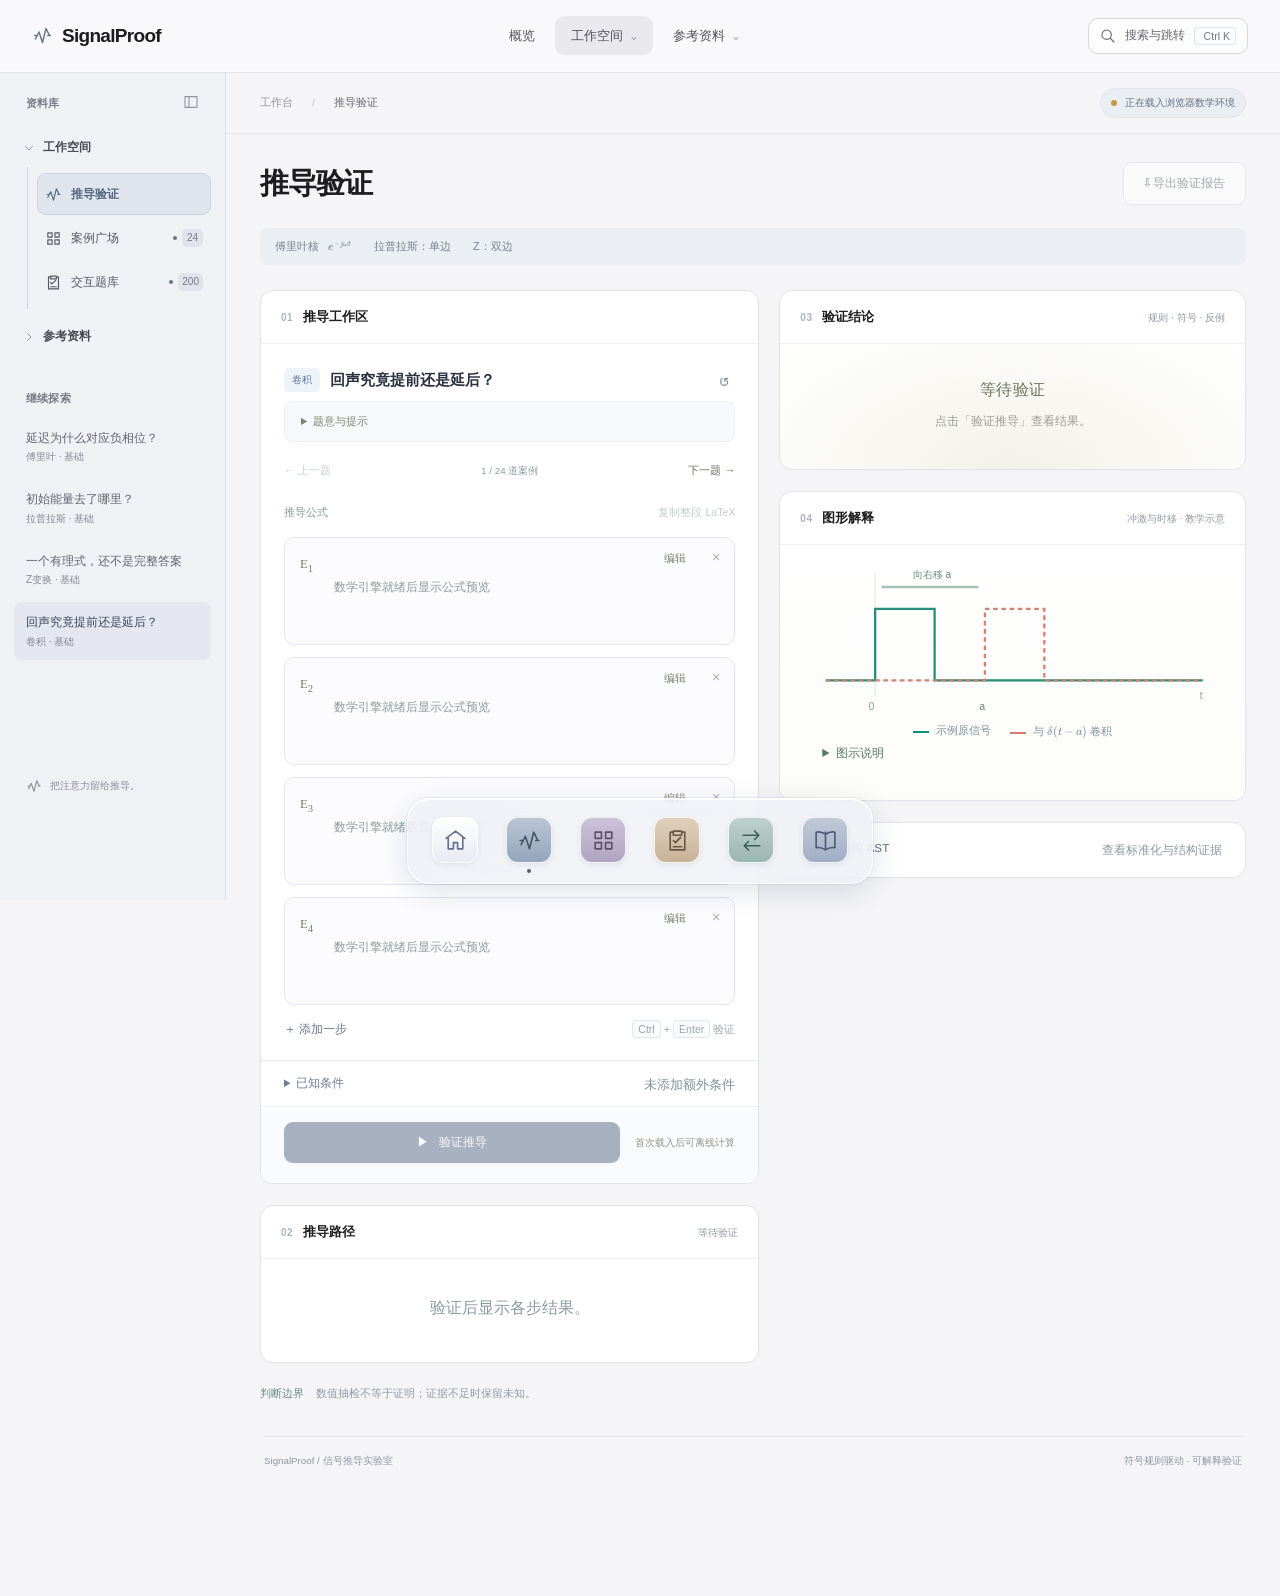
<file: lab.html>
<!doctype html>
<html lang="zh-CN"><head><meta charset="UTF-8"><meta name="viewport" content="width=device-width,initial-scale=1"><meta name="description" content="基于符号规则的信号推导步骤验证与最小错因定位。输入推导，查看规则证据、首错与修正建议。"><title>SignalProof · 信号推导实验室</title><link rel="icon" type="image/svg+xml" href="data:image/svg+xml,%3Csvg xmlns='http://www.w3.org/2000/svg' viewBox='0 0 32 32'%3E%3Crect width='32' height='32' rx='8' fill='%230d766e'/%3E%3Cpath d='M5 18h5l4-10 5 17 4-10h4' stroke='white' stroke-width='2.5' fill='none'/%3E%3C/svg%3E"><link rel="stylesheet" href="style.css"><script src="katex/katex.min.js" defer></script><script defer src="math-text.js?v=8"></script><script defer src="app.js?v=10"></script><script defer src="transform-library.js?v=1"></script><script defer src="learning.js?v=2"></script><script defer src="question-bank.js?v=1"></script><script defer src="mac-ui.js?v=2"></script></head>
<body><link rel="stylesheet" href="readability.css"><link rel="stylesheet" href="workbench.css?v=4"><link rel="stylesheet" href="formulas.css?v=5"><link rel="stylesheet" href="studio.css?v=7"><link rel="stylesheet" href="learning.css?v=2"><link rel="stylesheet" href="question-bank.css?v=1"><link rel="stylesheet" href="mac-ui.css?v=5"><script defer src="local-preview.js"></script><a class="skip-link" href="#main-content">跳到工作区</a>
<aside class="sidebar"><a class="brand" href="#verify"><svg viewBox="0 0 32 32" aria-hidden="true"><path d="M2 18h6l5-12 6 21 5-14h6"/></svg><div>SignalProof<small>信号推导实验室</small></div></a>
<a class="home-link" href="index.html">← 返回项目首页</a><nav aria-label="主要导航"><button class="nav active" data-view="verify" aria-label="推导验证"><span>⌘</span>推导验证 <kbd>01</kbd></button><button class="nav" data-view="cases" aria-label="案例广场"><span>▦</span>案例广场 <kbd>02</kbd></button><button class="nav" data-view="rules" aria-label="规则图谱"><span>▤</span>规则图谱 <kbd>03</kbd></button><button class="nav" data-view="tests" aria-label="交互题库"><span>◫</span>交互题库 <kbd>04</kbd></button><button class="nav" data-view="transforms" aria-label="常用变换表"><span>⇄</span>常用变换表 <kbd>05</kbd></button></nav>
<div class="side-label">精选案例</div><div id="side-examples" class="side-examples"><button class="example active">时移的一个负号<small>傅里叶 · 符号错误</small></button></div><button class="all-cases-link" data-view="cases">探索全部案例 →</button>
</aside>
<div class="shell"><header class="topbar"><div class="breadcrumb"><a href="index.html">项目首页</a> <span>/</span> <strong id="page-crumb">推导验证</strong></div><button type="button" class="engine-pill" id="engine-state" aria-label="数学引擎状态；载入失败或超时时点击重试"><i aria-hidden="true"></i><span aria-live="polite">数学引擎载入中</span></button></header>
<main id="main-content">
<section id="verify-view" class="view active"><div class="page-heading"><div><h1>推导验证</h1></div><button class="button subtle" id="export-btn" disabled>⇩ 导出验证报告</button></div>
<div class="context-strip"><span>傅里叶核 <span data-math="e^{-j\omega t}" data-inline="true"></span></span><span>拉普拉斯：单边</span><span>Z：双边</span></div>
<label class="mobile-case-picker">演示案例<select id="mobile-example" aria-label="选择演示案例"></select></label>
<div class="workspace-grid"><div class="input-column">
<section class="panel editor-panel"><div class="panel-head"><div><span class="section-num">01</span><h2>推导工作区</h2></div><span class="minor"></span></div><div class="case-meta"><div><span class="category" id="example-category">傅里叶</span><h3 id="example-title">时移的一个负号</h3></div><button id="reset-btn" class="icon-button" title="还原当前例题" aria-label="还原当前例题">↺</button></div><p class="case-description" id="example-description" hidden>从一个符号，追踪整条推导的变化。</p><details class="learning-card" id="learning-card"><summary>题意与提示</summary><div class="learning-heading"><span>本题任务</span><div id="learning-tags" class="learning-tags"></div></div><p id="learning-task">先判断每一步，再使用规则证据核对。</p><details id="learning-hint"><summary>需要一点提示？</summary><p id="learning-hint-text"></p></details><div id="learning-takeaway" class="learning-takeaway" hidden></div></details><div class="case-pager"><button id="previous-case" aria-label="上一案例">← 上一题</button><span id="case-position">精选案例</span><button id="next-case" aria-label="下一案例">下一题 →</button></div><div class="notation-toolbar"><span>推导公式</span><button id="copy-latex" class="text-button" disabled>复制整段 LaTeX</button></div><div id="step-editors" class="step-editors"><label class="editor-row"><span>E₁</span><textarea aria-label="第1行推导" rows="2">FT(x(t-2),t,w)</textarea></label><label class="editor-row"><span>E₂</span><textarea aria-label="第2行推导" rows="2">exp(2*I*w)*X(w)</textarea></label><label class="editor-row"><span>E₃</span><textarea aria-label="第3行推导" rows="2">exp(2*I*w)/(1+I*w)</textarea></label></div><div class="editor-tools"><button class="text-button" id="add-step">＋ 添加一步</button><span><kbd>Ctrl</kbd> + <kbd>Enter</kbd> 验证</span></div>
<details class="context-details"><summary>已知条件 <span id="context-summary"></span></summary><label for="context-input">条件 JSON</label><textarea id="context-input" rows="7" spellcheck="false">{"definitions":{"X(w)":"1/(1+I*w)"},"causal":true,"initial":{}}</textarea></details>
<div class="editor-footer"><button id="verify-btn" class="button primary" disabled><span>▶</span> 验证推导</button><span id="editor-note">首次载入后可离线计算</span></div></section>
<section class="panel path-panel"><div class="panel-head"><div><span class="section-num">02</span><h2>推导路径</h2></div><span class="minor" id="path-stat">等待验证</span></div><div id="path-content" class="path-content"><div class="empty-hint">验证后显示各步结果。</div></div></section>
</div><div class="evidence-column"><section id="diagnosis" class="panel diagnosis"><div class="panel-head"><div><span class="section-num">03</span><h2>验证结论</h2></div><span class="minor">规则 · 符号 · 反例</span></div><div id="diagnosis-content"><div class="standby-visual"><h3>等待验证</h3><p>输入推导后，点击「验证推导」。</p></div></div></section>
<section class="panel visual-panel"><div class="panel-head"><div><span class="section-num">04</span><h2>图形解释</h2></div><span class="minor" id="plot-label">时移 · 教学示意</span></div><div id="plot-content"></div></section>
<details class="panel ast-panel"><summary><span>表达式结构 AST</span><span class="minor">查看标准化与结构证据</span></summary><div id="ast-content" class="ast-content">验证后显示原始表达式树。</div></details></div></div>
<div class="workspace-footnote"><span>判断边界</span> 数值抽检不等于证明；证据不足时保留未知。</div></section>

<section id="cases-view" class="view"><div class="page-heading"><div><h1>案例</h1></div><div class="case-count"><strong id="case-total">24</strong><span>教学案例</span></div></div><div class="case-filters"><div class="case-category-tabs" role="group" aria-label="按领域筛选案例"><button class="active" data-case-category="全部" aria-pressed="true">全部领域</button><button data-case-category="卷积" aria-pressed="false">卷积</button><button data-case-category="傅里叶" aria-pressed="false">傅里叶</button><button data-case-category="拉普拉斯" aria-pressed="false">拉普拉斯</button><button data-case-category="Z变换" aria-pressed="false">Z 变换</button></div><div class="case-filter-inputs"><label><span>难度</span><select id="case-difficulty"><option value="全部">全部难度</option><option>基础</option><option>进阶</option><option>挑战</option></select></label><label><span>题型</span><select id="case-kind"><option value="全部">全部题型</option><option>纠错挑战</option><option>正确推导</option><option>条件辨析</option></select></label><label class="case-search-label"><span>搜索</span><input id="case-search" type="search" placeholder="搜索性质、题意或知识点…"></label></div></div><div class="case-results-head"><p id="case-results-count" role="status" aria-live="polite">案例正在载入…</p><button id="clear-case-filters" class="text-button">清除筛选</button></div><div id="cases-grid" class="cases-grid"><div class="empty-hint">正在准备案例，数学引擎会在后台载入。</div></div></section>

<section id="rules-view" class="view"><div class="page-heading"><div><h1>规则库</h1></div><span class="big-count" id="rule-total">—</span></div><div class="filter-bar"><div id="rule-filters" class="tabs"><button class="active" data-cat="全部">全部</button><button data-cat="卷积">卷积</button><button data-cat="傅里叶">傅里叶</button><button data-cat="拉普拉斯">拉普拉斯</button><button data-cat="Z变换">Z 变换</button></div><input id="rule-search" type="search" aria-label="搜索规则" placeholder="搜索规则、编号或性质…"></div><div id="rules-grid" class="rules-grid"></div></section>

<section id="tests-view" class="view bank-view">
  <div class="page-heading"><div><h1>交互题库</h1></div><div class="bank-total"><strong id="bank-total">200</strong><span>题</span></div></div>
  <div class="bank-toolbar"><div class="bank-domains" role="group" aria-label="按领域选择"><button data-bank-domain="全部" aria-pressed="true">全部</button><button data-bank-domain="卷积" aria-pressed="false">卷积</button><button data-bank-domain="傅里叶" aria-pressed="false">傅里叶</button><button data-bank-domain="拉普拉斯" aria-pressed="false">拉普拉斯</button><button data-bank-domain="Z变换" aria-pressed="false">Z 变换</button></div><label class="bank-search"><input id="bank-search" type="search" aria-label="搜索题目" placeholder="搜索指数、正弦、阶跃、冲激…"></label></div>
  <div class="bank-filter-row"><label>题型<select id="bank-source"><option value="concrete">具体函数</option><option value="all">全部题目</option><option value="baseline">性质与推导</option></select></label><label>难度<select id="bank-level"><option value="all">全部</option><option>基础</option><option>进阶</option></select></label><label>进度<select id="bank-progress"><option value="all">全部</option><option value="todo">未作答</option><option value="mistakes">错题</option><option value="starred">收藏</option></select></label><button id="bank-clear" class="text-button">重置筛选</button><span id="bank-completion"></span></div>
  <div class="bank-layout">
    <section class="bank-browser" aria-label="题目列表"><div class="bank-list-heading"><span id="bank-results-count" role="status" aria-live="polite">载入题目…</span><button id="bank-random" class="text-button">随机一题 ↻</button></div><div id="bank-list" class="bank-list"></div><div class="bank-pages"><button id="bank-prev" aria-label="上一页题目">←</button><span id="bank-page-count"></span><button id="bank-next" aria-label="下一页题目">→</button></div><details class="bank-batch"><summary>批量核验 <span id="bank-selected-count">0 已选</span></summary><div class="bank-batch-buttons"><button id="bank-select-page">选中本页</button><button id="bank-clear-selection">清空选择</button></div><button id="run-tests" disabled>核验所选题目</button><button id="bank-stop" hidden>完成当前题后停止</button><p id="bank-batch-status" role="status" aria-live="polite"></p><div id="bank-batch-results"></div><button id="bank-export" hidden>导出核验结果</button></details></section>
    <section id="bank-detail" class="bank-detail" aria-label="当前题目"><div class="empty-hint">正在准备题库…</div></section>
  </div>
</section>


<section id="transforms-view" class="view learning-view">
  <div class="page-heading"><div><h1>常用变换表</h1></div></div>
  <div class="learning-tools"><div class="learning-segments" role="group" aria-label="选择变换类型"><button data-transform="fourier" aria-pressed="true">傅里叶</button><button data-transform="laplace" aria-pressed="false">拉普拉斯</button><button data-transform="z" aria-pressed="false">Z 变换</button></div><label class="learning-search"><input id="pair-search" type="search" aria-label="搜索变换对" placeholder="搜索冲激、正弦、指数…"></label></div>
  <div id="pair-convention" class="pair-convention"></div>
  <div class="pair-results-bar"><span id="pair-count" role="status" aria-live="polite"></span><span>公式 · 条件 · 复制 LaTeX</span></div>
  <div id="pair-list" class="pair-list"></div>
  <p class="learning-footnote">本表用于查阅；推导能否自动验证以规则库及验证结果为准。参考：<a href="https://ocw.mit.edu/courses/res-6-007-signals-and-systems-spring-2011/pages/lecture-notes/" target="_blank" rel="noopener">MIT Signals and Systems</a>。</p>
</section>
</main><footer><span>SignalProof / 信号推导实验室</span><span>符号规则驱动 · 可解释验证</span></footer></div>
<div id="toast" role="status" aria-live="polite"></div>
</body></html>
</file>
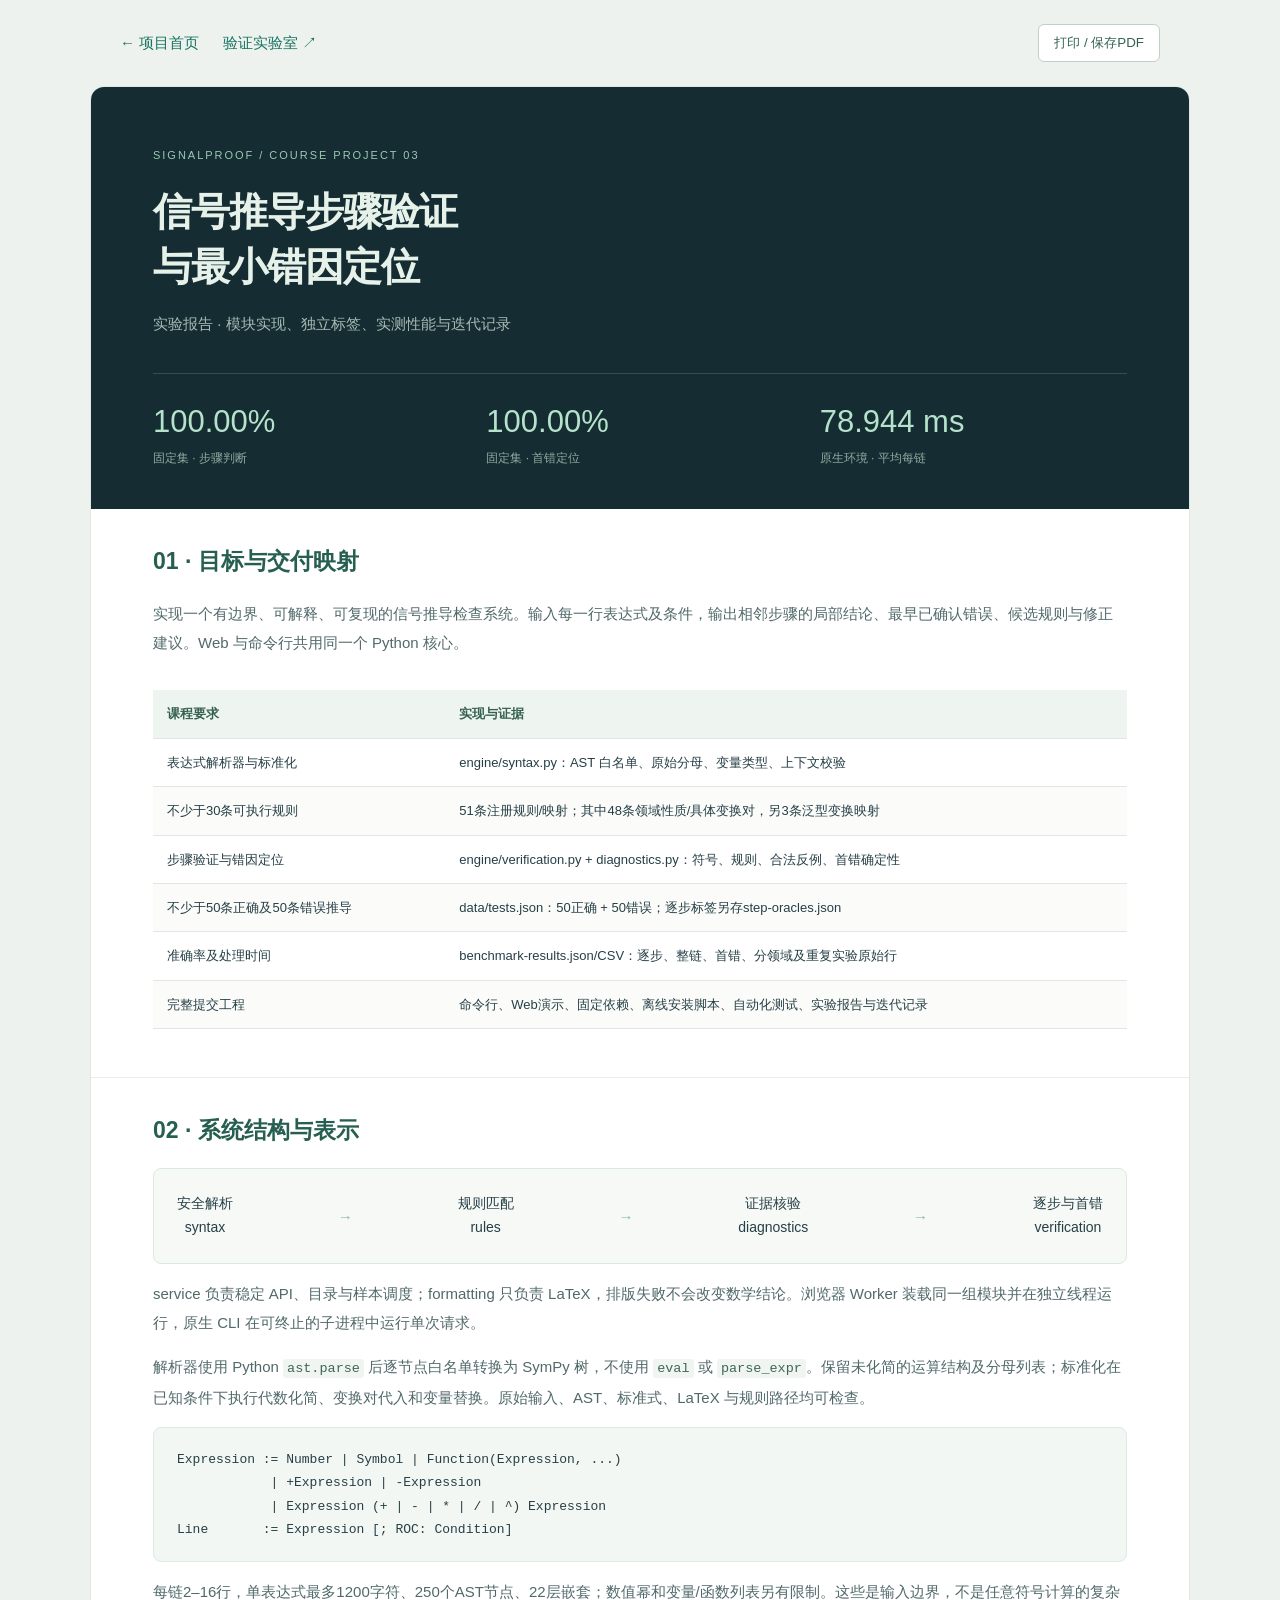
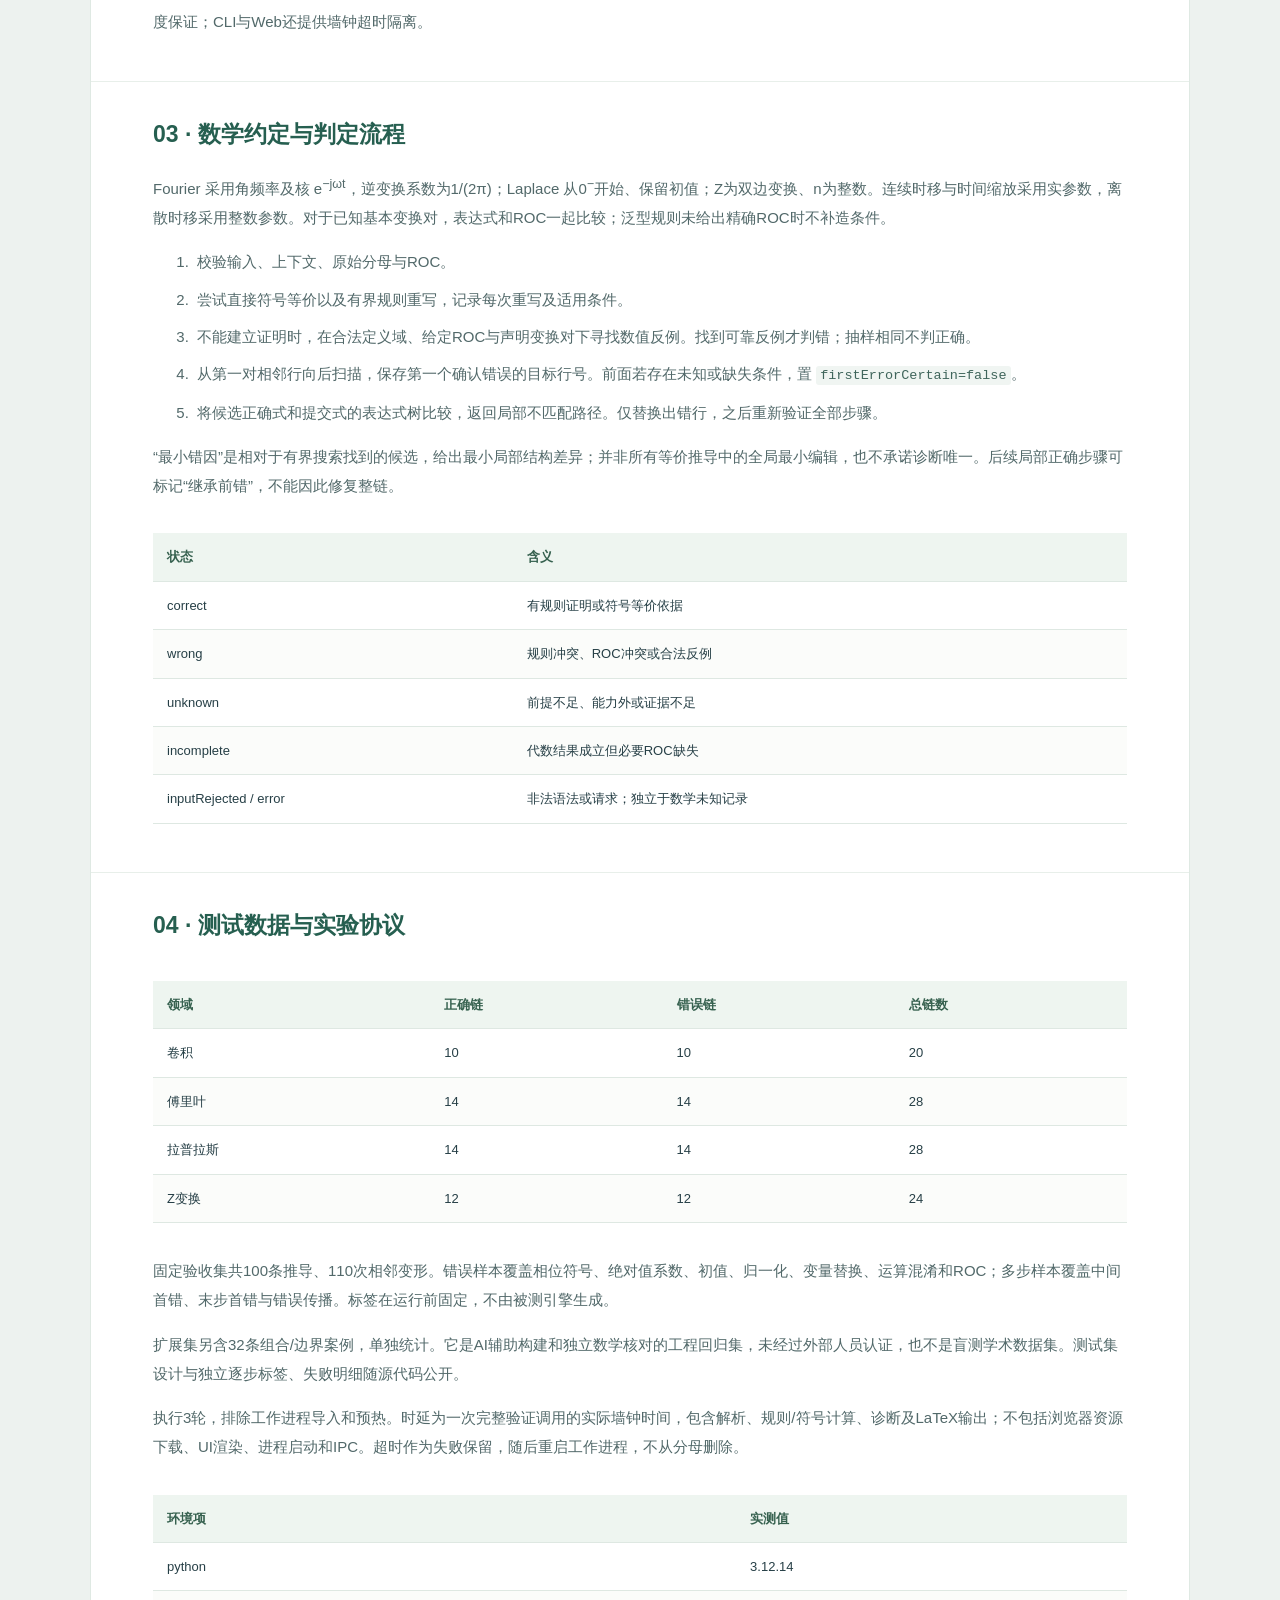
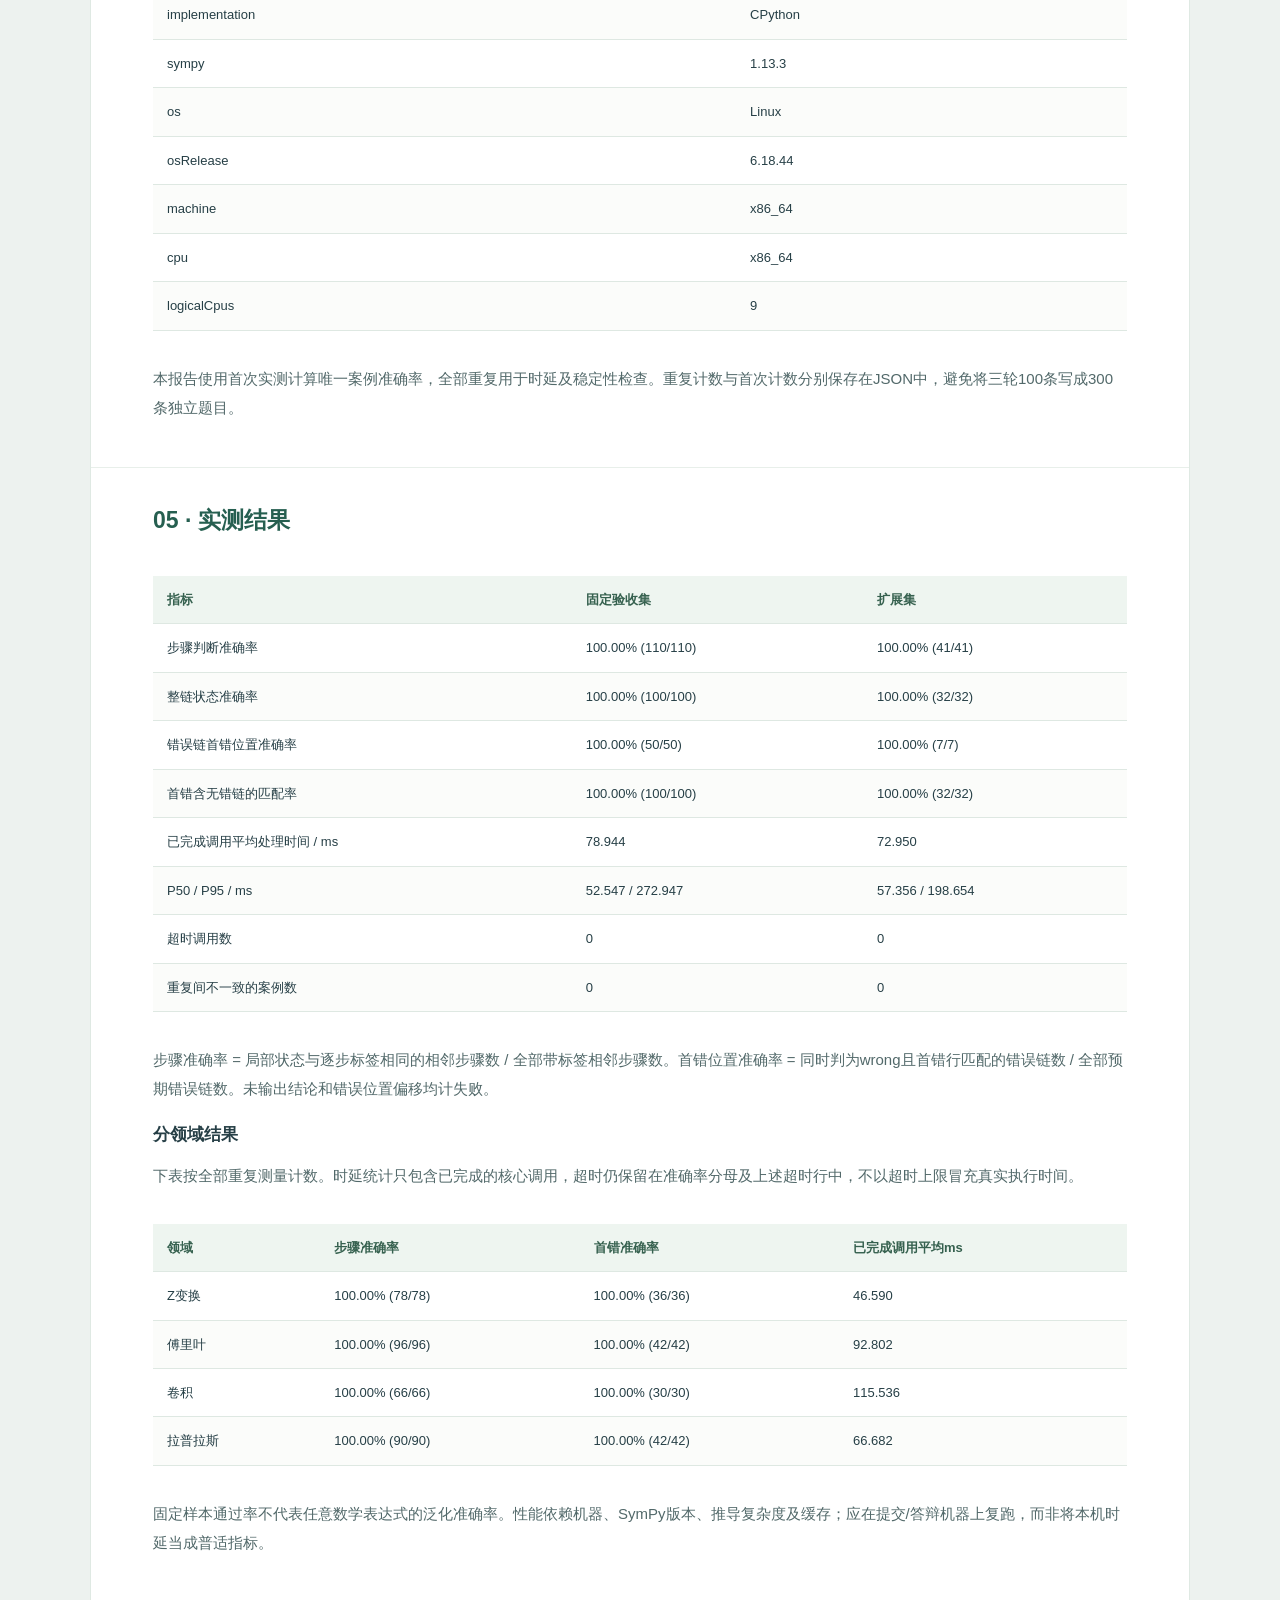
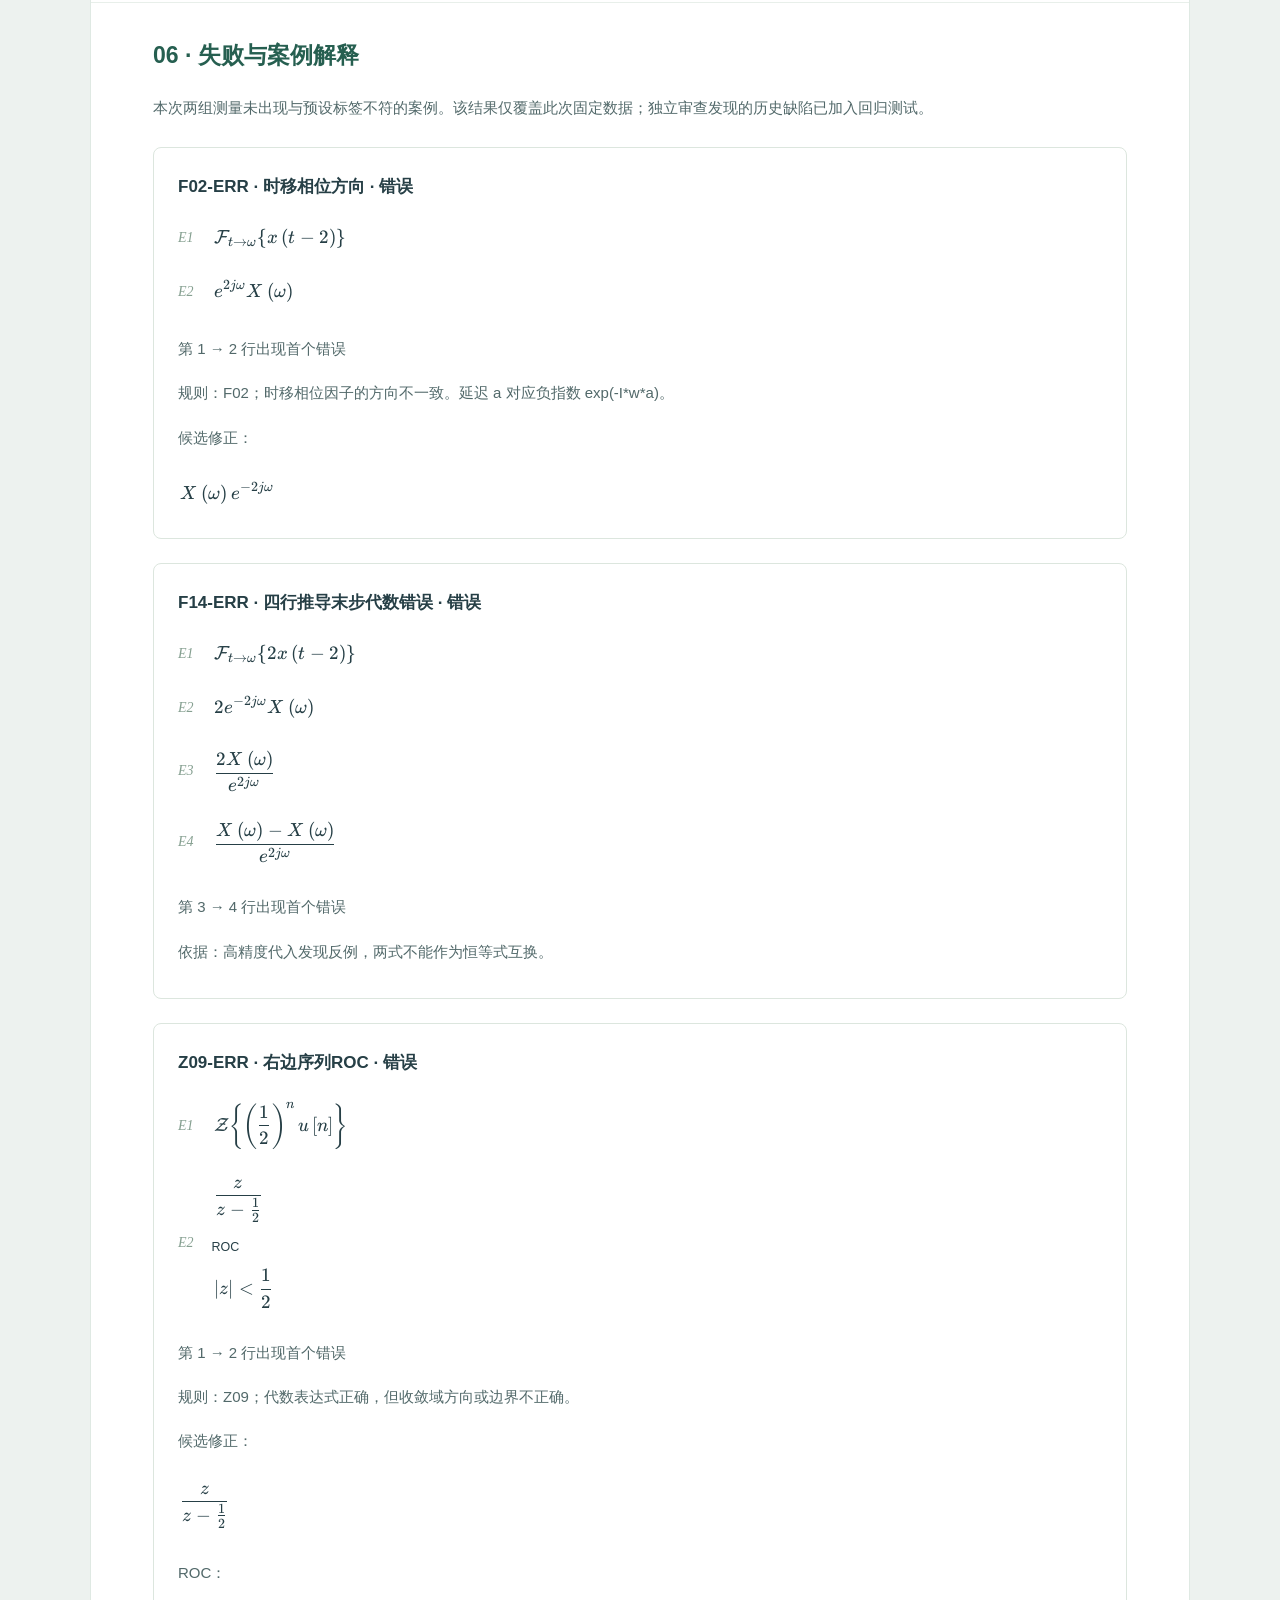
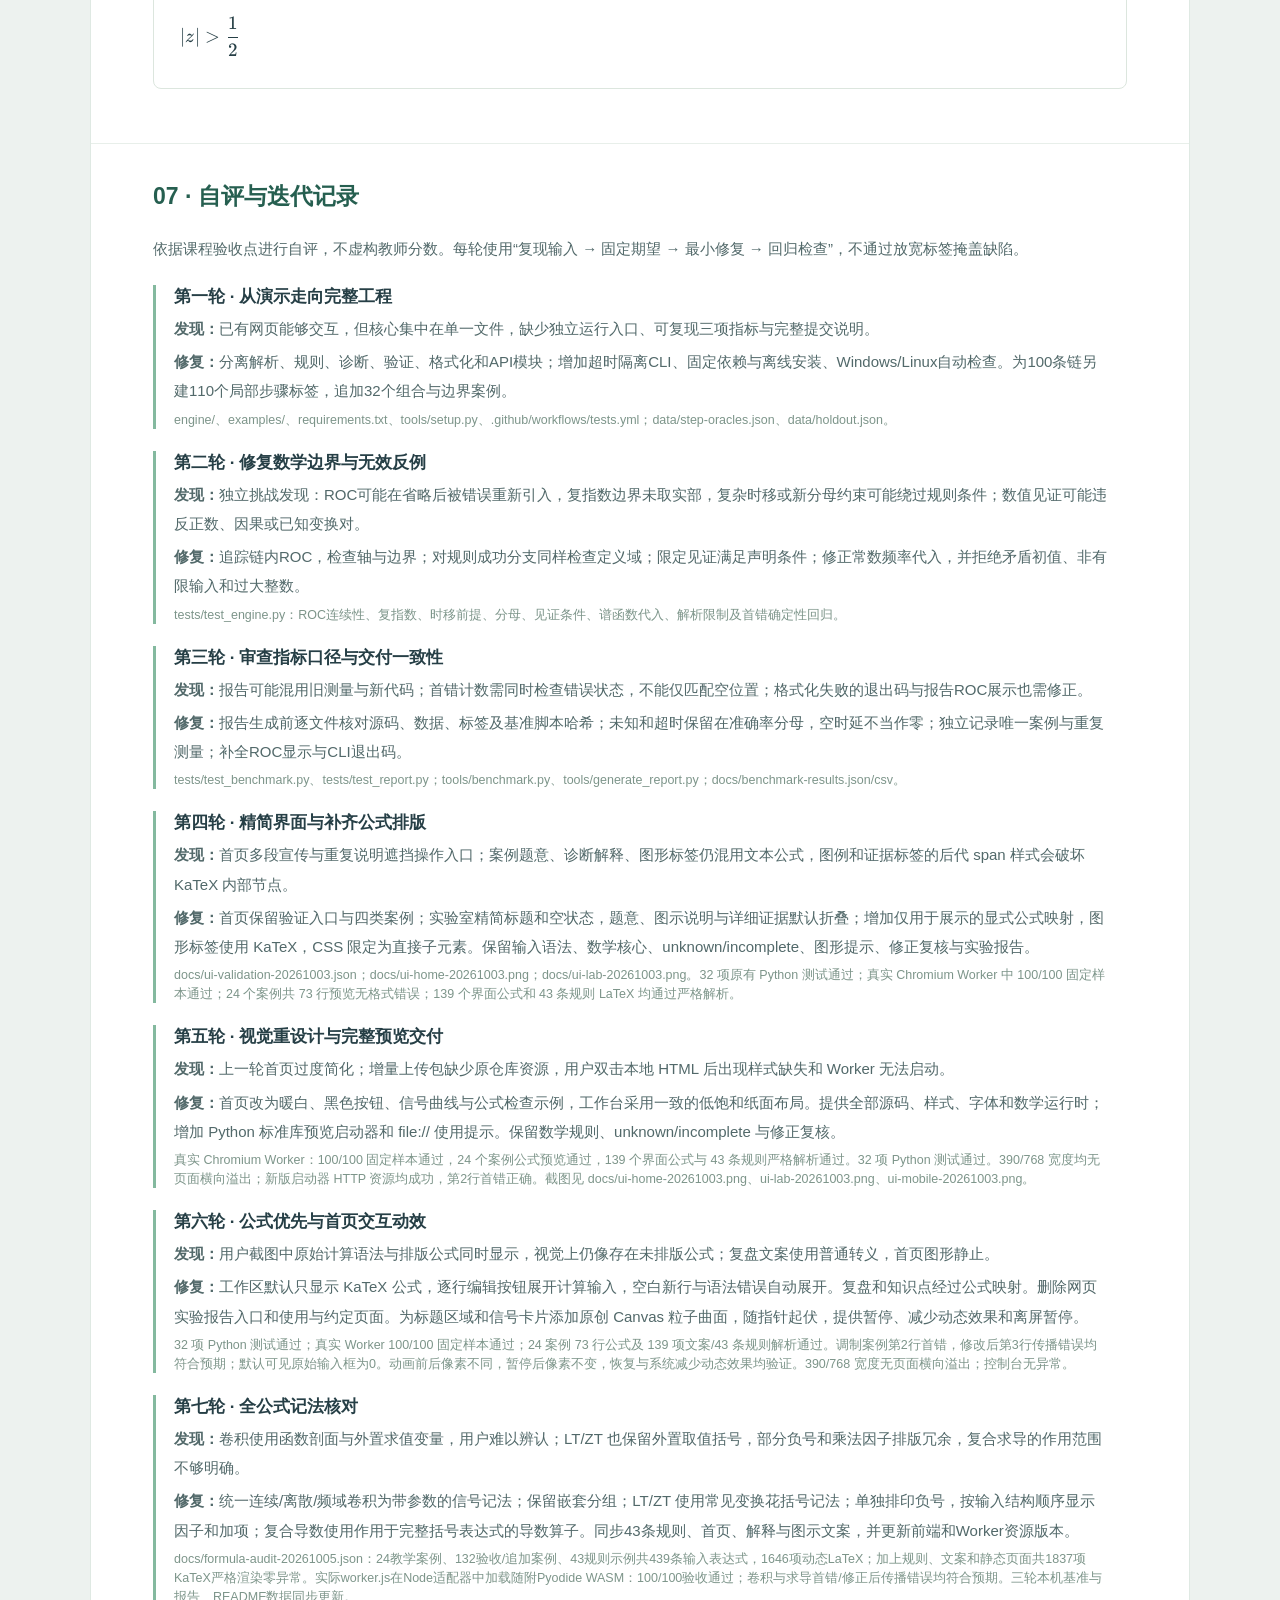
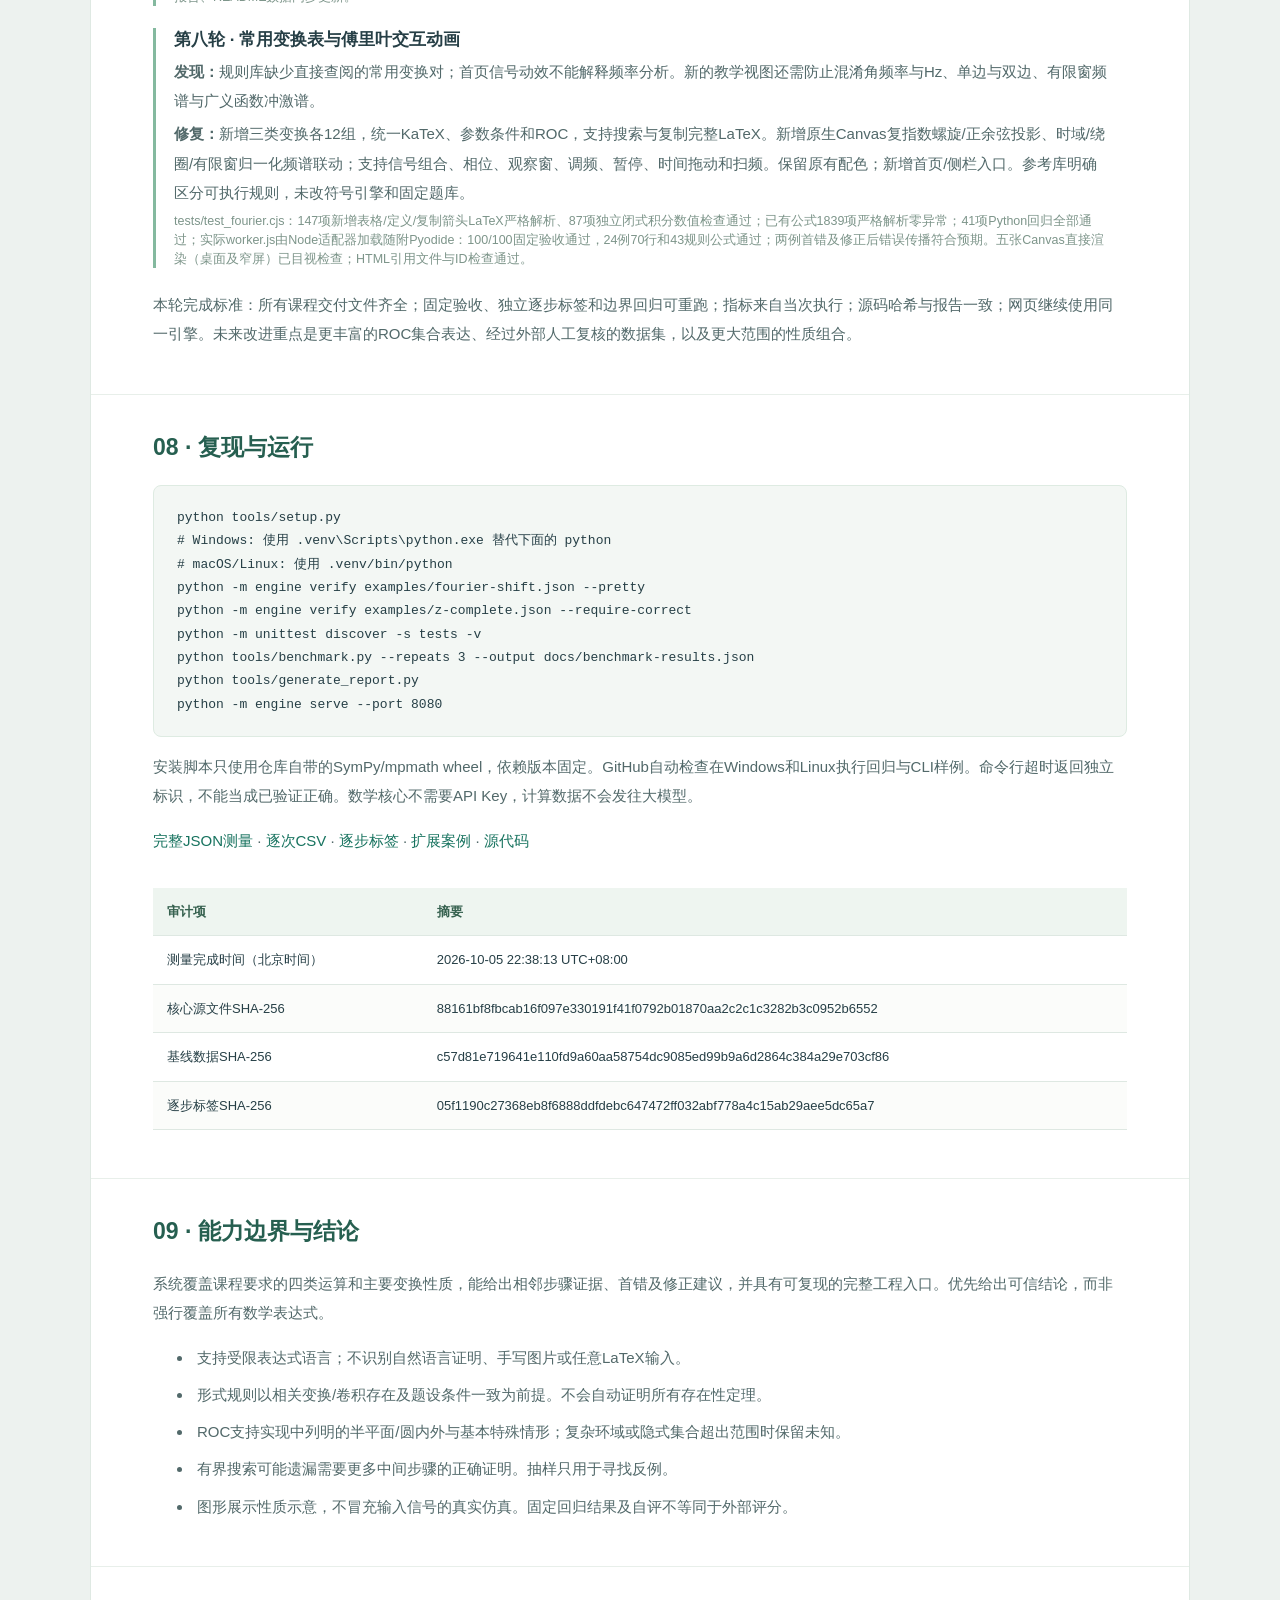
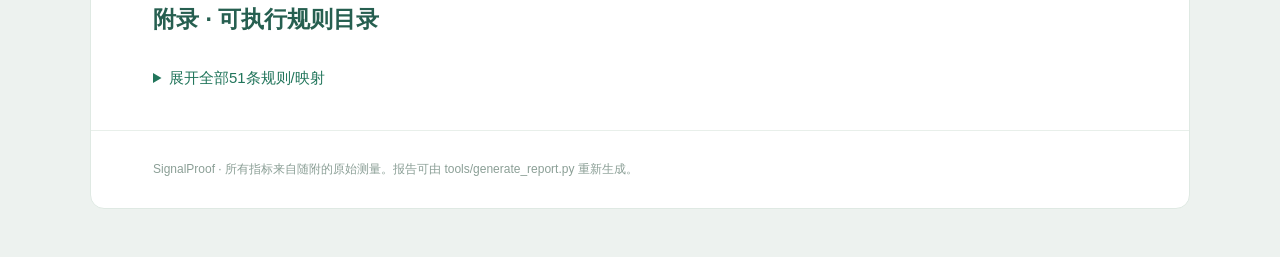
<file: docs/experiment-report.html>
<!doctype html><html lang="zh-CN"><head><meta charset="utf-8"><meta name="viewport" content="width=device-width,initial-scale=1"><title>SignalProof · 实验报告</title><link rel="stylesheet" href="../katex/katex.min.css"><script defer src="../katex/katex.min.js"></script><link rel="stylesheet" href="report.css"></head><body><nav><a href="../">← 项目首页</a><a href="../lab.html">验证实验室 ↗</a><button onclick="window.print()">打印 / 保存PDF</button></nav><main><header><span class="eyebrow">SIGNALPROOF / COURSE PROJECT 03</span><h1>信号推导步骤验证<br>与最小错因定位</h1><p class="subtitle">实验报告 · 模块实现、独立标签、实测性能与迭代记录</p><div class="metrics"><div><b>100.00%</b><span>固定集 · 步骤判断</span></div><div><b>100.00%</b><span>固定集 · 首错定位</span></div><div><b>78.944 ms</b><span>原生环境 · 平均每链</span></div></div></header><section><h2>01 · 目标与交付映射</h2><p>实现一个有边界、可解释、可复现的信号推导检查系统。输入每一行表达式及条件，输出相邻步骤的局部结论、最早已确认错误、候选规则与修正建议。Web 与命令行共用同一个 Python 核心。</p><div class="table-wrap"><table><thead><tr><th>课程要求</th><th>实现与证据</th></tr></thead><tbody><tr><td>表达式解析器与标准化</td><td>engine/syntax.py：AST 白名单、原始分母、变量类型、上下文校验</td></tr><tr><td>不少于30条可执行规则</td><td>51条注册规则/映射；其中48条领域性质/具体变换对，另3条泛型变换映射</td></tr><tr><td>步骤验证与错因定位</td><td>engine/verification.py + diagnostics.py：符号、规则、合法反例、首错确定性</td></tr><tr><td>不少于50条正确及50条错误推导</td><td>data/tests.json：50正确 + 50错误；逐步标签另存step-oracles.json</td></tr><tr><td>准确率及处理时间</td><td>benchmark-results.json/CSV：逐步、整链、首错、分领域及重复实验原始行</td></tr><tr><td>完整提交工程</td><td>命令行、Web演示、固定依赖、离线安装脚本、自动化测试、实验报告与迭代记录</td></tr></tbody></table></div></section><section><h2>02 · 系统结构与表示</h2><div class="pipeline"><span>安全解析<br>syntax</span><b>→</b><span>规则匹配<br>rules</span><b>→</b><span>证据核验<br>diagnostics</span><b>→</b><span>逐步与首错<br>verification</span></div>
    <p>service 负责稳定 API、目录与样本调度；formatting 只负责 LaTeX，排版失败不会改变数学结论。浏览器 Worker 装载同一组模块并在独立线程运行，原生 CLI 在可终止的子进程中运行单次请求。</p>
    <p>解析器使用 Python <code>ast.parse</code> 后逐节点白名单转换为 SymPy 树，不使用 <code>eval</code> 或 <code>parse_expr</code>。保留未化简的运算结构及分母列表；标准化在已知条件下执行代数化简、变换对代入和变量替换。原始输入、AST、标准式、LaTeX 与规则路径均可检查。</p>
    <pre>Expression := Number | Symbol | Function(Expression, ...)
            | +Expression | -Expression
            | Expression (+ | - | * | / | ^) Expression
Line       := Expression [; ROC: Condition]</pre>
    <p>每链2–16行，单表达式最多1200字符、250个AST节点、22层嵌套；数值幂和变量/函数列表另有限制。这些是输入边界，不是任意符号计算的复杂度保证；CLI与Web还提供墙钟超时隔离。</p></section><section><h2>03 · 数学约定与判定流程</h2><p>Fourier 采用角频率及核 e<sup>−jωt</sup>，逆变换系数为1/(2π)；Laplace 从0<sup>−</sup>开始、保留初值；Z为双边变换、n为整数。连续时移与时间缩放采用实参数，离散时移采用整数参数。对于已知基本变换对，表达式和ROC一起比较；泛型规则未给出精确ROC时不补造条件。</p>
    <ol><li>校验输入、上下文、原始分母与ROC。</li><li>尝试直接符号等价以及有界规则重写，记录每次重写及适用条件。</li><li>不能建立证明时，在合法定义域、给定ROC与声明变换对下寻找数值反例。找到可靠反例才判错；抽样相同不判正确。</li><li>从第一对相邻行向后扫描，保存第一个确认错误的目标行号。前面若存在未知或缺失条件，置 <code>firstErrorCertain=false</code>。</li><li>将候选正确式和提交式的表达式树比较，返回局部不匹配路径。仅替换出错行，之后重新验证全部步骤。</li></ol>
    <p>“最小错因”是相对于有界搜索找到的候选，给出最小局部结构差异；并非所有等价推导中的全局最小编辑，也不承诺诊断唯一。后续局部正确步骤可标记“继承前错”，不能因此修复整链。</p><div class="table-wrap"><table><thead><tr><th>状态</th><th>含义</th></tr></thead><tbody><tr><td>correct</td><td>有规则证明或符号等价依据</td></tr><tr><td>wrong</td><td>规则冲突、ROC冲突或合法反例</td></tr><tr><td>unknown</td><td>前提不足、能力外或证据不足</td></tr><tr><td>incomplete</td><td>代数结果成立但必要ROC缺失</td></tr><tr><td>inputRejected / error</td><td>非法语法或请求；独立于数学未知记录</td></tr></tbody></table></div></section><section><h2>04 · 测试数据与实验协议</h2><div class="table-wrap"><table><thead><tr><th>领域</th><th>正确链</th><th>错误链</th><th>总链数</th></tr></thead><tbody><tr><td>卷积</td><td>10</td><td>10</td><td>20</td></tr><tr><td>傅里叶</td><td>14</td><td>14</td><td>28</td></tr><tr><td>拉普拉斯</td><td>14</td><td>14</td><td>28</td></tr><tr><td>Z变换</td><td>12</td><td>12</td><td>24</td></tr></tbody></table></div><p>固定验收集共100条推导、110次相邻变形。错误样本覆盖相位符号、绝对值系数、初值、归一化、变量替换、运算混淆和ROC；多步样本覆盖中间首错、末步首错与错误传播。标签在运行前固定，不由被测引擎生成。</p>
        <p>扩展集另含32条组合/边界案例，单独统计。它是AI辅助构建和独立数学核对的工程回归集，未经过外部人员认证，也不是盲测学术数据集。测试集设计与独立逐步标签、失败明细随源代码公开。</p>
        <p>执行3轮，排除工作进程导入和预热。时延为一次完整验证调用的实际墙钟时间，包含解析、规则/符号计算、诊断及LaTeX输出；不包括浏览器资源下载、UI渲染、进程启动和IPC。超时作为失败保留，随后重启工作进程，不从分母删除。</p><div class="table-wrap"><table><thead><tr><th>环境项</th><th>实测值</th></tr></thead><tbody><tr><td>python</td><td>3.12.14</td></tr><tr><td>implementation</td><td>CPython</td></tr><tr><td>sympy</td><td>1.13.3</td></tr><tr><td>os</td><td>Linux</td></tr><tr><td>osRelease</td><td>6.18.44</td></tr><tr><td>machine</td><td>x86_64</td></tr><tr><td>cpu</td><td>x86_64</td></tr><tr><td>logicalCpus</td><td>9</td></tr></tbody></table></div><p>本报告使用首次实测计算唯一案例准确率，全部重复用于时延及稳定性检查。重复计数与首次计数分别保存在JSON中，避免将三轮100条写成300条独立题目。</p></section><section><h2>05 · 实测结果</h2><div class="table-wrap"><table><thead><tr><th>指标</th><th>固定验收集</th><th>扩展集</th></tr></thead><tbody><tr><td>步骤判断准确率</td><td>100.00% (110/110)</td><td>100.00% (41/41)</td></tr><tr><td>整链状态准确率</td><td>100.00% (100/100)</td><td>100.00% (32/32)</td></tr><tr><td>错误链首错位置准确率</td><td>100.00% (50/50)</td><td>100.00% (7/7)</td></tr><tr><td>首错含无错链的匹配率</td><td>100.00% (100/100)</td><td>100.00% (32/32)</td></tr><tr><td>已完成调用平均处理时间 / ms</td><td>78.944</td><td>72.950</td></tr><tr><td>P50 / P95 / ms</td><td>52.547 / 272.947</td><td>57.356 / 198.654</td></tr><tr><td>超时调用数</td><td>0</td><td>0</td></tr><tr><td>重复间不一致的案例数</td><td>0</td><td>0</td></tr></tbody></table></div><p>步骤准确率 = 局部状态与逐步标签相同的相邻步骤数 / 全部带标签相邻步骤数。首错位置准确率 = 同时判为wrong且首错行匹配的错误链数 / 全部预期错误链数。未输出结论和错误位置偏移均计失败。</p><h3>分领域结果</h3><p>下表按全部重复测量计数。时延统计只包含已完成的核心调用，超时仍保留在准确率分母及上述超时行中，不以超时上限冒充真实执行时间。</p><div class="table-wrap"><table><thead><tr><th>领域</th><th>步骤准确率</th><th>首错准确率</th><th>已完成调用平均ms</th></tr></thead><tbody><tr><td>Z变换</td><td>100.00% (78/78)</td><td>100.00% (36/36)</td><td>46.590</td></tr><tr><td>傅里叶</td><td>100.00% (96/96)</td><td>100.00% (42/42)</td><td>92.802</td></tr><tr><td>卷积</td><td>100.00% (66/66)</td><td>100.00% (30/30)</td><td>115.536</td></tr><tr><td>拉普拉斯</td><td>100.00% (90/90)</td><td>100.00% (42/42)</td><td>66.682</td></tr></tbody></table></div><p>固定样本通过率不代表任意数学表达式的泛化准确率。性能依赖机器、SymPy版本、推导复杂度及缓存；应在提交/答辩机器上复跑，而非将本机时延当成普适指标。</p></section><section><h2>06 · 失败与案例解释</h2><p>本次两组测量未出现与预设标签不符的案例。该结果仅覆盖此次固定数据；独立审查发现的历史缺陷已加入回归测试。</p><article class="case"><h3>F02-ERR · 时移相位方向 · 错误</h3><div class="equation"><span>E1</span><div><div class="math" data-tex="\mathcal{F}_{t\to \omega}\!\left\{x\left(t - 2\right)\right\}">FT(x(t-2),t,w)</div></div></div><div class="equation"><span>E2</span><div><div class="math" data-tex="e^{2 j \omega} X\left(\omega\right)">exp(2*I*w)*X(w)</div></div></div><p>第 1 → 2 行出现首个错误</p><p>规则：F02；时移相位因子的方向不一致。延迟 a 对应负指数 exp(-I*w*a)。</p><p>候选修正：</p><div class="math" data-tex="X\left(\omega\right) e^{- 2 j \omega}">X(w)*exp(-2*I*w)</div></article><article class="case"><h3>F14-ERR · 四行推导末步代数错误 · 错误</h3><div class="equation"><span>E1</span><div><div class="math" data-tex="\mathcal{F}_{t\to \omega}\!\left\{2 x\left(t - 2\right)\right\}">FT(2*x(t-2),t,w)</div></div></div><div class="equation"><span>E2</span><div><div class="math" data-tex="2 e^{- 2 j \omega} X\left(\omega\right)">2*exp(-2*I*w)*X(w)</div></div></div><div class="equation"><span>E3</span><div><div class="math" data-tex="\frac{2 X\left(\omega\right)}{e^{2 j \omega}}">2*X(w)/exp(2*I*w)</div></div></div><div class="equation"><span>E4</span><div><div class="math" data-tex="\frac{X\left(\omega\right) - X\left(\omega\right)}{e^{2 j \omega}}">(X(w)-X(w))/exp(2*I*w)</div></div></div><p>第 3 → 4 行出现首个错误</p><p>依据：高精度代入发现反例，两式不能作为恒等式互换。</p></article><article class="case"><h3>Z09-ERR · 右边序列ROC · 错误</h3><div class="equation"><span>E1</span><div><div class="math" data-tex="\mathcal{Z}\!\left\{\left(\frac{1}{2}\right)^{n} u\left[n\right]\right\}">ZT((1/2)^n*u(n),n,z)</div></div></div><div class="equation"><span>E2</span><div><div class="math" data-tex="\frac{z}{z - \frac{1}{2}}">z/(z-1/2); ROC: abs(z)&lt;1/2</div><small>ROC</small><div class="math" data-tex="\left|z\right| &lt; \frac{1}{2}"></div></div></div><p>第 1 → 2 行出现首个错误</p><p>规则：Z09；代数表达式正确，但收敛域方向或边界不正确。</p><p>候选修正：</p><div class="math" data-tex="\frac{z}{z - \frac{1}{2}}">z/(z - 1/2); ROC: abs(z)&gt;1/2</div><p>ROC：</p><div class="math" data-tex="\left|z\right| &gt; \frac{1}{2}"></div></article></section><section><h2>07 · 自评与迭代记录</h2><p>依据课程验收点进行自评，不虚构教师分数。每轮使用“复现输入 → 固定期望 → 最小修复 → 回归检查”，不通过放宽标签掩盖缺陷。</p><article class="review-item"><h3>第一轮 · 从演示走向完整工程</h3><p><b>发现：</b>已有网页能够交互，但核心集中在单一文件，缺少独立运行入口、可复现三项指标与完整提交说明。</p><p><b>修复：</b>分离解析、规则、诊断、验证、格式化和API模块；增加超时隔离CLI、固定依赖与离线安装、Windows/Linux自动检查。为100条链另建110个局部步骤标签，追加32个组合与边界案例。</p><small>engine/、examples/、requirements.txt、tools/setup.py、.github/workflows/tests.yml；data/step-oracles.json、data/holdout.json。</small></article><article class="review-item"><h3>第二轮 · 修复数学边界与无效反例</h3><p><b>发现：</b>独立挑战发现：ROC可能在省略后被错误重新引入，复指数边界未取实部，复杂时移或新分母约束可能绕过规则条件；数值见证可能违反正数、因果或已知变换对。</p><p><b>修复：</b>追踪链内ROC，检查轴与边界；对规则成功分支同样检查定义域；限定见证满足声明条件；修正常数频率代入，并拒绝矛盾初值、非有限输入和过大整数。</p><small>tests/test_engine.py：ROC连续性、复指数、时移前提、分母、见证条件、谱函数代入、解析限制及首错确定性回归。</small></article><article class="review-item"><h3>第三轮 · 审查指标口径与交付一致性</h3><p><b>发现：</b>报告可能混用旧测量与新代码；首错计数需同时检查错误状态，不能仅匹配空位置；格式化失败的退出码与报告ROC展示也需修正。</p><p><b>修复：</b>报告生成前逐文件核对源码、数据、标签及基准脚本哈希；未知和超时保留在准确率分母，空时延不当作零；独立记录唯一案例与重复测量；补全ROC显示与CLI退出码。</p><small>tests/test_benchmark.py、tests/test_report.py；tools/benchmark.py、tools/generate_report.py；docs/benchmark-results.json/csv。</small></article><article class="review-item"><h3>第四轮 · 精简界面与补齐公式排版</h3><p><b>发现：</b>首页多段宣传与重复说明遮挡操作入口；案例题意、诊断解释、图形标签仍混用文本公式，图例和证据标签的后代 span 样式会破坏 KaTeX 内部节点。</p><p><b>修复：</b>首页保留验证入口与四类案例；实验室精简标题和空状态，题意、图示说明与详细证据默认折叠；增加仅用于展示的显式公式映射，图形标签使用 KaTeX，CSS 限定为直接子元素。保留输入语法、数学核心、unknown/incomplete、图形提示、修正复核与实验报告。</p><small>docs/ui-validation-20261003.json；docs/ui-home-20261003.png；docs/ui-lab-20261003.png。32 项原有 Python 测试通过；真实 Chromium Worker 中 100/100 固定样本通过；24 个案例共 73 行预览无格式错误；139 个界面公式和 43 条规则 LaTeX 均通过严格解析。</small></article><article class="review-item"><h3>第五轮 · 视觉重设计与完整预览交付</h3><p><b>发现：</b>上一轮首页过度简化；增量上传包缺少原仓库资源，用户双击本地 HTML 后出现样式缺失和 Worker 无法启动。</p><p><b>修复：</b>首页改为暖白、黑色按钮、信号曲线与公式检查示例，工作台采用一致的低饱和纸面布局。提供全部源码、样式、字体和数学运行时；增加 Python 标准库预览启动器和 file:// 使用提示。保留数学规则、unknown/incomplete 与修正复核。</p><small>真实 Chromium Worker：100/100 固定样本通过，24 个案例公式预览通过，139 个界面公式与 43 条规则严格解析通过。32 项 Python 测试通过。390/768 宽度均无页面横向溢出；新版启动器 HTTP 资源均成功，第2行首错正确。截图见 docs/ui-home-20261003.png、ui-lab-20261003.png、ui-mobile-20261003.png。</small></article><article class="review-item"><h3>第六轮 · 公式优先与首页交互动效</h3><p><b>发现：</b>用户截图中原始计算语法与排版公式同时显示，视觉上仍像存在未排版公式；复盘文案使用普通转义，首页图形静止。</p><p><b>修复：</b>工作区默认只显示 KaTeX 公式，逐行编辑按钮展开计算输入，空白新行与语法错误自动展开。复盘和知识点经过公式映射。删除网页实验报告入口和使用与约定页面。为标题区域和信号卡片添加原创 Canvas 粒子曲面，随指针起伏，提供暂停、减少动态效果和离屏暂停。</p><small>32 项 Python 测试通过；真实 Worker 100/100 固定样本通过；24 案例 73 行公式及 139 项文案/43 条规则解析通过。调制案例第2行首错，修改后第3行传播错误均符合预期；默认可见原始输入框为0。动画前后像素不同，暂停后像素不变，恢复与系统减少动态效果均验证。390/768 宽度无页面横向溢出；控制台无异常。</small></article><article class="review-item"><h3>第七轮 · 全公式记法核对</h3><p><b>发现：</b>卷积使用函数剖面与外置求值变量，用户难以辨认；LT/ZT 也保留外置取值括号，部分负号和乘法因子排版冗余，复合求导的作用范围不够明确。</p><p><b>修复：</b>统一连续/离散/频域卷积为带参数的信号记法；保留嵌套分组；LT/ZT 使用常见变换花括号记法；单独排印负号，按输入结构顺序显示因子和加项；复合导数使用作用于完整括号表达式的导数算子。同步43条规则、首页、解释与图示文案，并更新前端和Worker资源版本。</p><small>docs/formula-audit-20261005.json：24教学案例、132验收/追加案例、43规则示例共439条输入表达式，1646项动态LaTeX；加上规则、文案和静态页面共1837项KaTeX严格渲染零异常。实际worker.js在Node适配器中加载随附Pyodide WASM：100/100验收通过；卷积与求导首错/修正后传播错误均符合预期。三轮本机基准与报告、README数据同步更新。</small></article><article class="review-item"><h3>第八轮 · 常用变换表与傅里叶交互动画</h3><p><b>发现：</b>规则库缺少直接查阅的常用变换对；首页信号动效不能解释频率分析。新的教学视图还需防止混淆角频率与Hz、单边与双边、有限窗频谱与广义函数冲激谱。</p><p><b>修复：</b>新增三类变换各12组，统一KaTeX、参数条件和ROC，支持搜索与复制完整LaTeX。新增原生Canvas复指数螺旋/正余弦投影、时域/绕圈/有限窗归一化频谱联动；支持信号组合、相位、观察窗、调频、暂停、时间拖动和扫频。保留原有配色；新增首页/侧栏入口。参考库明确区分可执行规则，未改符号引擎和固定题库。</p><small>tests/test_fourier.cjs：147项新增表格/定义/复制箭头LaTeX严格解析、87项独立闭式积分数值检查通过；已有公式1839项严格解析零异常；41项Python回归全部通过；实际worker.js由Node适配器加载随附Pyodide：100/100固定验收通过，24例70行和43规则公式通过；两例首错及修正后错误传播符合预期。五张Canvas直接渲染（桌面及窄屏）已目视检查；HTML引用文件与ID检查通过。</small></article>
    <p>本轮完成标准：所有课程交付文件齐全；固定验收、独立逐步标签和边界回归可重跑；指标来自当次执行；源码哈希与报告一致；网页继续使用同一引擎。未来改进重点是更丰富的ROC集合表达、经过外部人工复核的数据集，以及更大范围的性质组合。</p></section><section><h2>08 · 复现与运行</h2><pre>python tools/setup.py
# Windows: 使用 .venv\Scripts\python.exe 替代下面的 python
# macOS/Linux: 使用 .venv/bin/python
python -m engine verify examples/fourier-shift.json --pretty
python -m engine verify examples/z-complete.json --require-correct
python -m unittest discover -s tests -v
python tools/benchmark.py --repeats 3 --output docs/benchmark-results.json
python tools/generate_report.py
python -m engine serve --port 8080</pre>
    <p>安装脚本只使用仓库自带的SymPy/mpmath wheel，依赖版本固定。GitHub自动检查在Windows和Linux执行回归与CLI样例。命令行超时返回独立标识，不能当成已验证正确。数学核心不需要API Key，计算数据不会发往大模型。</p>
    <p><a href="benchmark-results.json">完整JSON测量</a> · <a href="benchmark-results.csv">逐次CSV</a> · <a href="../data/step-oracles.json">逐步标签</a> · <a href="../data/holdout.json">扩展案例</a> · <a href="https://github.com/yuhaoyang0262/SignalProof">源代码</a></p><div class="table-wrap"><table><thead><tr><th>审计项</th><th>摘要</th></tr></thead><tbody><tr><td>测量完成时间（北京时间）</td><td>2026-10-05 22:38:13 UTC+08:00</td></tr><tr><td>核心源文件SHA-256</td><td>88161bf8fbcab16f097e330191f41f0792b01870aa2c2c1c3282b3c0952b6552</td></tr><tr><td>基线数据SHA-256</td><td>c57d81e719641e110fd9a60aa58754dc9085ed99b9a6d2864c384a29e703cf86</td></tr><tr><td>逐步标签SHA-256</td><td>05f1190c27368eb8f6888ddfdebc647472ff032abf778a4c15ab29aee5dc65a7</td></tr></tbody></table></div></section><section><h2>09 · 能力边界与结论</h2><p>系统覆盖课程要求的四类运算和主要变换性质，能给出相邻步骤证据、首错及修正建议，并具有可复现的完整工程入口。优先给出可信结论，而非强行覆盖所有数学表达式。</p>
    <ul><li>支持受限表达式语言；不识别自然语言证明、手写图片或任意LaTeX输入。</li><li>形式规则以相关变换/卷积存在及题设条件一致为前提。不会自动证明所有存在性定理。</li><li>ROC支持实现中列明的半平面/圆内外与基本特殊情形；复杂环域或隐式集合超出范围时保留未知。</li><li>有界搜索可能遗漏需要更多中间步骤的正确证明。抽样只用于寻找反例。</li><li>图形展示性质示意，不冒充输入信号的真实仿真。固定回归结果及自评不等同于外部评分。</li></ul></section><section><h2>附录 · 可执行规则目录</h2><details><summary>展开全部51条规则/映射</summary><div class="rules"><article class="rule"><h3>C01 · 卷积交换律</h3><div class="math" data-tex="x(t)\ast h(t)=h(t)\ast x(t)">Conv(x,h)=Conv(h,x)</div><p>卷积存在</p></article><article class="rule"><h3>C02 · 卷积结合律</h3><div class="math" data-tex="\bigl[x(t)\ast h(t)\bigr]\ast g(t)=x(t)\ast\bigl[h(t)\ast g(t)\bigr]">(x*h)*g=x*(h*g)</div><p>相关卷积存在</p></article><article class="rule"><h3>C03 · 卷积分配律</h3><div class="math" data-tex="\bigl[x(t)+h(t)\bigr]\ast g(t)=x(t)\ast g(t)+h(t)\ast g(t)">(x+h)*g=x*g+h*g</div><p>卷积存在</p></article><article class="rule"><h3>C04 · 常数提取</h3><div class="math" data-tex="\bigl[a\,x(t)\bigr]\ast h(t)=a\bigl[x(t)\ast h(t)\bigr]">(a x)*h=a(x*h)</div><p>a 与积分变量无关</p></article><article class="rule"><h3>C05 · 单位冲激卷积</h3><div class="math" data-tex="x(t)\ast\delta(t)=x(t)">x*δ=x</div><p>分布意义</p></article><article class="rule"><h3>C06 · 移位冲激卷积</h3><div class="math" data-tex="x(t)\ast\delta(t-a)=x(t-a)">x*δ(t-a)=x(t-a)</div><p>实数时移；离散时为整数</p></article><article class="rule"><h3>C07 · 零信号卷积</h3><div class="math" data-tex="x(t)\ast 0=0">x*0=0</div><p>卷积定义成立</p></article><article class="rule"><h3>C08 · 卷积求导</h3><div class="math" data-tex="\frac{\mathrm d}{\mathrm dt}\bigl[x(t)\ast h(t)\bigr]=\frac{\mathrm dx(t)}{\mathrm dt}\ast h(t)">D(x*h)=(Dx)*h</div><p>可交换求导与卷积</p></article><article class="rule"><h3>F01 · 傅里叶线性</h3><div class="math" data-tex="\mathcal{F}\!\left\{a\,x(t)+b\,h(t)\right\}=a\,X(\omega)+b\,H(\omega)">F{a x+b h}=aX+bH</div><p>相关傅里叶变换存在</p></article><article class="rule"><h3>F02 · 时移性质</h3><div class="math" data-tex="\mathcal{F}\!\left\{x(t-a)\right\}=e^{-\mathrm j\omega a}X(\omega)">F{x(t-a)}=exp(-I*w*a) X(w)</div><p>a 为实数</p></article><article class="rule"><h3>F03 · 频移性质</h3><div class="math" data-tex="\mathcal{F}\!\left\{e^{\mathrm jbt}x(t)\right\}=X(\omega-b)">F{exp(I*b*t)x(t)}=X(w-b)</div><p>b 为实数</p></article><article class="rule"><h3>F04 · 尺度变换</h3><div class="math" data-tex="\mathcal{F}\!\left\{x(at)\right\}=\frac{1}{|a|}X\!\left(\frac{\omega}{a}\right),\quad a\in\mathbb{R}\setminus\{0\}">F{x(a*t)}=X(w/a)/abs(a)</div><p>a 为非零实数</p></article><article class="rule"><h3>F05 · 共轭性质</h3><div class="math" data-tex="\mathcal{F}\!\left\{\overline{x(t)}\right\}=\overline{X(-\omega)}">F{conjugate(x(t))}=conjugate(X(-w))</div><p>相关变换存在</p></article><article class="rule"><h3>F06 · 时域求导</h3><div class="math" data-tex="\mathcal{F}\!\left\{\frac{\mathrm d^{k}x(t)}{\mathrm dt^{k}}\right\}=(\mathrm j\omega)^kX(\omega)">F{x^(k)}=(I*w)^k X(w)</div><p>分布意义或边界项消失</p></article><article class="rule"><h3>F07 · 乘以时间</h3><div class="math" data-tex="\mathcal{F}\!\left\{t\,x(t)\right\}=\mathrm j\frac{\mathrm dX(\omega)}{\mathrm d\omega}">F{t*x}=I*D(X,w)</div><p>频谱可微</p></article><article class="rule"><h3>F08 · 卷积定理</h3><div class="math" data-tex="\mathcal{F}\!\left\{x(t)\ast h(t)\right\}=X(\omega)H(\omega)">F{x*h}=X*H</div><p>卷积与变换存在</p></article><article class="rule"><h3>F09 · 时域乘积</h3><div class="math" data-tex="\mathcal{F}\!\left\{x(t)h(t)\right\}=\frac{1}{2\pi}\bigl[X(\omega)\ast H(\omega)\bigr]">F{x*h普通乘法}=Conv(X,H,w)/(2*pi)</div><p>频域卷积存在</p></article><article class="rule"><h3>F10 · 冲激变换对</h3><div class="math" data-tex="\mathcal{F}\!\left\{\delta(t)\right\}=1">F{delta(t)}=1</div><p>分布意义</p></article><article class="rule"><h3>F11 · 因果指数变换对</h3><div class="math" data-tex="\mathcal{F}\!\left\{e^{-at}u(t)\right\}=\frac{1}{a+\mathrm j\omega},\quad a&gt;0">F{exp(-a*t)u(t)}=1/(a+I*w)</div><p>a&gt;0</p></article><article class="rule"><h3>F12 · 高斯变换对</h3><div class="math" data-tex="\mathcal{F}\!\left\{e^{-at^2}\right\}=\sqrt{\frac{\pi}{a}}\,e^{-\omega^2/(4a)},\quad a&gt;0">F{exp(-a*t^2)}=sqrt(pi/a)*exp(-w^2/(4*a))</div><p>a&gt;0</p></article><article class="rule"><h3>L01 · 拉普拉斯线性</h3><div class="math" data-tex="\mathcal{L}_{0^-}\!\left\{a\,x(t)+b\,h(t)\right\}=a\,X(s)+b\,H(s)">L{a x+b h}=aX+bH</div><p>相关收敛半平面公共部分</p></article><article class="rule"><h3>L02 · 一阶导数与初值</h3><div class="math" data-tex="\mathcal{L}_{0^-}\!\left\{x^{\prime}(t)\right\}=sX(s)-x(0^-)">L{x′}=sX-x(0-)</div><p>初值 x0；未给初值时保留未知判断</p></article><article class="rule"><h3>L03 · 二阶导数与初值</h3><div class="math" data-tex="\mathcal{L}_{0^-}\!\left\{x^{\prime\prime}(t)\right\}=s^2X(s)-s\,x(0^-)-x^{\prime}(0^-)">L{x″}=s^2 X-s*x0-x1</div><p>初值 x0 与 x1</p></article><article class="rule"><h3>L04 · 乘以时间</h3><div class="math" data-tex="\mathcal{L}_{0^-}\!\left\{t\,x(t)\right\}=-\frac{\mathrm dX(s)}{\mathrm ds}">L{t*x}=-D(X,s)</div><p>可交换微分与积分</p></article><article class="rule"><h3>L05 · 指数频移</h3><div class="math" data-tex="\mathcal{L}_{0^-}\!\left\{e^{at}x(t)\right\}=X(s-a)">L{exp(a*t)x}=X(s-a)</div><p>ROC 同步平移</p></article><article class="rule"><h3>L06 · 因果时移</h3><div class="math" data-tex="\mathcal{L}_{0^-}\!\left\{x(t-a)u(t-a)\right\}=e^{-as}X(s),\quad a&gt;0">L{x(t-a)u(t-a)}=exp(-a*s)X(s)</div><p>a&gt;0；因果信号</p></article><article class="rule"><h3>L07 · 因果卷积定理</h3><div class="math" data-tex="\mathcal{L}_{0^-}\!\left\{x(t)\ast h(t)\right\}=X(s)H(s)">L{x*h}=X(s)H(s)</div><p>x,h 为因果信号</p></article><article class="rule"><h3>L08 · 零起点积分</h3><div class="math" data-tex="\mathcal{L}_{0^-}\!\left\{\int_0^t x(\tau)\,\mathrm d\tau\right\}=\frac{X(s)}{s}">L{Int0(x,t)}=X(s)/s</div><p>从0开始积分</p></article><article class="rule"><h3>L09 · 单位阶跃变换对</h3><div class="math" data-tex="\begin{gathered}\mathcal{L}_{0^-}\!\left\{u(t)\right\}=\frac{1}{s}\\\operatorname{ROC}:\ \operatorname{Re}(s)&gt;0\end{gathered}">L{u(t)}=1/s</div><p>Re(s)&gt;0</p></article><article class="rule"><h3>L10 · 因果指数变换对</h3><div class="math" data-tex="\begin{gathered}\mathcal{L}_{0^-}\!\left\{e^{-at}u(t)\right\}=\frac{1}{s+a}\\\operatorname{ROC}:\ \operatorname{Re}(s)&gt;-a\end{gathered}">L{exp(-a*t)u(t)}=1/(s+a)</div><p>Re(s)&gt;-a</p></article><article class="rule"><h3>Z01 · Z变换线性</h3><div class="math" data-tex="\mathcal{Z}\!\left\{a\,x[n]+b\,h[n]\right\}=a\,X(z)+b\,H(z)">Z{a x+b h}=aX+bH</div><p>ROC 至少包含公共收敛区</p></article><article class="rule"><h3>Z02 · 序列移位</h3><div class="math" data-tex="\mathcal{Z}\!\left\{x[n-k]\right\}=z^{-k}X(z),\quad k\in\mathbb{Z}">Z{x(n-k)}=z^(-k)X(z)</div><p>k为整数；0与无穷端点需另检</p></article><article class="rule"><h3>Z03 · 序列反转</h3><div class="math" data-tex="\mathcal{Z}\!\left\{x[-n]\right\}=X\!\left(\frac{1}{z}\right)">Z{x(-n)}=X(1/z)</div><p>ROC 半径取倒数</p></article><article class="rule"><h3>Z04 · 指数序列乘积</h3><div class="math" data-tex="\mathcal{Z}\!\left\{a^n x[n]\right\}=X\!\left(\frac{z}{a}\right),\quad a\ne0">Z{a^n*x(n)}=X(z/a)</div><p>a≠0；ROC 半径乘abs(a)</p></article><article class="rule"><h3>Z05 · 乘以序号</h3><div class="math" data-tex="\mathcal{Z}\!\left\{n\,x[n]\right\}=-z\frac{\mathrm dX(z)}{\mathrm dz}">Z{n*x(n)}=-z*D(X,z)</div><p>原ROC内成立</p></article><article class="rule"><h3>Z06 · 离散卷积定理</h3><div class="math" data-tex="\mathcal{Z}\!\left\{x[n]\ast h[n]\right\}=X(z)H(z)">Z{x*h}=X(z)H(z)</div><p>ROC 至少包含公共收敛区</p></article><article class="rule"><h3>Z07 · 序列共轭</h3><div class="math" data-tex="\mathcal{Z}\!\left\{\overline{x[n]}\right\}=\overline{X\!\left(\overline{z}\right)}">Z{conjugate(x(n))}=conjugate(X(conjugate(z)))</div><p>ROC 半径不变</p></article><article class="rule"><h3>Z08 · 单位冲激变换对</h3><div class="math" data-tex="\begin{gathered}\mathcal{Z}\!\left\{\delta[n]\right\}=1\\\operatorname{ROC}:\ \mathbb{C}\cup\{\infty\}\end{gathered}">Z{delta(n)}=1</div><p>全z平面含0、无穷</p></article><article class="rule"><h3>Z09 · 右边指数序列</h3><div class="math" data-tex="\begin{gathered}\mathcal{Z}\!\left\{a^n u[n]\right\}=\frac{z}{z-a}\\\operatorname{ROC}:\ |z|&gt;|a|\end{gathered}">Z{a^n*u(n)}=z/(z-a)</div><p>abs(z)&gt;abs(a)</p></article><article class="rule"><h3>Z10 · 左边指数序列</h3><div class="math" data-tex="\begin{gathered}\mathcal{Z}\!\left\{-a^n u[-n-1]\right\}=\frac{z}{z-a}\\\operatorname{ROC}:\ |z|&lt;|a|,\quad a\ne0\end{gathered}">Z{-a^n*u(-n-1)}=z/(z-a)</div><p>abs(z)&lt;abs(a)；a≠0</p></article><article class="rule"><h3>F13 · 正弦变换对</h3><div class="math" data-tex="\mathcal{F}_{t\to \omega}\!\left\{\sin{\left(2 t \right)}\right\}\;=\;\frac{\pi \left(\delta\left(\omega - 2\right) - \delta\left(\omega + 2\right)\right)}{j}">F{sin(b*t)}=pi/I*(delta(w-b)-delta(w+b))</div><p>实数频率；广义函数意义</p></article><article class="rule"><h3>F14 · 余弦变换对</h3><div class="math" data-tex="\mathcal{F}_{t\to \omega}\!\left\{\cos{\left(2 t \right)}\right\}\;=\;\pi \left(\delta\left(\omega - 2\right) + \delta\left(\omega + 2\right)\right)">F{cos(b*t)}=pi*(delta(w-b)+delta(w+b))</div><p>实数频率；广义函数意义</p></article><article class="rule"><h3>F15 · 常数的冲激谱</h3><div class="math" data-tex="\mathcal{F}_{t\to \omega}\!\left\{1\right\}\;=\;2 \pi \delta\left(\omega\right)">F{1}=2*pi*delta(w)</div><p>广义函数意义</p></article><article class="rule"><h3>L11 · 因果正弦变换对</h3><div class="math" data-tex="\mathcal{L}_{0^{-}}\!\left\{\sin{\left(2 t \right)} u\left(t\right)\right\}\;=\;\frac{2}{s^{2} + 4}">L{sin(b*t)u(t)}=b/(s^2+b^2)</div><p>非零实数频率；右半平面收敛</p></article><article class="rule"><h3>L12 · 因果余弦变换对</h3><div class="math" data-tex="\mathcal{L}_{0^{-}}\!\left\{\cos{\left(2 t \right)} u\left(t\right)\right\}\;=\;\frac{s}{s^{2} + 4}">L{cos(b*t)u(t)}=s/(s^2+b^2)</div><p>非零实数频率；右半平面收敛</p></article><article class="rule"><h3>L13 · 单边冲激变换对</h3><div class="math" data-tex="\mathcal{L}_{0^{-}}\!\left\{\delta\left(t - 2\right)\right\}\;=\;e^{- 2 s}">L{delta(t-a)}=exp(-a*s)</div><p>从0^-起算；非负实数延迟</p></article><article class="rule"><h3>Z11 · 因果正弦序列</h3><div class="math" data-tex="\mathcal{Z}\!\left\{\sin{\left(\frac{\pi n}{2} \right)} u\left[n\right]\right\}\;=\;\frac{z}{z^{2} + 1}">Z{sin(b*n)u(n)}=z*sin(b)/(z^2-2*z*cos(b)+1)</div><p>频率在0与pi之间；ROC为单位圆外</p></article><article class="rule"><h3>Z12 · 因果余弦序列</h3><div class="math" data-tex="\mathcal{Z}\!\left\{\cos{\left(\frac{\pi n}{2} \right)} u\left[n\right]\right\}\;=\;\frac{z^{2}}{z^{2} + 1}">Z{cos(b*n)u(n)}=z*(z-cos(b))/(z^2-2*z*cos(b)+1)</div><p>频率在0与pi之间；ROC为单位圆外</p></article><article class="rule"><h3>F00 · 已知傅里叶变换对</h3><div class="math" data-tex="\mathcal{F}\!\left\{x(t)\right\}=X(\omega)">FT(x(t),t,w)=X(w)</div><p>X 为 x 的已声明变换</p></article><article class="rule"><h3>L00 · 已知拉普拉斯变换对</h3><div class="math" data-tex="\mathcal{L}_{0^-}\!\left\{x(t)\right\}=X(s)">LT(x(t),t,s)=X(s)</div><p>X 为 x 的已声明变换</p></article><article class="rule"><h3>Z00 · 已知Z变换对</h3><div class="math" data-tex="\mathcal{Z}\!\left\{x[n]\right\}=X(z)">ZT(x(n),n,z)=X(z)</div><p>X 为 x 的已声明变换</p></article></div></details></section><footer>SignalProof · 所有指标来自随附的原始测量。报告可由 tools/generate_report.py 重新生成。</footer></main><script>window.addEventListener('DOMContentLoaded',()=>{document.querySelectorAll('[data-tex]').forEach(e=>{if(e.dataset.tex&&window.katex)try{katex.render(e.dataset.tex,e,{displayMode:true,throwOnError:true,trust:false})}catch(_){}})});</script></body></html>
</file>
<file: home.css>
*{box-sizing:border-box}html{color-scheme:light}body{margin:0;background:#fdfcf9;color:#22221f;font:15px/1.6 -apple-system,BlinkMacSystemFont,"Segoe UI","PingFang SC","Microsoft YaHei",sans-serif;-webkit-font-smoothing:antialiased}a{color:inherit;text-decoration:none}a:focus-visible{outline:2px solid #7060a0;outline-offset:6px}header,main,footer{width:min(1280px,calc(100% - 96px));margin:auto}.site-header{height:88px;display:flex;align-items:center;justify-content:space-between;gap:24px;border-bottom:1px solid #e8e6e0}.brand{display:flex;gap:10px;align-items:center;font-size:23px;font-weight:650;letter-spacing:-1px}.brand svg{width:28px;height:28px;fill:none;stroke:currentColor;stroke-width:2.2}nav{display:flex;gap:32px;color:#64635e;font-size:14px}.nav-cta{font-size:13px;display:flex;gap:22px;align-items:center;background:#eeede8;border-radius:30px;padding:10px 17px}nav a:hover,.section-heading a:hover{color:#000}.nav-cta:hover{background:#e4e2db}.intro{padding:57px 0 45px;text-align:center}h1{font-size:clamp(36px,4.1vw,61px);font-weight:500;letter-spacing:-2.8px;line-height:1.22;margin:0}.mobile-break{display:none}.primary{display:inline-flex;align-items:center;gap:30px;padding:12px 22px;background:#242422;color:#fff;border-radius:32px;font-size:14px;transition:background .2s,transform .2s}.primary:hover{background:#44433f;transform:translateY(-2px)}.showcase{display:grid;grid-template-columns:1fr;min-height:384px;border:1px solid #deddd7;border-radius:18px;overflow:hidden;background:#fff}.signal-art{position:relative;min-width:0;overflow:hidden;background:radial-gradient(ellipse at 74% 83%,#f5c99e 0%,transparent 56%),radial-gradient(ellipse at 10% 0%,#adacd5 0%,transparent 66%),#e7dce6;color:#3a3149;display:flex;flex-direction:column;justify-content:space-between;padding:28px 32px}.art-bottom{font-size:13px;letter-spacing:.3px}.wave-art{position:absolute;top:-9px;left:-12%;width:123%;height:100%;opacity:.57;pointer-events:none}.examples{padding:44px 0 45px}.section-heading{display:flex;justify-content:space-between;align-items:center;margin-bottom:21px}.section-heading h2{font-size:21px;font-weight:500;letter-spacing:-.5px;margin:0}.section-heading>a{font-size:12px;color:#73716a}.section-heading>a span{margin-left:12px}.cards{display:grid;grid-template-columns:repeat(4,minmax(0,1fr));border-top:1px solid #dfddd5}.card{padding:23px 20px 10px;min-width:0;border-right:1px solid #e6e3db;transition:background .2s}.card:first-child{padding-left:0}.card:last-child{border-right:0}.card:hover{background:#f2f0ea}.card-top{display:flex;justify-content:space-between;font-size:10px;color:#87847c;letter-spacing:.3px}.card-top>span:last-child{font-size:17px;color:#5b5952}.card h3{font-size:18px;font-weight:500;margin:12px 0 17px}footer{display:flex;gap:20px;align-items:center;padding:25px 0 30px;border-top:1px solid #e4e1d9;color:#8a877f;font-size:11px}.footer-brand{font-size:17px;color:#373631;letter-spacing:-.7px;font-weight:550}footer>div{margin-left:auto;display:flex;gap:24px}.skip-link{position:fixed;left:16px;top:-100px;z-index:100;background:white;padding:10px}.skip-link:focus{top:12px}@media(min-width:1500px){.intro{padding-top:70px;padding-bottom:58px}.showcase{min-height:425px}}@media(max-width:1000px){header,main,footer{width:calc(100% - 48px)}.showcase{grid-template-columns:1fr}.cards{grid-template-columns:repeat(2,minmax(0,1fr))}.card{border-bottom:1px solid #e6e3db}.card:nth-child(2){border-right:0}.card:nth-child(3){padding-left:0}.wave-art{left:-30%;width:160%}}@media(max-width:650px){header,main,footer{width:calc(100% - 36px)}.site-header{height:72px;gap:8px}.brand{font-size:20px}.brand svg{width:24px}nav{display:none}.nav-cta{font-size:11px;padding:8px 12px;gap:10px}.intro{padding:43px 0 34px}h1{font-size:38px;letter-spacing:-1.8px;line-height:1.3}.mobile-break{display:block}.showcase{grid-template-columns:1fr;border-radius:13px}.signal-art{min-height:285px;padding:22px}.art-bottom{font-size:11px}.wave-art{width:130%;left:-15%}.examples{padding:32px 0}.section-heading h2{font-size:19px}.cards{gap:0}.card{padding:17px 12px 6px}.card h3{font-size:16px}.card-top{font-size:9px}.card:nth-child(2n){padding-right:0}.card-top>span:last-child{font-size:14px}footer{flex-wrap:wrap;gap:10px 18px}footer>div{gap:17px}footer>span{font-size:10px}}@media(prefers-reduced-motion:reduce){*{transition:none!important}}
/* Decorative canvas; essential controls remain visible. */
.intro{position:relative;isolation:isolate;overflow:hidden}.intro-flow{position:absolute;inset:0;width:100%;height:100%;z-index:-1;pointer-events:none;opacity:.7}.signal-flow{position:absolute;inset:0;width:100%;height:100%;pointer-events:none}.signal-art.flow-ready .wave-art{display:none}.signal-art.flow-ready{background:radial-gradient(ellipse at 74% 83%,#f5c99e 0%,transparent 56%),radial-gradient(ellipse at 10% 0%,#bab7df 0%,transparent 66%),#e9dfeb}.motion-toggle{display:flex;align-items:center;gap:9px;font-family:inherit;font-size:10px;line-height:1.4;color:#51445e;background:#ffffff69;border:1px solid #ffffff73;border-radius:20px;padding:7px 11px;cursor:pointer;backdrop-filter:blur(8px)}.motion-toggle:hover{background:#ffffffba}.motion-toggle:focus-visible{outline:2px solid #67547c;outline-offset:3px}.motion-toggle span{font-size:12px}.signal-art .art-bottom{font-size:11px;letter-spacing:.3px}.card{transition:background .25s,transform .25s}.card:hover{transform:translateY(-4px)}.card .card-top>span:last-child{transition:transform .25s}.card:hover .card-top>span:last-child{transform:translate(2px,-2px)}@media(prefers-reduced-motion:reduce){.card:hover{transform:none}.intro-flow{opacity:.35}}

/* Quiet homepage: a full-width ribbon, with no formula or explanatory overlays. */
.intro .primary{position:relative;margin-top:28px}
.art-bottom{display:flex;align-items:center;position:relative;z-index:1;margin-top:auto;justify-content:flex-end}
.card{padding-bottom:20px}
@media(max-width:650px){.intro .primary{margin-top:24px}.showcase{min-height:285px}.card{padding-bottom:16px}}

/* Soft fluid light extends behind the page; content remains a stable foreground. */
body{isolation:isolate;background:#fdfcf9}
.page-flow{position:fixed;inset:0;width:100%;height:100%;z-index:-1;pointer-events:none}
.intro{overflow:visible}
.showcase{border-color:#ded8e466;background:transparent}
.signal-art,.signal-art.flow-ready{background:linear-gradient(125deg,#ddd9f0,#efdee5 53%,#f3dfcd)}
.site-header,footer{border-color:#dcd8df88}
@media(prefers-reduced-motion:reduce){.page-flow{opacity:.6}}

/* Clear grains over a quiet lilac and peach substrate. */
.signal-art,.signal-art.flow-ready{background:linear-gradient(120deg,#eeebf5,#f8f4f4 58%,#f8eee7)}
</file>
<file: mac-ui.css>
/* A restrained desktop shell: translucent navigation, opaque mathematical content. */
.home-actions{display:flex;flex-wrap:wrap;justify-content:center;align-items:center;gap:14px;margin-top:28px}.mac-home .intro .home-actions .primary{margin-top:0}.mac-ui .local-tutor-link{display:inline-flex;align-items:center;gap:20px;padding:11px 17px;border:1px solid #d7dce5;border-radius:11px;background:#f7f8fbd9;color:#5f6e83;font-size:12px;text-decoration:none;box-shadow:0 2px 5px #35425a08}.local-tutor-link:hover{background:#e9edf3}@media(max-width:650px){.home-actions{margin-top:24px;gap:12px}.mac-ui .local-tutor-link{padding:11px 13px;gap:12px}}
.mac-ui{--mac-blue:#65758a;--mac-ink:#1d1d1f;--mac-muted:#6e6e73;--mac-line:#dfe2e8;--mac-surface:#f5f5f7;--mac-glass:rgba(250,250,252,.86);font-family:-apple-system,BlinkMacSystemFont,"SF Pro Text","Segoe UI","PingFang SC",sans-serif;color:var(--mac-ink);-webkit-font-smoothing:antialiased;padding-bottom:104px}
.mac-ui button,.mac-ui input{font-family:inherit}.mac-ui :is(a,button,input,summary):focus-visible{outline:3px solid #65758a99;outline-offset:3px}
.mac-ui .mac-header{width:100%;height:72px;margin:0;position:sticky;top:0;z-index:80;border-bottom:1px solid #ffffffb3;background:var(--mac-glass);backdrop-filter:blur(24px) saturate(145%);-webkit-backdrop-filter:blur(24px) saturate(145%);box-shadow:0 1px 0 #161d3010}
.mac-header-inner{height:100%;max-width:1440px;margin:auto;padding:0 32px;display:flex;align-items:center;gap:32px}
.mac-ui .mac-brand{display:flex;align-items:center;gap:9px;font-size:19px;letter-spacing:-.7px;font-weight:650;white-space:nowrap;text-decoration:none}
.mac-ui .mac-brand svg{width:30px;height:30px;color:var(--mac-blue)}
.mac-ui :is(.mac-header,.mac-dock,.mac-tree,.mac-command,.mac-sidebar-foot,.mac-sidebar-symbol) svg{width:21px;height:21px;stroke:currentColor;stroke-width:1.65;fill:none;stroke-linecap:round;stroke-linejoin:round;flex-shrink:0}
.mac-ui .mac-topnav{position:relative;display:flex;gap:4px;align-items:center;margin:auto;padding:0;font-size:13px;color:#515158}
.mac-topnav>a,.mac-topnav>button{position:relative;z-index:1;padding:9px 16px;white-space:nowrap;border:0;border-radius:9px;background:none;color:inherit;cursor:pointer;font-size:13px;line-height:20px;text-decoration:none}
.mac-menu-chevron{font-size:14px;margin-left:7px;color:#767680}
.mac-top-highlight,.mac-side-highlight{position:absolute;left:0;top:0;pointer-events:none;border-radius:9px;background:#e8e8ed;transition:transform .46s cubic-bezier(.2,.9,.25,1.12),width .4s cubic-bezier(.2,.9,.25,1.12),height .4s,opacity .2s}
.mac-topnav>button[aria-expanded=true]{color:#111}.mac-topnav>button[aria-expanded=true] .mac-menu-chevron{color:var(--mac-blue)}
.mac-search-trigger{display:flex;align-items:center;gap:9px;border:1px solid #d7d9df;border-radius:10px;color:#66666e;background:#ffffff8c;padding:8px 11px;cursor:pointer;font-size:12px;white-space:nowrap}
.mac-ui .mac-search-trigger svg{width:16px;height:16px}.mac-search-trigger kbd{font:11px/1.4 inherit;color:#787881;border-left:1px solid #dedee4;padding-left:9px}
.mac-ui .mac-mega[hidden]{display:none}.mac-mega{position:absolute;top:71px;left:0;right:0;background:rgba(250,250,252,.98);box-shadow:0 22px 28px #1b234019;border-bottom:1px solid #dfe1e8;animation:mac-panel-in .2s ease-out}
.mac-mega-inner{max-width:1280px;margin:auto;padding:30px 32px 34px;display:grid;grid-template-columns:185px 1fr;gap:30px}
.mac-mega-heading>span{font-size:13px;color:#6e6e73}.mac-mega-heading p{font-size:20px;letter-spacing:-.6px;margin:7px 0;color:#29292e;font-weight:550}
.mac-mega-links{display:grid;grid-template-columns:repeat(3,minmax(0,1fr));gap:12px}.mac-mega-links a{display:flex;gap:13px;align-items:flex-start;border-radius:12px;padding:16px 12px;text-decoration:none;color:var(--mac-ink)}
.mac-mega-links a:hover,.mac-mega-links a:focus-visible{background:#e9eff9}.mac-mega-links a>svg{color:var(--mac-blue);margin-top:2px}.mac-mega-links strong{font-size:14px;font-weight:600}.mac-mega-links p{font-size:12px;color:#6e6e73;line-height:1.7;margin:6px 0 0}.mac-mega-links a>span{margin-left:auto;color:#91919a}
@keyframes mac-panel-in{from{opacity:0;transform:translateY(-8px)}to{opacity:1;transform:translateY(0)}}
.mac-home .intro{padding-top:68px;padding-bottom:46px}.mac-home .intro h1{font-weight:600;letter-spacing:-2.5px}.mac-home .intro .primary{background:var(--mac-blue);box-shadow:0 4px 12px #65758a26;padding:12px 24px}.mac-home .intro .primary:hover{background:#616f82}
.mac-home .examples .cards{border-color:#cfd4df}.mac-home .card{border-color:#dfe2eb}.mac-home .card:hover{background:#eef2fa80}.mac-home .card h3{font-weight:550}.mac-home footer{padding-bottom:18px}
/* These rules intentionally do not target flow.js, its canvases, or its controls. */
.mac-lab{--ink:#1d1d1f;--muted:#71717a;--line:#e0e3e8;--bg:#f5f5f7;--teal:#65758a;--teal-dark:#5e6e82;--teal-soft:#eef1f5;background:#f5f5f7}
.mac-lab .sidebar{position:fixed;top:72px;left:0;bottom:0;width:226px;height:auto;padding:22px 14px 106px;display:flex;flex-direction:column;overflow-y:auto;background:rgba(239,240,245,.85);backdrop-filter:blur(18px);border-right:1px solid #dce0e7;color:#494950;z-index:30}
.mac-sidebar-heading{display:flex;justify-content:space-between;align-items:center;padding:0 12px;margin:0 0 16px;font-size:11px;font-weight:600;color:#7b7b85;letter-spacing:.02em}.mac-ui .mac-sidebar-symbol svg{width:16px;height:16px;color:#94949c}
.mac-lab .sidebar .mac-tree{position:relative;display:block;margin:0;padding:0}.mac-group{position:relative;margin-bottom:8px}.mac-group-toggle{position:relative;width:100%;display:flex;gap:8px;align-items:center;padding:11px 9px;font-size:12px;font-weight:600;text-align:left;border-radius:9px;cursor:pointer;z-index:1}
.mac-ui .mac-group-toggle svg{width:12px;height:12px;transition:transform .25s;color:#80808a}.mac-group-toggle[aria-expanded=true] svg{transform:rotate(90deg)}
.mac-group-content[hidden]{display:none}.mac-subitems{position:relative;padding:4px 0 4px 9px;margin-left:13px;border-left:1px solid #cdd3df}
.mac-side-link{position:relative;display:flex;align-items:center;gap:9px;min-height:42px;margin:2px 0;padding:10px 8px;border-radius:8px;font-size:12px;white-space:nowrap;text-decoration:none;color:#585861;animation:mac-sub-in .25s both;animation-delay:calc(var(--order)*45ms);z-index:1}
.mac-side-link:hover{color:#57697f}.mac-side-link[aria-current=page]{color:#53667f;font-weight:600}.mac-ui .mac-side-link svg{width:17px;height:17px}.mac-side-highlight{background:#e0e5ed;box-shadow:inset 0 0 0 1px #cbd3df;z-index:0}
@keyframes mac-sub-in{from{opacity:0;transform:translateY(-5px)}to{opacity:1;transform:translateY(0)}}
.mac-featured-label{margin-top:27px;margin-bottom:8px}.mac-lab .side-examples{display:block}.mac-lab .example{border:0;border-radius:8px;color:#63636d;margin:4px 0;padding:10px 12px;font-size:12px;line-height:1.7}.mac-lab .example small{font-size:10px;color:#878793}.mac-lab .example.active{background:#e4e7ef;color:#3c465b;border:0}.mac-lab .example:hover{background:#e0e5f0}
.mac-sidebar-foot{margin-top:auto;padding:36px 12px 0;display:flex;align-items:center;gap:8px;color:#8b8b97;font-size:10px}.mac-ui .mac-sidebar-foot svg{width:16px;height:16px}
.mac-indicators{margin-left:auto;display:flex;align-items:center;gap:5px;overflow:hidden;flex-shrink:0}.mac-indicators[hidden]{display:none}.mac-status-dot{width:4px;height:4px;border-radius:50%;background:var(--mac-blue);animation:mac-breathe 2.6s ease-in-out infinite}.mac-number{font-size:10px;font-variant-numeric:tabular-nums;color:#777987;background:#e0e3eb;min-width:21px;text-align:center;padding:1px 4px;border-radius:5px;line-height:16px}
@keyframes mac-breathe{50%{opacity:.35;box-shadow:0 0 0 3px #65758a10}}
.mac-lab .shell{margin-left:226px}.mac-lab .topbar{position:static;height:62px;padding:0 34px;background:transparent;border-bottom:1px solid #e3e5eb;display:flex;justify-content:space-between;align-items:center}.mac-lab .breadcrumb{font-size:11px;color:#91919a}.mac-lab .breadcrumb strong{color:#666671}.mac-lab .engine-pill{background:#eaedf1;color:#657082;padding:7px 10px;font-size:10px;max-width:55%;border:1px solid #e0e5eb}.mac-lab .engine-pill.ready{background:#e9f3ee;color:#39735b}.mac-lab .engine-pill.error{background:#fff0ed;color:#b54532}
.mac-lab #main-content{max-width:1440px;padding:28px 34px 32px;margin:auto}.mac-lab .page-heading{margin:0 0 23px;align-items:center}.mac-lab .page-heading h1{font-size:29px;letter-spacing:-1px;font-weight:650}.mac-lab .page-heading>button{margin:0}.mac-lab .button{border-radius:9px;font-size:12px;font-weight:500}.mac-lab .button.primary{background:#65758a;color:white;box-shadow:0 2px 4px #65758a1a}.mac-lab .button.primary:hover{background:#5d6d82}.mac-lab .button.subtle{background:#fff;border:1px solid #d8dce3;color:#606875;box-shadow:0 1px 2px #1b27400a}
.mac-lab .context-strip{background:#ebeef3;border-radius:8px;color:#798190;font-size:11px;padding:11px 15px}.mac-lab .panel{border:1px solid #e0e3e9;background:#fff;border-radius:13px;box-shadow:0 2px 7px #20284004;overflow:hidden}.mac-lab .panel-head{background:transparent;border-bottom:1px solid #eef0f4;padding:17px 20px}.mac-lab .panel-head h2{font-size:13px;font-weight:600}.mac-lab .section-num{color:#adb3be;font-size:10px}.mac-lab .panel-head .minor{color:#9299a5;font-size:10px}
.mac-lab .workspace-grid{gap:20px}.mac-lab .case-meta{margin-top:23px}.mac-lab .case-meta h3{color:#2a3240;font-size:15px;font-weight:600}.mac-lab .category{background:#eef3fa;color:#5f789b;border-radius:5px}.mac-lab .learning-card{background:#f7f8fb;border-color:#edf0f5;border-radius:8px;color:#657084}.mac-lab .learning-card summary{font-size:11px}.mac-lab .editor-row{border:1px solid #e3e6ee;background:#fcfcfe;border-radius:10px;color:#52627a}.mac-lab .editor-row:focus-within{border-color:#a8b5c7;box-shadow:0 0 0 3px #65758a0b}.mac-lab .editor-row.is-error{border-color:#edb69d;background:#fffaf7}.mac-lab .editor-preview{color:#253e59}.mac-lab .editor-footer{background:#fafbfe;border-top:1px solid #eef1f5}.mac-lab .editor-footer #verify-btn{width:100%;border-radius:9px}.mac-lab .context-details{border-color:#e7eaf0}.mac-lab .context-details summary{color:#6e7d91}.mac-lab .notation-toolbar{color:#808b9b}.mac-lab .case-pager{color:#8090a5}.mac-lab .result-banner{border-radius:0}.mac-lab .formula-box{border-radius:10px}.mac-lab .workspace-footnote{color:#9199a7}.mac-lab footer{border-color:#dfe3eb;color:#9096a1}
.mac-lab :is(.case-card,.rule-card,.pair-row,.bank-browser,.bank-detail){background:white;border-color:#e0e3e9;border-radius:12px;box-shadow:0 2px 6px #20284004}.mac-lab .case-filters{background:#fff;border-color:#e0e3e9;border-radius:12px}.mac-lab :is(.tabs,.learning-segments,.case-category-tabs,.bank-domains){background:#e9ecf2;border-radius:9px;padding:3px}.mac-lab :is(.tabs button.active,.learning-segments button[aria-pressed=true],.case-category-tabs button.active,.bank-domains button[aria-pressed=true]){background:#fff;color:#53667c;box-shadow:0 1px 4px #23385618;border-radius:6px}.mac-lab :is(input[type=search],select){background:#fff;border-color:#d9dfe8;border-radius:8px}.mac-lab .case-count strong,.mac-lab .bank-total strong{color:#1d1d1f}.mac-lab .bank-item.active{background:#eef1f5;border-color:#c5cfdd}
.mac-ui .mac-dock{position:fixed;z-index:70;bottom:max(16px,env(safe-area-inset-bottom));left:50%;transform:translateX(-50%);display:flex;align-items:flex-end;gap:20px;width:max-content;max-width:calc(100vw - 24px);padding:18px 20px 10px;border:1px solid #ffffffee;border-radius:22px;background:rgba(239,240,246,.8);backdrop-filter:blur(28px) saturate(105%);-webkit-backdrop-filter:blur(28px) saturate(105%);box-shadow:0 8px 30px #17234422,0 0 0 1px #8993ab25,inset 0 1px 0 white}
.mac-dock-item{--zoom:1;position:relative;display:flex;align-items:center;flex-direction:column;gap:6px;min-width:54px;text-decoration:none;border-radius:12px;outline-offset:5px;isolation:isolate}
.mac-dock-icon{display:grid;place-items:center;width:46px;height:46px;border-radius:12px;background:linear-gradient(#fff,#e8eaf2);color:#65708b;border:1px solid #ffffffce;box-shadow:0 2px 5px #1e2c4817;transform:scale(var(--zoom));transform-origin:bottom center;transition:transform .24s cubic-bezier(.2,.8,.2,1.08)}
.mac-ui .mac-dock-icon svg{width:25px;height:25px;stroke-width:1.55}.mac-icon-verify{background:linear-gradient(#b8c5d4,#94a6bc);color:#40546a}.mac-icon-cases{background:linear-gradient(#cbc3d8,#afa4c1);color:#5a506c}.mac-icon-tests{background:linear-gradient(#dfd0bd,#c8b297);color:#685743}.mac-icon-transforms{background:linear-gradient(#bdd0cd,#9bb6b0);color:#415f59}.mac-icon-rules{background:linear-gradient(#c1c9d7,#a0aec5);color:#4b5870}
.mac-dock-dot{width:4px;height:4px;background:transparent;border-radius:50%}.mac-dock-item[aria-current=page] .mac-dock-dot{background:#525e77}.mac-dock-tooltip{position:absolute;bottom:calc(100% + 25px);left:50%;transform:translateX(-50%) translateY(5px);background:rgba(250,250,253,.98);color:#3a4050;box-shadow:0 3px 14px #26365322;border:1px solid #dfe3eb;border-radius:7px;padding:5px 10px;font-size:11px;white-space:nowrap;opacity:0;pointer-events:none;transition:.15s}
.mac-dock-item:hover .mac-dock-tooltip,.mac-dock-item:focus-visible .mac-dock-tooltip{opacity:1;transform:translateX(-50%) translateY(0)}.mac-lab #toast{bottom:112px;z-index:100;background:#29364f;border-radius:12px}
.mac-sr-only{position:absolute;width:1px;height:1px;padding:0;margin:-1px;overflow:hidden;clip-path:inset(50%);white-space:nowrap}.mac-command-open{overflow:hidden}
.mac-command{width:min(580px,calc(100vw - 32px));max-height:calc(100dvh - 100px);padding:0;margin:16vh auto auto;border:1px solid #ffffffc9;border-radius:18px;background:#f8f9fcef;backdrop-filter:blur(30px);color:#252b36;box-shadow:0 28px 100px #111b3d50;overflow:auto}
.mac-command[open]{animation:mac-command-in .2s ease-out}.mac-command::backdrop{background:#18203950;backdrop-filter:blur(7px)}
@keyframes mac-command-in{from{opacity:0;transform:translateY(-8px) scale(.97)}to{opacity:1;transform:none}}
.mac-command-search{display:flex;align-items:center;gap:13px;padding:20px;border-bottom:1px solid #dfe3eb}.mac-command-search>svg{color:#7e889b}.mac-command-search input{background:none;border:0;outline:none!important;min-width:0;flex:1;font-size:17px;color:#252b36;padding:0}.mac-command-search input::placeholder{color:#939baa}.mac-command-close{padding:3px 6px;border:1px solid #d6dbe6;background:#eef0f5;border-radius:5px;color:#8490a3;font-size:10px;cursor:pointer}.mac-command-label{font-size:10px;color:#8c95a5;padding:14px 22px 6px}
#mac-command-results{padding:4px 10px 10px;max-height:390px;overflow:auto}#mac-command-results [role=option]{display:flex;align-items:center;gap:13px;padding:13px 14px;border-radius:10px;cursor:pointer}#mac-command-results [role=option]>svg{color:#6e86a8}#mac-command-results [aria-selected=true]{background:#65758a;color:#fff}#mac-command-results [aria-selected=true]>svg{color:#fff}#mac-command-results strong{font-size:13px;font-weight:550}#mac-command-results p{margin:3px 0 0;color:#7d8798;font-size:11px;line-height:1.5}#mac-command-results [aria-selected=true] p{color:#fff}.mac-command-enter{margin-left:auto;color:#8391a7}#mac-command-results [aria-selected=true] .mac-command-enter{color:#fff}.mac-command mark{background:#ded8c8;color:#504b40;border-radius:2px}
.mac-command-empty{padding:30px 22px;color:#748096;font-size:13px}.mac-command-footer{display:flex;align-items:center;gap:15px;border-top:1px solid #e0e4eb;padding:12px 20px;color:#8a93a3;font-size:10px}.mac-command-footer kbd{font-family:inherit;margin-right:4px}.mac-command-footer #mac-command-count{margin-left:auto}
@media(min-width:1700px){.mac-lab #main-content{padding-top:36px}.mac-lab .workspace-grid{gap:26px}}
@media(max-width:1120px){.mac-header-inner{padding:0 22px;gap:20px}.mac-lab .sidebar{width:202px;padding-left:10px;padding-right:10px}.mac-lab .shell{margin-left:202px}.mac-lab #main-content{padding:25px 24px}.mac-lab .topbar{padding:0 24px}.mac-mega-inner{grid-template-columns:145px 1fr;gap:20px}.mac-side-link{font-size:11px;gap:7px}.mac-ui .mac-side-link svg{width:15px}.mac-search-trigger>span{display:none}.mac-lab .workspace-grid{grid-template-columns:1fr}.mac-lab .evidence-column{grid-row:auto}}
@media(max-width:800px){.mac-lab .sidebar{display:none}.mac-lab .shell{margin-left:0}.mac-ui .mac-header{height:64px}.mac-header-inner{padding:0 18px;gap:10px}.mac-ui .mac-brand{font-size:17px}.mac-ui .mac-brand svg{width:24px}.mac-ui .mac-topnav{margin-left:auto;margin-right:0}.mac-topnav>a,.mac-topnav>button{font-size:12px;padding:8px 10px}.mac-search-trigger{padding:8px}.mac-search-trigger kbd{display:none}.mac-mega{top:63px}.mac-mega-inner{display:block;padding:18px}.mac-mega-heading{display:none}.mac-mega-links{gap:6px}.mac-mega-links a{padding:12px 9px;gap:9px}.mac-mega-links a>span{display:none}.mac-mega-links p{font-size:11px}.mac-home .intro{padding-top:48px}.mac-lab .topbar{height:53px}.mac-lab #main-content{padding:24px}.mac-lab .page-heading h1{font-size:27px}}
@media(max-width:520px){.mac-ui .mac-brand span{font-size:16px}.mac-header-inner{padding:0 14px;gap:6px}.mac-ui .mac-brand{gap:5px}.mac-topnav>[data-top-home]{display:none}.mac-topnav>a,.mac-topnav>button{font-size:11px;padding:8px 7px}.mac-menu-chevron{margin-left:3px}.mac-ui .mac-topnav{gap:0}.mac-search-trigger{margin-left:2px;padding:8px 6px}.mac-ui .mac-header{height:62px}.mac-mega{top:61px}.mac-mega-links{grid-template-columns:1fr}.mac-mega-links a{padding:12px;align-items:center}.mac-mega-links p{margin-top:2px}.mac-mega-inner{padding:10px 14px}.mac-home .intro h1{font-size:37px;letter-spacing:-1.5px}.mac-home .intro{padding-top:42px;padding-bottom:34px}.mac-lab #main-content{padding:21px 15px}.mac-lab .topbar{padding:0 16px}.mac-lab .page-heading h1{font-size:25px}.mac-lab .page-heading .button{font-size:10px}.mac-lab .context-strip{font-size:10px}.mac-lab .panel-head{padding:16px}.mac-lab .engine-pill{font-size:9px}.mac-lab .breadcrumb{font-size:10px}.mac-ui .mac-dock{padding:12px 14px 7px;gap:14px;border-radius:19px}.mac-dock-item{min-width:40px;gap:6px}.mac-dock-icon{width:36px;height:36px;border-radius:10px}.mac-ui .mac-dock-icon svg{width:22px;height:22px}.mac-command{margin-top:12vh}.mac-command-search{padding:16px}.mac-command-search input{font-size:16px}.mac-command-footer{padding:12px 16px;gap:10px}}
@media(prefers-reduced-motion:reduce){.mac-ui :is(.mac-top-highlight,.mac-side-highlight,.mac-group-toggle svg,.mac-dock-icon,.mac-dock-tooltip){transition:none}.mac-ui :is(.mac-mega,.mac-side-link,.mac-status-dot,.mac-command){animation:none}.mac-ui .mac-dock-icon{transform:none}}

.mac-number{position:relative;overflow:hidden;height:18px}.mac-number-value{display:block}.mac-number-old{position:absolute;inset:1px 4px}
.mac-ui .skip-link{position:fixed;left:16px;top:-100px;z-index:150;transform:none}.mac-ui .skip-link:focus{top:12px}

/* Quiet semantic colors keep correct / wrong / incomplete states distinct. */
.mac-lab{--red:#a67770;--red-soft:#f7efed;--amber:#9b8a68}
.mac-lab .result-banner.wrong{background:#f5ece8;color:#795b56}.mac-lab .result-banner.correct{background:#edf2ef;color:#586f64}.mac-lab .result-banner.unknown,.mac-lab .result-banner.incomplete{background:#f3f0e9;color:#80765d}
.mac-lab .editor-row.is-error{border-color:#d7beb3;background:#fcf8f6}.mac-lab .formula-box.wrong{border-color:#ddc9bf;color:#997266;background:#fbf8f5}
.mac-lab .engine-pill.ready{background:#edf1ee;color:#60766a}.mac-lab .engine-pill.error{background:#f5edeb;color:#946f67}
@media(max-width:360px){.mac-ui .mac-dock{gap:14px;padding:12px 10px 7px}.mac-dock-item{min-width:34px}.mac-dock-icon{width:32px;height:32px}.mac-ui .mac-dock-icon svg{width:19px;height:19px}}

.mac-lab .green,.mac-lab .badge.correct{color:#607b6c}.mac-lab .red,.mac-lab .badge.wrong,.mac-lab .path-icon.wrong{color:#9c776d}.mac-lab .amber{color:#958365}
</file>
<file: style.css>
@import url('katex/katex.min.css');
:root{--navy:#101f2d;--navy2:#192e3d;--teal:#0c7d70;--teal-dark:#076658;--teal-soft:#eaf6f2;--ink:#1c2b35;--muted:#72818b;--line:#dfe7e9;--bg:#f4f7f8;--red:#bb4c45;--red-soft:#fff2ef;--amber:#a67419;--radius:14px;font-size:16px;color:var(--ink);font-family:Inter,"Segoe UI","Microsoft YaHei",sans-serif}*{box-sizing:border-box}body{margin:0;background:var(--bg)}button,input,textarea{font:inherit}button,a{touch-action:manipulation}button{cursor:pointer}button:disabled{cursor:wait;opacity:.55}button:focus-visible,a:focus-visible,input:focus-visible,textarea:focus-visible,summary:focus-visible{outline:3px solid #54b9a9;outline-offset:3px}a{color:inherit;text-decoration:none}button{border:0;background:none;color:inherit}textarea{resize:vertical;line-height:1.7}code,pre,textarea,.formula{font-family:"Cascadia Code",Consolas,monospace}code{font-size:.88em}pre{white-space:pre-wrap;overflow-wrap:anywhere;line-height:1.8}h1,h2,h3,p{margin:0}h1{font-size:2rem;font-weight:650;letter-spacing:-.035em;line-height:1.35}h2{font-size:1rem;font-weight:650}h3{font-size:1.08rem;font-weight:600}.sidebar{position:fixed;inset:0 auto 0 0;width:232px;background:var(--navy);color:#dce7ec;padding:31px 18px 24px;display:flex;flex-direction:column;z-index:20;overflow-y:auto}.brand{display:flex;align-items:center;gap:12px;padding:0 10px 34px;font-size:1.23rem;letter-spacing:-.03em;font-weight:650}.brand svg{width:34px;height:34px;stroke:#71d1b6;stroke-width:2.8;fill:none}.brand small{display:block;color:#839ba9;letter-spacing:.16em;font-size:.69rem;font-weight:400;margin-top:7px}.side-label{font-size:.69rem;color:#78909f;letter-spacing:.12em;padding:12px 14px 13px}.nav{width:100%;display:flex;align-items:center;gap:13px;padding:14px;border-radius:8px;color:#a5b8c4;text-align:left;margin-bottom:5px;font-size:.89rem}.nav>span{font-size:1.15rem;width:19px}.nav kbd{margin-left:auto;color:#718e9e;background:none;border:0;font-size:.7rem}.nav.active{background:#263e48;color:#abebd9}.nav.active kbd{color:#81b9a9}.nav:hover,.example:hover{background:#203745}.side-examples{margin-top:0}.example{display:block;text-align:left;width:100%;padding:10px 14px;border-left:2px solid transparent;color:#b1c3cb;font-size:.82rem;line-height:1.7;border-radius:0 6px 6px 0}.example small{display:block;color:#748f9e;font-size:.71rem}.example.active{border-left-color:#73d4b9;color:#e6faf3;background:#192f3b}.sidebar-bottom{padding:30px 12px 0;margin-top:auto;color:#738c9b}.project-mark{font-size:.68rem;letter-spacing:.18em;color:#80a799}.sidebar-bottom p{font-size:.72rem;line-height:1.9;margin-top:10px}.version{margin-top:22px;padding-top:16px;border-top:1px solid #29414f;font-size:.69rem;display:flex;justify-content:space-between}.shell{margin-left:232px}.topbar{height:73px;background:#fff;border-bottom:1px solid var(--line);display:flex;align-items:center;justify-content:space-between;padding:0 38px}.breadcrumb{font-size:.83rem;color:#7c8c95}.breadcrumb span{padding:0 16px;color:#bdc7cb}.breadcrumb strong{font-weight:500;color:#384e5a}.engine-pill{font-size:.73rem;color:#648278;display:flex;align-items:center;gap:8px;background:#f2f7f5;padding:8px 12px;border-radius:30px}.engine-pill i{height:6px;width:6px;border-radius:50%;background:#c59941}.engine-pill.ready i{background:#38a184}.engine-pill.error{color:var(--red);background:var(--red-soft)}main{max-width:1690px;margin:auto;padding:30px 38px 28px}.view{display:none}.view.active{display:block}.page-heading{display:flex;align-items:center;justify-content:space-between;gap:24px;margin-bottom:23px}.eyebrow{font-size:.66rem;letter-spacing:.18em;color:var(--teal);font-weight:700;margin-bottom:8px}.heading-dot{color:var(--teal);margin-left:3px}.page-heading p{font-size:.88rem;line-height:1.8;color:var(--muted);margin-top:9px}.button{display:inline-flex;justify-content:center;align-items:center;gap:10px;padding:12px 20px;border-radius:8px;font-size:.85rem;font-weight:550;white-space:nowrap;transition:background .18s,transform .18s}.button:hover{transform:translateY(-1px)}.button.primary{background:var(--teal);color:#fff;box-shadow:0 4px 8px #13796418}.button.primary:hover{background:var(--teal-dark)}.button.subtle{background:#fff;border:1px solid #d9e1e4;color:#50626c}.button.compact{padding:10px 14px;font-size:.79rem}.context-strip{border:1px solid var(--line);border-radius:9px;padding:11px 16px;display:flex;align-items:center;gap:22px;background:#f9fbfb;margin-bottom:24px;font-size:.75rem;color:#6b7e88}.context-strip>span:not(.chip){display:flex;align-items:center;gap:9px}.context-strip .chip{padding:4px 9px;border-radius:4px;background:#e7efef;color:#52756d;font-size:.71rem}.text-link{font-size:.74rem;color:var(--teal);margin-left:auto}.workspace-grid{display:grid;grid-template-columns:minmax(0,1.07fr) minmax(0,1fr);gap:23px;align-items:start}.input-column,.evidence-column{display:flex;flex-direction:column;gap:21px}.panel{background:white;border:1px solid var(--line);border-radius:var(--radius);overflow:hidden;box-shadow:0 3px 7px #29475502}.panel-head{display:flex;align-items:center;justify-content:space-between;padding:19px 23px;border-bottom:1px solid #edf1f2;gap:12px}.panel-head>div{display:flex;align-items:center;gap:10px}.section-num{font-size:.69rem;color:#7a9992;font-weight:600;letter-spacing:.05em}.minor{font-size:.71rem;color:#8998a0;line-height:1.5}.case-meta{display:flex;justify-content:space-between;align-items:center;margin:22px 23px 8px}.case-meta>div{display:flex;align-items:center;gap:10px}.category{font-size:.67rem;background:var(--teal-soft);color:var(--teal);padding:5px 8px;border-radius:5px;white-space:nowrap}.case-description{color:#7a8992;font-size:.76rem;margin:0 23px 20px;line-height:1.9}.icon-button{font-size:1.3rem;color:#81949e}.step-editors{margin:0 23px}.editor-row{display:flex;align-items:flex-start;gap:12px;padding:13px 10px 12px 13px;margin:0 0 9px;border:1px solid #e0e7e9;background:#f9fbfc;border-radius:8px;position:relative}.editor-row>span{color:#8c9da5;font-family:Georgia,serif;font-size:.91rem;margin-top:8px;min-width:19px}.editor-row textarea{display:block;border:0;background:transparent;color:#334b58;outline:0!important;width:100%;font-size:.88rem;min-height:38px;resize:none;padding:4px 17px 0 0;overflow:hidden;field-sizing:content}.editor-row .remove-step{position:absolute;right:5px;top:5px;font-size:.9rem;color:#9eafb6;opacity:0}.editor-row:hover .remove-step,.editor-row:focus-within .remove-step{opacity:1}.editor-row.is-error{border-color:#e4aca6;background:#fff7f5}.editor-row.is-error>span{color:var(--red)}.editor-row.selected{box-shadow:0 0 0 2px #bfdfd780}.editor-tools{margin:12px 23px 18px;display:flex;justify-content:space-between;align-items:center}.text-button{font-size:.76rem;color:var(--teal);padding:4px 0}.editor-tools>span{font-size:.68rem;color:#99a6ad}kbd{font-size:.66rem;border:1px solid #e2e7e9;padding:2px 5px;border-radius:4px;background:#f9fbfc;font-family:inherit}.context-details{border-top:1px solid #eef2f3;padding:15px 23px;font-size:.77rem}summary{cursor:pointer}.context-details summary{color:#506974}.context-details summary span{float:right;font-family:Georgia,serif;color:#7e929a;font-size:.82rem}.context-details p{font-size:.74rem;margin:14px 0 10px;color:var(--muted);line-height:1.8}.context-details label{display:block;font-size:.68rem;margin-bottom:6px;color:#6c848c}.context-details textarea{width:100%;background:#f7fafb;border:1px solid #dbe5e8;border-radius:7px;padding:10px;font-size:.78rem}.editor-footer{padding:15px 23px 20px;display:flex;align-items:center;gap:15px}.editor-footer .button{flex:1}.editor-footer>span{font-size:.67rem;color:#879a9f;max-width:115px;line-height:1.7}.path-content{padding:15px 23px 19px}.empty-hint{text-align:center;padding:17px 0;color:#899ba3}.empty-symbol{font:2rem Georgia;color:#a2bbb3}.empty-hint p{font-size:.8rem;margin:6px 0}.empty-hint small{font-size:.71rem;color:#a3b0b6}.path-row{display:flex;gap:13px;padding:12px 3px;position:relative;cursor:pointer}.path-row+.path-row{border-top:1px dashed #e0e8e9}.path-icon{width:25px;height:25px;display:grid;place-items:center;border-radius:50%;background:#eaf5ef;color:#258b6f;flex-shrink:0;font-size:.78rem}.path-icon.wrong{background:#fbebe8;color:#bc5549}.path-icon.unknown,.path-icon.incomplete{background:#fbf3e3;color:#ae8933}.path-row h4{font-size:.77rem;margin:0 0 6px;font-weight:550}.path-row p{font-size:.72rem;line-height:1.7;color:#7f929a}.path-row .path-label{margin-left:auto;font-size:.66rem;white-space:nowrap}.path-row.selected{background:#f6faf9;border-radius:7px}.standby-visual{text-align:center;padding:40px 16px 32px}.proof-mark{display:inline-flex;align-items:center;justify-content:center;width:68px;height:68px;background:#edf6f3;border:1px solid #d5e9e1;border-radius:19px;position:relative;color:var(--teal);font:italic 2.6rem Georgia;margin-bottom:23px}.proof-mark span{position:absolute;right:-7px;bottom:-6px;width:25px;height:25px;border:3px solid white;background:#49a88d;color:white;border-radius:50%;font:normal .8rem sans-serif;display:grid;place-items:center}.standby-visual h3{font-size:1rem;letter-spacing:.01em;margin-bottom:14px}.standby-visual p{font-size:.78rem;line-height:2;color:#7e929c}.capability-row{display:flex;justify-content:center;gap:35px;padding:18px;border-top:1px solid #eef3f3;color:#7b929d;font-size:.72rem}.diagnosis .result-banner{padding:20px 24px;background:var(--red-soft);border-bottom:1px solid #f0dcd7}.result-banner.correct{background:#ebf7f2;border-color:#d9ebe2}.result-banner.unknown,.result-banner.incomplete{background:#fff8e9;border-color:#f0e7cd}.result-kicker{display:flex;align-items:center;justify-content:space-between;font-size:.67rem;color:var(--red);letter-spacing:.08em;margin-bottom:9px}.result-banner.correct .result-kicker{color:var(--teal)}.result-banner.unknown .result-kicker,.result-banner.incomplete .result-kicker{color:var(--amber)}.result-banner h3{font-size:1.23rem;line-height:1.6}.result-banner p{font-size:.74rem;color:#9c7970;margin-top:7px;line-height:1.7}.result-body{padding:20px 24px}.rule-reference{display:flex;align-items:center;gap:8px;font-size:.79rem;margin-bottom:15px}.rule-id{font-size:.67rem;background:#edf3f5;color:#60808c;padding:4px 7px;border-radius:4px}.result-body>p{font-size:.8rem;color:#6c818c;line-height:1.9;margin-bottom:17px}.comparison{display:grid;grid-template-columns:1fr;gap:9px}.formula-box{padding:12px 14px;border:1px solid #e4ebed;border-radius:8px;min-width:0}.formula-box.current{background:#fff9f7;border-color:#f0e0db}.formula-box.expected{background:#f3faf7;border-color:#d6e9e1}.formula-box label{display:block;font-size:.64rem;color:#9a7b72;margin-bottom:9px}.formula-box.expected label{color:#588b78}.formula{font-size:.91rem;line-height:1.7;overflow-x:auto;overflow-wrap:anywhere}.formula .katex{font-size:1.12em}.diff-line{display:flex;align-items:center;gap:7px;margin:12px 0 15px;font-size:.69rem;color:#8a9ba3;flex-wrap:wrap}.diff-line code{font-size:.78rem;color:#a4544d;background:#fff0eb;padding:3px 6px;border-radius:3px;overflow-wrap:anywhere}.diff-line code.fixed{color:#307c64;background:#e9f5ee}.evidence-tags{display:flex;flex-wrap:wrap;gap:7px;margin-top:14px}.evidence-tags>span{font-size:.65rem;padding:5px 8px;border-radius:4px;background:#f3f6f7;color:#728a95}.trace-details{margin:17px 0 0;font-size:.74rem;color:#708a94}.trace-step{padding:10px 0;border-bottom:1px dashed #e3eaec;line-height:1.8}.trace-step code{display:block;overflow-wrap:anywhere;color:#526c78}.repair-row{display:flex;justify-content:space-between;align-items:center;padding-top:17px;margin-top:15px;border-top:1px solid #e8edef;gap:10px}.repair-row span{font-size:.67rem;line-height:1.6;color:#8a9b9f}.visual-panel #plot-content{padding:10px 22px 20px}.signal-chart{width:100%;height:auto;overflow:visible;display:block}.chart-legend{display:flex;justify-content:center;gap:19px;font-size:.67rem;color:#7e919a;margin-top:0}.chart-legend>span:before{content:'';display:inline-block;width:16px;height:2px;background:#0b927c;vertical-align:middle;margin-right:7px}.chart-legend>span:nth-child(2):before{background:#da7970}.plot-caption{font-size:.72rem;line-height:1.8;color:#718792;margin-top:11px}.ast-panel>summary{padding:18px 23px;display:flex;justify-content:space-between;font-size:.8rem;color:#5e7682}.ast-content{padding:0 23px 20px;font-size:.78rem;color:#728894}.ast-content pre{padding:13px;background:#f7fafb;border-radius:7px;font-size:.72rem}.workspace-footnote{font-size:.7rem;margin-top:21px;color:#8b9ba3;line-height:1.8}.workspace-footnote span{color:#678e82;padding-right:9px}footer{display:flex;justify-content:space-between;border-top:1px solid var(--line);margin:0 38px;padding:18px 0 24px;font-size:.65rem;color:#9aaaae}.big-count{font-size:2.8rem;color:#b9cdc8;font-weight:600}.filter-bar{display:flex;gap:20px;justify-content:space-between;margin:24px 0}.tabs{display:flex;gap:5px;padding:5px;background:#eaf0f1;border-radius:8px}.tabs button{padding:8px 16px;font-size:.79rem;border-radius:5px;color:#789099}.tabs button.active{background:#fff;color:var(--teal);box-shadow:0 2px 5px #183c4410}.filter-bar input{border:1px solid var(--line);border-radius:8px;padding:10px 14px;background:white;min-width:230px;font-size:.81rem}.rules-grid{display:grid;grid-template-columns:repeat(3,minmax(0,1fr));gap:17px}.rule-card{padding:22px;background:white;border:1px solid var(--line);border-radius:12px}.rule-card-head{display:flex;justify-content:space-between;margin-bottom:15px}.rule-card h3{font-size:.98rem;margin:0 0 13px}.rule-card .rule-formula{font-size:.79rem;font-family:Consolas,monospace;background:#f6f9fa;padding:12px;border-radius:7px;min-height:64px;line-height:1.7;overflow-wrap:anywhere}.rule-card p{font-size:.73rem;color:#82959e;line-height:1.9;margin:14px 0;min-height:38px}.rule-card button{font-size:.75rem;color:var(--teal)}.test-stats{display:grid;grid-template-columns:repeat(4,1fr);border:1px solid var(--line);border-radius:12px;background:#fff;margin:25px 0;overflow:hidden}.test-stats>div{padding:24px;border-right:1px solid var(--line)}.test-stats>div:last-child{border:0}.test-stats span{display:block;font-size:.77rem;color:#8a9da5;margin-bottom:12px}.test-stats strong{font-size:1.8rem;font-weight:550;color:#284c56}.test-stats small{font-size:.79rem;color:#9aafb6;padding-left:8px}.test-panel .panel-head h2{margin-right:12px}.progress-track{height:3px;background:#eaf1ef}.progress-track>div{width:0;height:100%;background:#249a81;transition:width .25s}.test-toolbar{padding:13px 24px;display:flex;align-items:center;gap:16px;border-bottom:1px solid #edf1f2;font-size:.75rem;color:#8b9ba3}.test-toolbar .active{color:var(--teal)}.test-toolbar span{margin-left:auto}.table-scroll{max-height:600px;overflow:auto}table{border-collapse:collapse;width:100%;font-size:.79rem;text-align:left}th{font-weight:500;color:#8398a1;background:#f9fbfc;position:sticky;top:0;font-size:.73rem}td,th{padding:15px 23px;border-bottom:1px solid #edf2f3}td button{text-align:left;display:block;color:#4c6976;font-size:.78rem;padding:0}td small{display:block;font-size:.65rem;color:#8fa1a9;margin-top:5px}.badge{display:inline-block;padding:5px 8px;border-radius:4px;font-size:.66rem;background:#eef3f4;color:#6f8894}.badge.correct{background:#edf7f2;color:#298568}.badge.wrong{background:#fcefea;color:#b16655}.empty-table{text-align:center;padding:65px;color:#94a6ad}.test-disclaimer{font-size:.73rem;color:#889ca5;margin-top:16px;line-height:1.8}.guide-grid{display:grid;grid-template-columns:1fr 1fr;gap:22px}.guide-card{padding:28px}.guide-card h2{font-size:1.12rem;margin:20px 0}.guide-card p{font-size:.88rem;color:#718994;line-height:1.95;margin-bottom:13px}.guide-card pre{font-size:.85rem;padding:18px;background:#f3f7f8;border-radius:7px;color:#416271}.convention{padding:16px 0;border-bottom:1px solid #edf1f2}.convention b{font-size:.88rem;color:#405f6c}.convention p{margin:8px 0 0}.green{color:#258867}.red{color:#ba6657}.amber{color:#ac8a3e}.source-links{display:flex;gap:20px;font-size:.73rem;color:var(--teal);margin-top:20px}#toast{position:fixed;left:50%;bottom:28px;transform:translate(-50%,15px);background:#173c40;color:#f5fffc;box-shadow:0 8px 30px #0b393b20;padding:12px 23px;border-radius:8px;font-size:.81rem;opacity:0;pointer-events:none;transition:.2s;z-index:50;max-width:90vw}#toast.show{opacity:1;transform:translate(-50%,0)}.busy{animation:pulse 1.5s infinite}@keyframes pulse{50%{opacity:.55}}@media(min-width:1600px){h1{font-size:2.25rem}.workspace-grid{gap:28px}.editor-row{padding:16px 13px}.panel-head{padding:21px 25px}.case-description{font-size:.81rem}.result-body{padding:24px 27px}.formula{font-size:1rem}}@media(max-width:1200px){.sidebar{width:199px;padding:25px 12px}.shell{margin-left:199px}main{padding:25px}.topbar{padding:0 25px}.brand{font-size:1.05rem;gap:8px}.context-strip{gap:14px}.context-strip .text-link{display:none}.panel-head{padding:17px}.panel-head .minor{font-size:.65rem}.workspace-grid{gap:17px}.step-editors{margin:0 17px}.rules-grid{grid-template-columns:repeat(2,1fr)}.editor-footer{flex-wrap:wrap}.editor-footer>span{max-width:none}.case-meta>div{gap:7px}h3{font-size:1rem}.result-body{padding:18px}.context-details summary span{display:block;float:none;margin-top:8px}}@media(max-width:960px){.sidebar{width:78px;padding:25px 10px}.brand{justify-content:center;padding:0 0 30px}.brand>div,.side-label,.side-examples,.sidebar-bottom,.nav kbd{display:none}.nav{font-size:0;justify-content:center;padding:15px 7px}.nav>span{font-size:1.4rem;width:auto}.shell{margin-left:78px}.context-strip{font-size:.66rem;gap:15px}.panel-head .minor{display:none}.page-heading .button{padding:10px 12px}.test-stats>div{padding:19px}}@media(max-width:760px){.sidebar{position:static;width:100%;height:64px;flex-direction:row;align-items:center;padding:0 18px;overflow:visible}.brand{padding:0;justify-content:start}.brand svg{width:30px}.brand>div{display:block;font-size:.9rem}.brand small{display:none}.sidebar nav{display:flex;margin-left:auto}.nav{padding:10px;margin:0 2px}.nav>span{font-size:1.1rem}.shell{margin-left:0}.topbar{height:54px;padding:0 18px}.breadcrumb{font-size:.71rem}.breadcrumb span{padding:0 8px}.engine-pill{font-size:.64rem;padding:6px 8px}main{padding:24px 16px}h1{font-size:1.65rem}.eyebrow{font-size:.58rem}.page-heading{gap:12px;align-items:flex-start}.page-heading>button{font-size:.7rem;padding:9px!important;margin-top:12px}.page-heading p{font-size:.76rem}.context-strip{padding:10px;gap:10px;flex-wrap:wrap;font-size:.65rem}.context-strip .chip{display:none}.workspace-grid{grid-template-columns:1fr}.evidence-column{grid-row:2}.rules-grid,.guide-grid{grid-template-columns:1fr}.filter-bar{flex-direction:column;gap:12px}.tabs{justify-content:space-between}.tabs button{font-size:.72rem;padding:8px 10px}.test-stats{grid-template-columns:1fr 1fr}.test-stats>div{border-bottom:1px solid var(--line)}.test-stats strong{font-size:1.6rem}td,th{padding:12px;font-size:.7rem}.test-panel .panel-head>div{align-items:flex-start;flex-direction:column;gap:6px}footer{margin:0 18px;font-size:.59rem}.guide-card{padding:23px}.context-details summary span{float:right;display:inline-block;margin:0}.workspace-footnote{font-size:.67rem}.editor-footer>span{font-size:.67rem}.rule-card p{min-height:0}}@media(prefers-reduced-motion:reduce){*{animation:none!important;transition:none!important}}
</file>
<file: readability.css>
.mobile-case-picker{display:none}
@media(max-width:960px){.mobile-case-picker{display:flex;align-items:center;gap:14px;font-size:.875rem;color:#617d87;margin-bottom:20px}.mobile-case-picker select{flex:1;min-width:0;border:1px solid #dfe7e9;border-radius:7px;padding:10px;background:white;font-size:.875rem;color:#284b59}}
.case-description,.result-body>p,.plot-caption,.guide-card p{font-size:.875rem}
.nav,.example,.path-row h4,.path-row p,.rule-card p,.rule-card button,.test-disclaimer{font-size:.875rem}
.formula{font-size:1rem}.editor-row textarea{font-size:.94rem}
.minor,.result-kicker,.formula-box label,.diff-line,.evidence-tags>span,.path-label,.trace-details,.editor-footer>span,.workspace-footnote,.context-strip,.context-details,.text-button{font-size:.75rem}
.guide-card p{font-size:1rem}.rule-card .rule-formula{font-size:.875rem}
@media(max-width:760px){.nav{font-size:0}.example{font-size:.875rem}.page-heading p,.case-description,.result-body>p,.plot-caption{font-size:.875rem}.context-strip{font-size:.75rem}.path-row .path-label{font-size:.7rem}.context-details summary span{float:none;display:block;margin-top:7px}}
</file>
<file: workbench.css>
/* Case explorer and teaching controls; shared visual language with the proof workspace. */
.skip-link{position:fixed;left:16px;top:-70px;z-index:100;background:#fff;padding:12px 18px;border:2px solid var(--teal);border-radius:8px}.skip-link:focus{top:16px}
.home-link{font-size:.75rem;color:#98c6bd;margin:-13px 12px 16px;display:block}.home-link:hover,.all-cases-link:hover{color:#d8fff2}.all-cases-link{font-size:.75rem;text-align:left;color:#99c9bd;margin:14px 12px 8px}.sidebar-bottom{padding-top:20px}.sidebar .brand{padding-bottom:28px}.sidebar .nav{padding-top:12px;padding-bottom:12px}.engine-pill{cursor:pointer}.breadcrumb a:hover{color:var(--teal)}
.case-meta>div{flex-wrap:wrap}.case-meta h3{line-height:1.6}.case-description{margin-bottom:15px}.learning-card{margin:0 23px 14px;padding:17px 18px;border:1px solid #d8e8e2;border-radius:9px;background:linear-gradient(125deg,#f0f8f4,#f9fcfb)}.learning-heading{display:flex;align-items:center;justify-content:space-between;gap:10px;margin-bottom:9px}.learning-heading>span{font-size:.75rem;font-weight:650;color:#3a6a5c}.learning-tags{display:flex;flex-wrap:wrap;gap:5px}.learning-tags span{font-size:.65rem;padding:3px 7px;border:1px solid #d9e8e0;color:#5b7e71;border-radius:4px;background:#fff9}.learning-card>p{font-size:.83rem;line-height:1.9;color:#3a5c52;overflow-wrap:anywhere}.learning-card details{margin-top:12px;border-top:1px solid #deebe5;padding-top:11px}.learning-card summary{font-size:.75rem;color:var(--teal)}.learning-card details p{font-size:.79rem;color:#607c72;line-height:1.8;margin-top:8px;overflow-wrap:anywhere}.learning-takeaway{border-left:3px solid #88b9a5;padding:1px 0 1px 12px;margin-top:15px}.learning-takeaway strong{font-size:.75rem;color:#3f7561}.learning-takeaway p{font-size:.79rem;line-height:1.85;color:#5a796d;margin-top:5px}.case-pager{display:flex;align-items:center;justify-content:space-between;margin:0 23px 17px;gap:8px}.case-pager button{font-size:.74rem;padding:7px 0;color:var(--teal)}.case-pager button:disabled{color:#9aacb2;cursor:default}.case-pager>span{font-size:.68rem;color:#8d9d9f}.case-pager button:hover:not(:disabled){text-decoration:underline}.standby-visual{padding-top:32px;padding-bottom:27px}.plot-caption{overflow-wrap:anywhere}.signal-chart{overflow:hidden}.plot-note{font-size:.66rem;color:#91a3a8;border-top:1px solid #edf2f2;margin-top:12px;padding-top:10px;line-height:1.7}.plot-step{font-size:12px;font-family:"Microsoft YaHei","Segoe UI",sans-serif;fill:#52766a}.plot-math{font-size:17px;font-family:Georgia,"Microsoft YaHei",serif;fill:#28624f}
.case-count{text-align:right;min-width:70px}.case-count strong{display:block;font:600 3rem/1.1 Georgia,serif;color:#1b796a}.case-count>span{display:block;font-size:.75rem;margin-top:8px;color:#748a8b}.case-explainer{display:flex;flex-wrap:wrap;align-items:center;gap:14px 27px;padding:18px 22px;background:#ecf4f0;border:1px solid #d9e8e1;border-radius:12px;margin:22px 0 25px}.case-explainer>span{font:italic .86rem Georgia,serif;color:#78a18e;display:flex;align-items:center;gap:10px}.case-explainer b{font:500 .83rem "Segoe UI","Microsoft YaHei",sans-serif;color:#385f54}.case-explainer p{font-size:.76rem;color:#738d84;margin-left:auto;line-height:1.8}.case-filters{padding:20px;background:#fff;border:1px solid var(--line);border-radius:12px}.case-category-tabs{display:flex;flex-wrap:wrap;gap:6px;border-bottom:1px solid #edf1f0;padding-bottom:17px;margin-bottom:16px}.case-category-tabs button{font-size:.81rem;padding:9px 17px;border-radius:7px;color:#6a8289}.case-category-tabs button:hover{background:#f0f6f3}.case-category-tabs button.active{background:#117d6c;color:#fff}.case-filter-inputs{display:flex;flex-wrap:wrap;gap:14px}.case-filter-inputs label{display:flex;align-items:center;gap:10px;font-size:.75rem;color:#6b8386}.case-filter-inputs select,.case-filter-inputs input{font:inherit;color:#496870;background:#fafcfb;border:1px solid #dce6e3;border-radius:7px;padding:10px 12px;max-width:100%;min-width:0}.case-filter-inputs select{min-width:125px}.case-filter-inputs .case-search-label{margin-left:auto;flex:1;max-width:430px;min-width:220px}.case-search-label input{flex:1}.case-results-head{display:flex;align-items:center;justify-content:space-between;padding:19px 2px 16px;font-size:.75rem;color:#758e91}.cases-grid{display:grid;grid-template-columns:repeat(3,minmax(0,1fr));gap:18px}.case-card{background:#fff;border:1px solid #dfe7e5;border-radius:13px;overflow:hidden;display:flex;flex-direction:column;transition:transform .2s,box-shadow .2s,border-color .2s}.case-card:hover{transform:translateY(-3px);box-shadow:0 12px 30px #183e3210;border-color:#a9cabe}.case-card-visual{height:100px;background:#f1f7f4;display:flex;align-items:center;justify-content:space-between;padding:20px 23px;border-bottom:1px solid #e6efeb;overflow:hidden}.case-card-visual svg{width:112px;height:58px;stroke:#78aa99;fill:none;stroke-width:2}.case-card-visual .case-card-number{font:italic 2.6rem Georgia,serif;color:#d4e4dc}.case-card[data-category="傅里叶"] .case-card-visual{background:#f0f5f8}.case-card[data-category="傅里叶"] .case-card-visual svg{stroke:#7f9eb4}.case-card[data-category="傅里叶"] .case-card-number{color:#d5e3ed}.case-card[data-category="拉普拉斯"] .case-card-visual{background:#f8f5ef}.case-card[data-category="拉普拉斯"] .case-card-visual svg{stroke:#b5a27c}.case-card[data-category="拉普拉斯"] .case-card-number{color:#e7dfcd}.case-card[data-category="Z变换"] .case-card-visual{background:#f5f1f7}.case-card[data-category="Z变换"] .case-card-visual svg{stroke:#a593b0}.case-card[data-category="Z变换"] .case-card-number{color:#e0d7e7}.case-card-body{padding:21px 22px 18px;display:flex;flex:1;flex-direction:column;min-width:0}.case-card-tags{display:flex;flex-wrap:wrap;gap:6px;margin-bottom:12px;align-items:center}.case-card-tags>span:not(.category){font-size:.65rem;color:#83948f;padding:4px 6px;background:#f5f7f6;border-radius:4px}.case-card h2{font-size:1rem;line-height:1.65;color:#2b4b4a;margin-bottom:11px}.case-card-task{font-size:.79rem;line-height:1.9;color:#708787;overflow-wrap:anywhere;flex:1}.case-card-concept{font-size:.68rem;color:#859b94;line-height:1.7;margin-top:14px;overflow-wrap:anywhere}.case-card-footer{display:flex;justify-content:space-between;align-items:center;border-top:1px solid #edf1ef;margin-top:17px;padding-top:14px;gap:10px}.case-card-footer>span{font-size:.66rem;color:#9aaba6}.case-card-footer button{font-size:.78rem;font-weight:550;color:#167b67;padding:5px 0}.case-card-footer button:hover{text-decoration:underline}.cases-grid>.empty-hint{grid-column:1/-1;padding:55px 20px;border:1px dashed #d2ded9;border-radius:12px;font-size:.9rem}.case-card button:focus-visible{outline-offset:7px}
@media(max-width:1250px){.cases-grid{grid-template-columns:repeat(2,minmax(0,1fr))}.case-explainer p{margin-left:0;flex-basis:100%}.learning-card{margin-left:17px;margin-right:17px}.case-filter-inputs .case-search-label{margin-left:0;max-width:none}.case-filter-inputs select{min-width:110px}}
@media(max-width:960px){.home-link,.all-cases-link{display:none}.sidebar .nav{font-size:0}.nav>span{font-size:1.3rem}.case-filters{padding:16px}.case-filter-inputs label{gap:7px}.case-card-body{padding:18px}.learning-heading{align-items:flex-start;flex-direction:column}.case-meta{margin-left:17px;margin-right:17px}.case-description{margin-left:17px;margin-right:17px}.case-pager{margin-left:17px;margin-right:17px}}
@media(max-width:760px){.sidebar .brand{padding-bottom:0}.sidebar .nav{padding:9px 8px}.sidebar{padding:0 12px}.sidebar .nav>span{font-size:1.06rem}.brand>div{font-size:.82rem}.brand{gap:5px}.brand svg{width:25px}.learning-heading{flex-direction:row;align-items:center;flex-wrap:wrap}.case-count strong{font-size:2.5rem}.case-count>span{font-size:.65rem}.case-explainer{gap:12px 18px;padding:15px}.case-explainer>span{font-size:.78rem;gap:7px}.case-explainer b{font-size:.76rem}.case-category-tabs{gap:3px}.case-category-tabs button{font-size:.74rem;padding:8px 10px}.case-filter-inputs{gap:12px}.case-filter-inputs label{flex:1;min-width:130px}.case-filter-inputs select{flex:1;min-width:0}.case-filter-inputs .case-search-label{flex-basis:100%;min-width:0}.case-search-label input{width:0;min-width:0}.case-card-visual{height:82px}.case-card h2{font-size:.95rem}.case-card-task{font-size:.8rem}.learning-card{padding:15px}.case-pager>span{font-size:.64rem}.page-heading h1{overflow-wrap:anywhere}.page-heading>div{min-width:0}.engine-pill{max-width:57%;font-size:.61rem}.engine-pill span{overflow:hidden;text-overflow:ellipsis;white-space:nowrap}.engine-pill i{flex-shrink:0}.case-count{min-width:50px}.context-details summary{overflow-wrap:anywhere}}
@media(max-width:530px){.cases-grid{grid-template-columns:1fr}.case-card-visual{height:88px}.case-card-visual svg{width:105px}.case-card h2{font-size:1.06rem}.case-card-task{font-size:.84rem}.case-card-body{padding:20px}.sidebar .nav{margin:0;padding:9px 7px}.sidebar .brand small{display:none}.sidebar .brand>div{font-size:.78rem}.sidebar .brand svg{width:24px}.case-explainer{gap:11px 15px}.case-explainer>span{font-size:.69rem}.case-explainer b{font-size:.72rem}.learning-tags span{font-size:.62rem}.case-pager{margin-bottom:12px}.panel-head{flex-wrap:wrap}.path-row{gap:9px}.path-row>div{min-width:0}.path-row .path-label{white-space:normal;max-width:90px;text-align:right;line-height:1.6}.repair-row{flex-wrap:wrap}.repair-row .button{margin-left:auto}.result-kicker{gap:12px}.rule-reference{flex-wrap:wrap}.case-meta>div{min-width:0}.case-meta .icon-button{flex-shrink:0}footer{gap:15px;line-height:1.8}}
</file>
<file: formulas.css>
/* Shared display math: preserve tall fractions and keep wide expressions inside cards. */
.math-scroll{min-width:0;max-width:100%;overflow-x:auto;overflow-y:hidden;padding:12px 3px;overscroll-behavior-x:contain;scrollbar-width:thin}
.math-scroll .katex-display{margin:0;text-align:left}.math-scroll .katex-display>.katex{text-align:left;white-space:nowrap}
.math-scroll .katex{font-size:1.15em}.formula{font-size:1.08rem;line-height:1.8;overflow-wrap:normal;padding:18px 3px}
.formula-box{padding:16px 18px}.formula-box label{font-size:.73rem;letter-spacing:.025em;margin-bottom:2px;color:#6c8590}.formula-box.previous{background:#fafcfc}.formula-box.current .formula{color:#a94337}.formula-box.expected .formula{color:#126952}
.formula-roc{display:flex;align-items:center;gap:12px;border-top:1px dashed #dce8e4;padding-top:7px;color:#456e5e;min-width:0}.formula-roc>span{font-size:.65rem;letter-spacing:.09em;font-weight:650;flex-shrink:0}.formula-roc .math-scroll{padding:7px 3px;font-size:.91rem}
.notation-toolbar{display:flex;flex-wrap:wrap;gap:8px;justify-content:space-between;align-items:center;margin:0 23px 13px}.notation-toolbar>span{font-size:.69rem;color:#849891}.notation-toolbar .text-button{font-size:.72rem}.notation-toolbar button:disabled{color:#91a79f;cursor:default}
.editor-row{display:grid;grid-template-columns:25px minmax(0,1fr);gap:9px;background:#fff;padding:14px 15px 8px;border-color:#dce7e3;border-radius:10px;margin-bottom:13px}.editor-row>.equation-number{margin-top:4px;color:#67857a;font-size:.9rem}.equation-editor{min-width:0}.equation-editor>label{font-size:.62rem;color:#8ea099;letter-spacing:.04em}.editor-row textarea{padding:5px 10px 7px 0;font-size:.77rem;min-height:30px;line-height:1.6;color:#6c7f88;overflow-y:auto;max-height:140px;resize:vertical}.editor-preview{border-top:1px solid #e8efec;margin-top:7px;padding-top:3px;min-width:0;min-height:60px}.editor-preview .formula{font-size:1.05rem;padding:17px 2px}.preview-note{display:block;color:#8b9c97;font-size:.72rem;padding:17px 0;line-height:1.7}.editor-row .remove-step{opacity:1;right:8px;top:7px;padding:2px 5px;color:#a1b2aa}.editor-row.is-error{background:#fff9f7}.editor-row.is-error .editor-preview{color:#a94337;border-color:#efdbd6}.editor-row.selected{box-shadow:0 0 0 2px #a5d0c238}
.trace-step{align-items:start}.trace-formulas{min-width:0;flex:1;width:100%}.trace-formulas .formula{font-size:.97rem}.trace-arrow{display:block;color:#6c9d8c;font-size:1rem;padding:0 4px}.diff-math{background:#fff3ee;color:#a34e3e;padding:6px 9px;border-radius:5px;max-width:100%;overflow-x:auto}.diff-math.fixed{background:#eaf7ef;color:#29765d}.diff-line .katex{font-size:1.08em}
.rules-grid{grid-template-columns:repeat(2,minmax(0,1fr))}.rule-card .rule-formula{font-size:1rem;line-height:1.8;min-height:100px;padding:22px 8px;background:#f7faf8;border-radius:7px;overflow-wrap:normal}.rule-card .rule-formula .katex{font-size:1.04em}.guide-formula{display:block;font-size:1.08rem;margin:8px 0 14px;padding:18px 3px}
@media(max-width:760px){.formula{font-size:1rem}.formula-box{padding:13px 14px}.editor-preview .formula{font-size:.98rem}.notation-toolbar{margin-left:17px;margin-right:17px}.editor-row{padding:12px 10px 7px;grid-template-columns:22px minmax(0,1fr);gap:5px}.editor-row textarea{font-size:.74rem}.rule-card .rule-formula{font-size:.94rem}.guide-formula{font-size:1rem}.formula-roc{gap:9px}}
@media(max-width:960px){.rules-grid{grid-template-columns:1fr}}

/* Compact reading order: inputs and verdict first, teaching detail on demand. */
.page-heading{margin-bottom:18px}.page-heading h1{font-size:1.8rem}.context-strip{padding-top:10px;padding-bottom:10px}
.learning-card>summary{cursor:pointer;font-size:.8rem;font-weight:600;color:#567666}.learning-card:not([open]){padding:12px 16px}.learning-card[open]>summary{margin-bottom:14px}
.standby-visual{padding:30px 16px}.standby-visual h3{margin:0 0 8px}.standby-visual p{margin:0}.empty-hint{padding:24px 14px}
.plot-details{font-size:.78rem;padding:4px 20px 18px;color:#58766a}.plot-details summary{cursor:pointer}.plot-details .plot-caption{padding:8px 0 0;margin:0}
.chart-math{display:flex;align-items:center;white-space:nowrap;line-height:1.2}.chart-math .katex{font-size:1em}.chart-legend .katex{font-size:1.1em}
.context-strip .katex,.learning-card .katex,.case-card-task .katex,.result-body p .katex,.evidence-tags .katex{font-size:1.08em}
.evidence-tags{overflow-wrap:anywhere}.evidence-tags>span{max-width:100%;overflow-x:auto}.workspace-footnote{font-size:.72rem}
@media(max-width:760px){.page-heading h1{font-size:1.5rem}.context-strip{gap:10px}.chart-math{font-size:inherit}.learning-card{margin-top:8px}}
</file>
<file: studio.css>
/* Quiet, paper-like workspace. Status colors retain their mathematical meaning. */
:root{--navy:#f4f3ef;--navy2:#eeede8;--ink:#282925;--muted:#777b75;--line:#e2e3dc;--bg:#fafaf7;--teal:#465f54;--teal-dark:#283e34;--teal-soft:#eef2ed;--radius:13px;font-family:-apple-system,BlinkMacSystemFont,"Segoe UI","PingFang SC","Microsoft YaHei",sans-serif}body{-webkit-font-smoothing:antialiased}.sidebar{background:#f1f1ec;color:#33362f;border-right:1px solid #e2e3dc;padding-top:29px}.brand svg{stroke:#43493d}.brand small{color:#92958a;font-size:.6rem;letter-spacing:.09em}.sidebar .brand{font-size:1.17rem;padding-bottom:26px}.sidebar .home-link{color:#818678;font-size:.7rem}.sidebar .home-link:hover,.all-cases-link:hover{color:#252a21}.sidebar nav{margin-top:10px}.nav{color:#656b60;border-radius:8px}.nav.active{background:#292e27;color:#fff}.nav.active kbd{color:#c1c6ba}.nav kbd{color:#999f91}.nav:hover{background:#e4e6dd}.nav.active:hover{background:#3b4137}.side-label{color:#989d90;font-size:.62rem;margin-top:22px}.example{color:#777f6e;font-size:.78rem;padding-top:11px;padding-bottom:11px}.example small{color:#959d8b;font-size:.65rem}.example.active{background:#e5e8dd;color:#303a27;border-left-color:#727e60}.example:hover{background:#e9ebe2}.all-cases-link{color:#777e6c}.sidebar-bottom .home-link{line-height:1.8}.topbar{background:#fafaf7;height:73px}.breadcrumb{font-size:.73rem}.breadcrumb strong{color:#4f554a}.engine-pill{background:#eeefe8;color:#6a785f;font-size:.66rem}.page-heading{margin:5px 0 22px}.page-heading h1{font-size:1.9rem;font-weight:500;letter-spacing:-1px}.button{border-radius:24px}.button.primary{background:#2e352a;box-shadow:none}.button.primary:hover{background:#4b5544}.button.subtle{background:transparent;border-color:#dadcd1;font-size:.73rem}.context-strip{border:0;background:#eeefe8;border-radius:7px;font-size:.7rem;color:#7b8271;margin-bottom:25px;padding:10px 15px}.panel{box-shadow:0 3px 14px #222c1403}.panel-head{padding:18px 23px;border-color:#eceee5}.panel-head h2{font-size:.85rem;font-weight:550}.section-num{color:#969e88;font-size:.63rem}.panel-head .minor{font-size:.64rem}.case-meta{margin-top:24px}.case-meta h3{font-size:1.04rem;font-weight:550;color:#363d2e}.category{background:#eeeee7;color:#6b735e;font-size:.63rem}.learning-card{background:#f8f9f4;border-color:#e4e7db;border-radius:7px}.learning-card>summary{color:#7c8570;font-size:.72rem;font-weight:400}.case-pager button{font-size:.69rem;color:#6c765e}.case-pager>span{font-size:.62rem}.notation-toolbar>span,.notation-toolbar .text-button{font-size:.66rem}.editor-row{border-color:#e2e6da;border-radius:9px;background:#fefefc;padding-top:12px;margin-bottom:12px}.editor-row>.equation-number{color:#7a846b;font-size:.8rem}.equation-editor>label{font-size:.58rem;color:#9da58e}.editor-row textarea{font-size:.81rem;color:#737d67}.editor-preview{border-color:#eef0e6;margin-top:3px}.editor-preview .formula{padding:14px 2px;font-size:1.1rem;color:#303c29}.editor-row.is-error{background:#fffaf5;border-color:#e6b69b}.editor-row.is-error .editor-preview .formula{color:#a85537}.editor-row.selected{box-shadow:0 0 0 2px #dddcc138}.editor-footer>span{font-size:.63rem;color:#909783}.editor-footer .primary{padding:12px}.context-details{font-size:.72rem}.standby-visual{padding:36px 20px;background:radial-gradient(ellipse at 50% 100%,#f3f2e9,transparent)}.standby-visual h3{font-weight:500;color:#6c745e}.standby-visual p{font-size:.75rem;color:#9a9d92}.diagnosis .result-banner{background:#fcf1e8;border-bottom:1px solid #eddcd0}.result-banner.correct{background:#edf4e9;border-color:#dce8d4}.result-banner.unknown,.result-banner.incomplete{background:#fff8e9;border-color:#f0e7cd}.result-banner h3{font-weight:500;font-size:1.2rem}.result-kicker{font-size:.65rem}.result-body{padding:20px 24px}.formula-box{border-radius:8px}.formula-box.previous{background:#fafbf7;border-color:#e5e8dd}.formula-box.current{background:#fffaf5;border-color:#eddfd0}.formula-box.expected{background:#f4f7ef;border-color:#dde7d1}.formula-box label{font-size:.65rem;color:#8b917e}.formula-box.expected .formula{color:#4d6b36}.formula-box .formula{padding:15px 3px}.rule-reference{font-size:.74rem}.rule-id{background:#eeefe9;color:#7a8567}.repair-row .button{font-size:.72rem}.visual-panel #plot-content{background:linear-gradient(#fff,#fcfcf8)}.ast-panel>summary{font-size:.73rem}.workspace-footnote{font-size:.67rem;color:#949a89}.case-card,.rule-card{box-shadow:none;border-color:#e2e5da}.case-category-tabs button.active{background:#333b2b}.case-card-visual{filter:saturate(.65)}.case-filters{background:#fefefb}.case-category-tabs button{font-size:.76rem}.case-count strong{color:#697657}.rule-card .rule-formula{background:#f7f8f1}.tabs{background:#eeefe8}.guide-card pre{background:#f4f6ee}footer{font-size:.61rem;color:#a1a595}@media(min-width:1550px){main{padding-left:50px;padding-right:50px}.workspace-grid{gap:28px}}@media(max-width:960px){.sidebar .brand{font-size:0}.sidebar .nav{font-size:0}}@media(max-width:760px){.sidebar .brand{padding-bottom:0;font-size:.85rem}.sidebar{padding-top:0;border-bottom:1px solid #e0e3d6}.sidebar .nav{padding:9px 8px}.topbar{height:57px}.page-heading h1{font-size:1.55rem}.context-strip{gap:10px}.context-strip .text-link{font-size:.65rem}.engine-pill{font-size:.6rem}.panel-head{padding:16px 18px}.editor-preview .formula{font-size:1rem}.sidebar nav{margin-top:0}}
/* Formula-first reading; computational syntax appears only while editing. */
.editor-row{padding:18px 15px 10px;min-height:108px}.editor-row>.equation-number{margin-top:1px}.editor-preview{border:0;margin:0;min-height:68px;padding-top:5px}.editor-preview .formula{font-size:1.15rem;padding:20px 4px 15px}.expression-source>summary{position:absolute;right:42px;top:12px;list-style:none;color:#7c856e;font-size:.68rem;border-radius:5px;padding:2px 6px}.expression-source>summary::-webkit-details-marker{display:none}.expression-source>summary:hover{background:#e9eee1;color:#35432d}.expression-source>summary:focus-visible{outline:2px solid #657a50;outline-offset:3px}.expression-source .done-label{display:none}.expression-source[open] .done-label{display:inline}.expression-source[open] .edit-label{display:none}.expression-source>label{display:block;font-size:.62rem;color:#89937c;padding-top:12px;border-top:1px solid #e5e9dd}.expression-source textarea{background:#f4f6ef;border-radius:5px;padding:10px!important;margin:7px 0 10px;font-size:.85rem;color:#4a5840;min-height:42px}.editor-row .remove-step{top:9px;right:9px}.expression-source[open]{margin-top:5px}.editor-row:has(.expression-source[open]){border-color:#bac7ad}.editor-row.is-error:has(.expression-source[open]){border-color:#dbac92}@media(max-width:760px){.editor-preview .formula{font-size:1.06rem}.editor-row{padding-left:11px}.expression-source textarea{font-size:16px}.editor-preview{min-height:66px}}
</file>
<file: learning.css>
/* Reference and animation surfaces share the existing paper / sage palette. */
.learning-kicker{font-size:.65rem;letter-spacing:.13em;text-transform:uppercase;color:#848c7b;margin-bottom:9px}.learning-lead{font-size:.83rem;line-height:1.8;color:#78806f;margin-top:9px}.learning-toplink{font-size:.76rem;white-space:nowrap;color:#617355}.learning-tools{display:flex;align-items:center;gap:18px;justify-content:space-between;margin-bottom:20px;flex-wrap:wrap}.learning-segments{display:flex;gap:4px;background:#eeefe8;padding:5px;border-radius:30px;max-width:100%}.learning-segments button{padding:10px 18px;border-radius:25px;font-size:.78rem;white-space:nowrap}.learning-segments button[aria-pressed=true]{background:#fff;color:#33482d;box-shadow:0 2px 8px #2430170a}.learning-search{min-width:210px;flex:0 1 290px}.learning-search input{width:100%;padding:12px 16px;border:1px solid #dde2d5;border-radius:24px;background:#fff;font-size:.78rem}.pair-convention{padding:22px 25px;border:1px solid #e0e4d8;border-radius:13px;background:#f0f2e9;margin-bottom:22px}.pair-convention .math-scroll{padding:8px 0;color:#3c5033}.pair-convention>p{font-size:.74rem;color:#78816e;line-height:1.75;margin-top:10px}.pair-notation{font-size:.78rem;color:#6c765e}.pair-results-bar{display:flex;align-items:center;justify-content:space-between;font-size:.71rem;color:#8a917d;margin:0 4px 12px}.pair-list{display:grid;gap:12px}.pair-row{background:#fff;border:1px solid #e0e4d9;border-radius:12px;padding:20px 24px;min-width:0}.pair-row-head{display:flex;justify-content:space-between;align-items:center;gap:16px;margin-bottom:15px}.pair-row h2{font-size:.85rem;font-weight:550;color:#4d5a40;display:flex;gap:13px;align-items:center}.pair-index{font-size:.61rem;color:#a0a694;font-weight:400}.pair-copy{font-size:.66rem;color:#7a836d;padding:4px 0;white-space:nowrap}.pair-equation{display:grid;grid-template-columns:minmax(0,1fr) 35px minmax(0,1.6fr);align-items:center;gap:16px}.pair-equation>div{min-width:0}.pair-label{font-size:.6rem;color:#909783;margin-bottom:9px}.pair-equation .math-scroll{padding:12px 2px;font-size:1.02rem}.pair-arrow{text-align:center;color:#a8ae9b;font-size:1.1rem}.pair-condition{display:flex;align-items:baseline;gap:10px;flex-wrap:wrap;border-top:1px solid #eef0e9;padding-top:12px;margin-top:15px;font-size:.71rem;color:#7f8972}.pair-condition>span{font-size:.6rem;letter-spacing:.04em}.pair-condition .math-scroll{padding:2px 0;max-width:100%}.learning-footnote{color:#939a87;font-size:.67rem;line-height:1.8;margin:19px 2px}.learning-footnote a{text-decoration:underline;text-underline-offset:3px}.pair-copy-source{width:100%;height:100px;padding:12px;margin-top:15px;border:1px solid #dce2d4;border-radius:8px;color:#435239;background:#f5f7ef}

.learning-view{min-width:0}.learning-view .katex-display{margin:0}.learning-view .katex-display>.katex{text-align:left}.learning-view .math-scroll{min-width:0;overflow-x:auto;overflow-y:hidden}@media(max-width:760px){.sidebar{height:auto;min-height:60px;flex-wrap:wrap}.sidebar nav{max-width:100%;overflow-x:auto}.sidebar .nav{min-width:34px;flex-shrink:0}.learning-search{flex-basis:100%}.pair-equation{grid-template-columns:minmax(0,1fr);gap:3px}.pair-arrow{display:none}.pair-row,.pair-convention{padding:17px}.pair-label{margin-top:6px;margin-bottom:2px}.learning-segments button{padding:10px 12px}.pair-convention .math-scroll{font-size:.85rem}}
</file>
<file: question-bank.css>
/* Scoped selectors keep KaTeX's internal span layout untouched. */
.bank-total{display:flex;align-items:baseline;gap:8px;color:#8b947c}.bank-total>strong{font-size:2.7rem;font-weight:400;line-height:1;color:#526346}.bank-total>span{font-size:.7rem}.bank-toolbar{display:flex;justify-content:space-between;align-items:center;gap:18px;margin-bottom:15px;flex-wrap:wrap}.bank-domains{display:flex;gap:4px;background:#eff0e9;border-radius:24px;padding:5px;flex-wrap:wrap}.bank-domains button{padding:9px 15px;border-radius:22px;font-size:.76rem}.bank-domains button[aria-pressed=true]{background:#303b2b;color:white}.bank-search{flex:0 1 290px}.bank-search input{width:100%;padding:12px 16px;border:1px solid #dfe4d7;border-radius:24px;background:#fff;font-size:.75rem}.bank-filter-row{display:flex;gap:16px;align-items:center;flex-wrap:wrap;margin:0 0 22px;font-size:.69rem;color:#7d8772}.bank-filter-row label{display:flex;align-items:center;gap:8px}.bank-filter-row select{font:inherit;color:#506141;padding:7px 25px 7px 9px;border:1px solid #dfe4d7;border-radius:8px;background:#fff}.bank-filter-row .text-button{font-size:.67rem}.bank-filter-row>span:last-child{margin-left:auto}.bank-layout{display:grid;grid-template-columns:minmax(235px,.8fr) minmax(0,1.8fr);gap:24px;align-items:start}.bank-browser{min-width:0}.bank-list-heading{display:flex;justify-content:space-between;gap:15px;align-items:center;color:#869078;font-size:.68rem;padding:0 2px 13px}.bank-list-heading button{font-size:.67rem}.bank-list{border:1px solid #e0e5d8;border-radius:13px;background:#fff;overflow:hidden}.bank-item{display:flex;border-bottom:1px solid #edf0e7;align-items:center;gap:0;min-width:0}.bank-item:last-child{border:0}.bank-item.current{background:#eef3e7;box-shadow:inset 3px 0 #75885f}.bank-item>label{display:grid;place-items:center;padding:14px 8px 14px 14px}.bank-item input{accent-color:#697e55;width:14px;height:14px;margin:0;cursor:pointer}.bank-item>button{display:block;width:100%;text-align:left;padding:15px 14px 15px 6px;min-width:0}.bank-item-title{display:flex;align-items:baseline;gap:10px;font-size:.76rem;color:#49563e;line-height:1.55}.bank-item-title>b{font-weight:500;overflow-wrap:anywhere}.bank-item-title>span{font-size:.59rem;color:#929c85;font-variant-numeric:tabular-nums;flex-shrink:0}.bank-item-meta{display:flex;align-items:center;justify-content:space-between;gap:8px;font-size:.6rem;color:#929b85;margin:6px 0 0 29px}.bank-item-meta .bank-done{color:#697d51}.bank-item-meta .bank-missed{color:#ad6b50}.bank-pages{display:flex;align-items:center;justify-content:center;gap:22px;padding:13px;font-size:.68rem;color:#8a937b}.bank-pages button{border:1px solid #e1e5d8;border-radius:50%;width:30px;height:30px;background:#fff}.bank-detail{border:1px solid #dfe4d7;background:#fff;border-radius:16px;min-width:0;position:sticky;top:22px;overflow:hidden}.bank-question-heading{padding:25px 27px 20px;border-bottom:1px solid #e9eddf;display:flex;justify-content:space-between;gap:15px;align-items:flex-start}.bank-question-heading h2{font-size:1.15rem;font-weight:500;line-height:1.5;margin-top:10px;color:#3d4b33}.bank-question-meta{display:flex;gap:9px;align-items:center;flex-wrap:wrap;font-size:.63rem;color:#8a957b}.bank-question-meta>.category{font-size:.59rem}.bank-star{border:1px solid #e0e5d7;border-radius:20px;padding:7px 13px;font-size:.67rem;white-space:nowrap}.bank-star[aria-pressed=true]{background:#f1f3e8;color:#657546}.bank-given{padding:16px 27px;background:#f6f8f1;font-size:.77rem;color:#687959;border-bottom:1px solid #e6ecdc}.bank-given>p{font-size:.65rem;margin-bottom:7px}.bank-given .math-scroll{padding:7px 0}.bank-prompt{font-size:.72rem;color:#8a947c;padding:20px 27px 8px}.bank-steps{padding:4px 22px 18px}.bank-step{width:100%;display:flex;align-items:center;gap:18px;min-width:0;text-align:left;padding:17px 14px;margin:8px 0;border:1px solid #e6ebdd;border-radius:10px;background:#fdfefb;cursor:pointer}.bank-step.origin{background:#f6f8f0;border-style:dashed;cursor:default}.bank-step.selected{border-color:#b4c49e;background:#f1f6e8;box-shadow:0 0 0 1px #b4c49e}.bank-step.answer-wrong{border-color:#d8b29a;background:#fff8f2}.bank-step:disabled{cursor:default;opacity:1}.bank-step>.step-no{color:#99a488;font-size:.66rem;flex-shrink:0;min-width:20px}.bank-step>.step-content{flex:1;min-width:0;max-width:100%}.bank-step .math-scroll{font-size:1.05rem;padding:8px 2px;overflow-x:auto;overflow-y:hidden;min-width:0}.bank-step .bank-roc{font-size:.78rem;color:#7f8d6d}.bank-actions{display:flex;gap:10px;align-items:center;padding:0 27px 24px;flex-wrap:wrap}.bank-actions button{font-size:.73rem;border:1px solid #dce4d1;border-radius:24px;padding:10px 17px;background:#fff}.bank-actions .bank-submit{margin-left:auto;background:#35422b;color:#fff;border-color:#35422b}.bank-actions .bank-all-correct[aria-pressed=true]{background:#edf3e4;border-color:#afc098;color:#465e32}.bank-feedback{padding:21px 27px;background:#f5f8ef;border-top:1px solid #e1e8d6}.bank-feedback.is-missed{background:#fff9f2;border-color:#ecdfce}.bank-feedback>h3{font-size:.86rem;font-weight:500;color:#4d663b}.bank-feedback.is-missed>h3{color:#a26b4b}.bank-feedback>p{font-size:.73rem;margin-top:9px;color:#8c947e;line-height:1.7}.bank-solution{margin-top:15px}.bank-solution summary{font-size:.71rem;color:#788966;cursor:pointer}.bank-solution .math-scroll{font-size:.92rem;padding:15px 3px;overflow:auto}.bank-solution .bank-roc{font-size:.75rem;padding-top:0}.bank-bottom{display:flex;align-items:center;justify-content:space-between;gap:12px;padding:16px 27px;border-top:1px solid #e9eddf}.bank-bottom button{font-size:.71rem;color:#738363}.bank-bottom .open-workbench{color:#374d28}.bank-batch{border-top:1px solid #dde3d3;margin-top:10px;padding-top:16px}.bank-batch summary{font-size:.71rem;cursor:pointer;color:#7a876a}.bank-batch summary>span{float:right;color:#9ca58e;font-size:.63rem}.bank-batch-buttons{display:flex;gap:13px;font-size:.65rem;color:#8b967c;padding:14px 0}.bank-batch>button{font-size:.69rem;padding:10px 15px;border-radius:20px;border:1px solid #dce3d0;background:#fff;margin-bottom:8px}.bank-batch>p{font-size:.66rem;color:#829171;line-height:1.8;padding:5px 0}.bank-batch button[hidden]{display:none}.bank-check-result{font-size:.66rem;color:#7d8b6d;display:flex;justify-content:space-between;padding:7px 0;border-bottom:1px solid #e7ecdf;gap:8px}.bank-check-result.failed{color:#a96d4f}.bank-check-result button{text-align:left}.bank-view .katex-display{margin:0}.bank-view .katex-display>.katex{text-align:left}.bank-view .math-scroll{min-width:0;max-width:100%;overflow-x:auto;overflow-y:hidden}.bank-view button:focus-visible{outline:2px solid #738b5a;outline-offset:3px}
@media(min-width:1500px){.bank-layout{grid-template-columns:320px minmax(0,1fr)}}@media(max-width:1100px){.bank-layout{gap:17px;grid-template-columns:240px minmax(0,1fr)}.bank-question-heading,.bank-given,.bank-feedback{padding:20px}.bank-steps{padding:4px 13px 12px}.bank-actions{padding:0 20px 20px}.bank-step{padding:12px 10px;gap:10px}.bank-step .math-scroll{font-size:.95rem}.bank-question-heading h2{font-size:1rem}.bank-toolbar{gap:13px}.bank-domains button{padding:8px 12px}}
@media(max-width:760px){.bank-layout{grid-template-columns:minmax(0,1fr)}.bank-detail{position:static}.bank-list{max-height:275px;overflow:auto}.bank-item>button{padding-top:12px;padding-bottom:12px}.bank-toolbar{flex-direction:column;align-items:stretch}.bank-search{flex-basis:auto}.bank-domains{justify-content:space-between}.bank-domains button{font-size:.69rem;padding:9px 10px}.bank-filter-row{gap:10px;font-size:.63rem}.bank-filter-row label{gap:5px}.bank-filter-row select{max-width:110px}.bank-filter-row>span:last-child{margin-left:0}.bank-total>strong{font-size:2.1rem}.bank-prompt{padding:17px 20px 8px}.bank-bottom{padding:16px 20px}.bank-steps{padding:0 12px 13px}.bank-actions{gap:7px}.bank-actions button{padding:9px 13px}.bank-batch{margin-bottom:5px}.bank-question-heading h2{font-size:1.08rem}}

.visual-panel[hidden]{display:none}
</file>
<file: docs/report.css>
:root{font-family:"Segoe UI","Microsoft YaHei",sans-serif;color:#263f46;background:#edf2ef;font-size:15px}*{box-sizing:border-box}body{margin:0}nav{max-width:1100px;margin:auto;display:flex;gap:24px;padding:24px 30px;align-items:center}a{color:#17735f;text-decoration:none}a:hover{text-decoration:underline}button{margin-left:auto;background:#fff;border:1px solid #bed1c8;border-radius:6px;padding:9px 15px;color:#346252;cursor:pointer}main{max-width:1100px;margin:0 auto 50px;background:#fff;border:1px solid #dfe9e3;border-radius:14px;overflow:hidden}header{padding:58px 62px 42px;background:#152c32;color:#e5f1e9}.eyebrow{font-size:11px;letter-spacing:.18em;color:#9bc9b2}h1{font-size:39px;line-height:1.4;letter-spacing:-1px;margin:23px 0 16px}.subtitle{color:#a7bbb4;line-height:1.9}.metrics{display:grid;grid-template-columns:repeat(3,1fr);gap:26px;border-top:1px solid #355048;margin-top:34px;padding-top:30px}.metrics b{display:block;font-size:31px;font-weight:500;color:#b5e2ca}.metrics span{font-size:12px;color:#91aaa0;display:block;margin-top:10px}section{padding:30px 62px;border-bottom:1px solid #e8efea}h2{font-size:23px;margin:7px 0 22px;color:#265f50}h3{font-size:17px;margin:20px 0 13px}p,li{line-height:1.95;color:#52696a}li{padding-left:4px;margin-bottom:8px}code{background:#f0f5f2;color:#3f655b;padding:2px 4px;border-radius:3px;font-size:.9em}pre{overflow:auto;padding:20px 23px;background:#f3f7f4;border:1px solid #deebe2;border-radius:8px;font:13px/1.8 Consolas,monospace}.table-wrap{overflow:auto}table{width:100%;border-collapse:collapse;font-size:13px;margin:18px 0}th{background:#eef5f0;color:#36614f;text-align:left;white-space:nowrap}td,th{padding:13px 14px;border-bottom:1px solid #dee8e2;line-height:1.65}td{overflow-wrap:anywhere}tr:nth-child(even){background:#fbfcfa}.pipeline{display:flex;align-items:center;justify-content:space-between;gap:12px;background:#f6f9f6;padding:23px;border:1px solid #dce9df;border-radius:8px}.pipeline span{font-size:14px;text-align:center;line-height:1.7}.pipeline b{color:#8fbaa6}.case{padding:7px 24px 17px;border:1px solid #dce6de;border-radius:8px;margin:24px 0}.equation{display:flex;align-items:center;gap:18px}.equation>span{color:#86a091;font:italic 14px Georgia}.math{overflow:auto;padding:15px 2px;font-size:16px;max-width:100%}.katex-display{margin:0;text-align:left}.katex-display>.katex{text-align:left}details summary{cursor:pointer;color:#21755b;padding:12px 0}.rules{display:grid;grid-template-columns:1fr 1fr;gap:18px}.rule{border:1px solid #dce7e0;padding:14px 20px;border-radius:8px;min-width:0}.rule p{font-size:12px}footer{padding:30px 62px;color:#8b9f96;font-size:12px}.review-item{border-left:3px solid #84b99f;padding:0 18px;margin:22px 0}.review-item h3{margin-bottom:6px}.review-item p{margin:4px 0}.review-item small{color:#7d958a}@media(max-width:700px){nav{padding:17px;gap:15px;font-size:12px}header,section{padding:27px 22px}h1{font-size:29px}.metrics{gap:12px}.metrics b{font-size:22px}.metrics span{font-size:10px}.pipeline{flex-wrap:wrap;gap:9px;padding:15px}.pipeline span{font-size:12px}.rules{grid-template-columns:1fr}h2{font-size:20px}footer{padding:24px}.case{padding:8px 14px}table{font-size:12px}}@media print{@page{size:A4;margin:18mm}body{background:#fff;font-size:11pt}nav{display:none}main{border:0;margin:0;max-width:none}header{background:white;color:#243c37;padding:0 0 25px}h1{font-size:27pt}.eyebrow,.subtitle,.metrics span{color:#5c746b}.metrics b{color:#246449}.metrics{border-color:#aaa}section{padding:20px 0}.case,.review-item,tr{break-inside:avoid}h2,h3{break-after:avoid}.rules{display:block}.rule{margin:12px 0;break-inside:avoid}footer{padding:20px 0}.math,pre,.table-wrap{overflow:visible}details:not([open])>.rules{display:block}a{color:inherit}}
</file>
